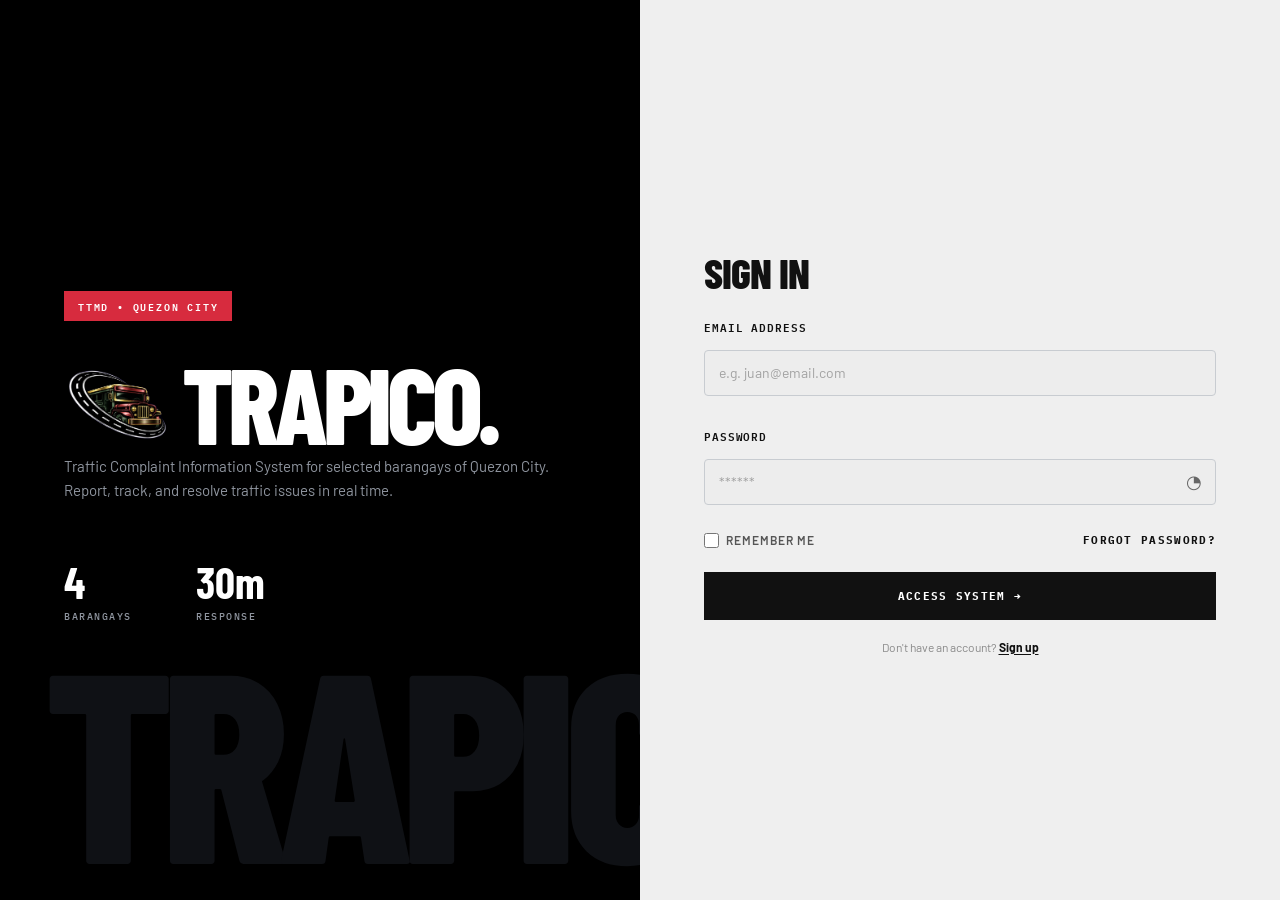
<file: index.html>
﻿<!DOCTYPE html>
<html lang="en">
<head>
  <meta charset="UTF-8" />
  <meta http-equiv="refresh" content="0; url=citizen-login.html" />
  <title>TRAPICO</title>
  <script>window.location.replace('citizen-login.html');</script>
</head>
<body></body>
</html>
</file>
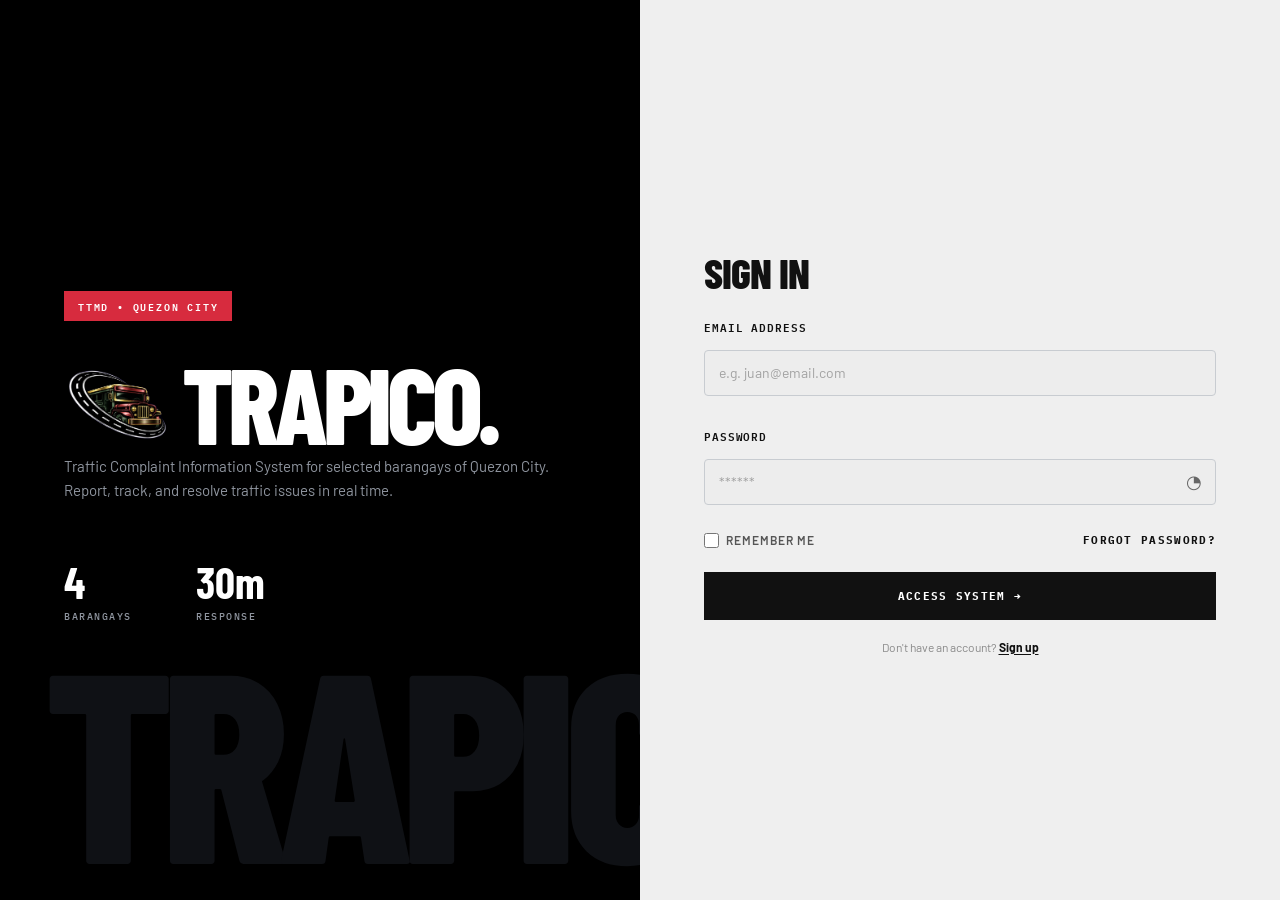
<file: citizen-login.html>
<!DOCTYPE html>
<html lang="en">
<head>
  <meta charset="UTF-8" />
  <meta name="viewport" content="width=device-width, initial-scale=1.0" />
  <title>TRAPICO — Login</title>
  <link rel="preconnect" href="https://fonts.googleapis.com" />
  <link rel="preconnect" href="https://fonts.gstatic.com" crossorigin />
  <link href="https://fonts.googleapis.com/css2?family=Barlow+Condensed:wght@300;400;500;600;700;800&family=IBM+Plex+Mono:wght@300;400;500;600&family=Barlow:wght@300;400;500;600&display=swap" rel="stylesheet" />
  <link rel="stylesheet" href="base.css?v=20260527k" />
  <link rel="stylesheet" href="login.css?v=20260527q" />
</head>
<body data-role="regular">


  

<div class="login-page">
  <section class="login-left">
    <div class="login-left-inner">
      <div class="login-badge">TTMD • QUEZON CITY</div>
      <div style="display:flex;align-items:center;gap:14px;margin-bottom:4px">
        <img src="/new-logo.png" alt="TRAPICO" style="height:78px;width:auto;flex-shrink:0;object-fit:contain" />
        <h1 class="login-title" style="margin:0">TRAPICO.</h1>
      </div>
      <p class="login-sub">Traffic Complaint Information System for selected barangays of Quezon City. Report, track, and resolve traffic issues in real time.</p>
      <div class="login-stats" aria-label="System highlights">
        <div class="login-stat-block">
          <span class="login-stat-val">4</span>
          <span class="login-stat-label">BARANGAYS</span>
        </div>
        <div class="login-stat-block">
          <span class="login-stat-val">30m</span>
          <span class="login-stat-label">RESPONSE</span>
        </div>
      </div>
      <div class="login-watermark" aria-hidden="true">TRAPICO.</div>
    </div>
  </section>

  <section class="login-right">
    <div class="login-panel">
      <h2 class="login-form-title">SIGN IN</h2>

      <div class="login-form">
        <div id="forgot-inline-notif" class="forgot-inline-notif hidden" aria-live="polite">
          <span>Password reset instructions will be sent to your registered account email.</span>
          <button type="button" class="forgot-inline-close" onclick="dismissForgotNotif()" aria-label="Dismiss notification">✕</button>
        </div>

        <div class="form-group login-field-group">
          <label class="login-label" for="login-user">EMAIL ADDRESS</label>
          <input id="login-user" class="login-input" type="email" placeholder="e.g. juan@email.com" autocomplete="email" />
        </div>

        <div class="form-group login-field-group">
          <label class="login-label" for="login-pass">PASSWORD</label>
          <div class="password-wrap">
            <input id="login-pass" class="login-input login-input-password" type="password" placeholder="******" autocomplete="current-password" />
            <button type="button" class="password-toggle" id="password-toggle" onclick="togglePasswordVisibility()" aria-label="Show password">◔</button>
          </div>
        </div>

        <div class="login-actions-row" style="display:flex;justify-content:space-between;align-items:center">
          <label style="display:flex;align-items:center;gap:7px;cursor:pointer;font-size:12px;font-weight:600;letter-spacing:0.08em;color:#555;user-select:none">
            <input type="checkbox" id="remember-me" style="width:15px;height:15px;cursor:pointer;accent-color:#111" />
            REMEMBER ME
          </label>
          <a href="#" class="forgot-link" onclick="openForgotModal(event)">FORGOT PASSWORD?</a>
        </div>

        <div id="login-error" class="login-error hidden">Email address and password are required.</div>
        <div id="lockout-notice" class="login-error hidden" style="background:#fff7e0;border-color:#e6a800;color:#7a5800"></div>

        <button class="login-submit" id="login-btn" onclick="doLogin()">ACCESS SYSTEM →</button>

        <div class="login-footer-copy">Don't have an account? <a href="/CITIZEN/citizen-signup.html" class="signup-link">Sign up</a></div>
      </div>
    </div>
  </section>

</div>

<div id="forgot-modal-overlay" class="login-modal-overlay hidden" onclick="closeForgotModal(event)" role="dialog" aria-modal="true" aria-labelledby="forgot-title">
  <div class="login-modal-card">
    <h3 id="forgot-title" class="login-modal-title">FORGOT PASSWORD</h3>
    <hr class="login-modal-divider" />
    <p class="login-modal-body">Enter your email address. We will send a working reset link to your registered email.</p>
    <div class="form-group login-field-group" style="margin-bottom:12px;">
      <label class="login-label" for="forgot-identifier">EMAIL ADDRESS</label>
      <input id="forgot-identifier" class="login-input" type="email" placeholder="e.g. juan@email.com" />
    </div>
    <div id="forgot-status" class="login-error hidden" style="margin-bottom:10px;"></div>
    <button type="button" class="login-modal-close" onclick="submitForgotPassword()">SEND RESET LINK</button>
    <button type="button" class="login-modal-close" style="margin-top:8px;background:#7d838c" onclick="closeForgotModal()">CLOSE</button>
  </div>
</div>

<script src="data.js?v=20260510d"></script>
<script src="api.js?v=20260510d"></script>
<script src="login.js?v=20260604d"></script>
</body>
</html>
</file>
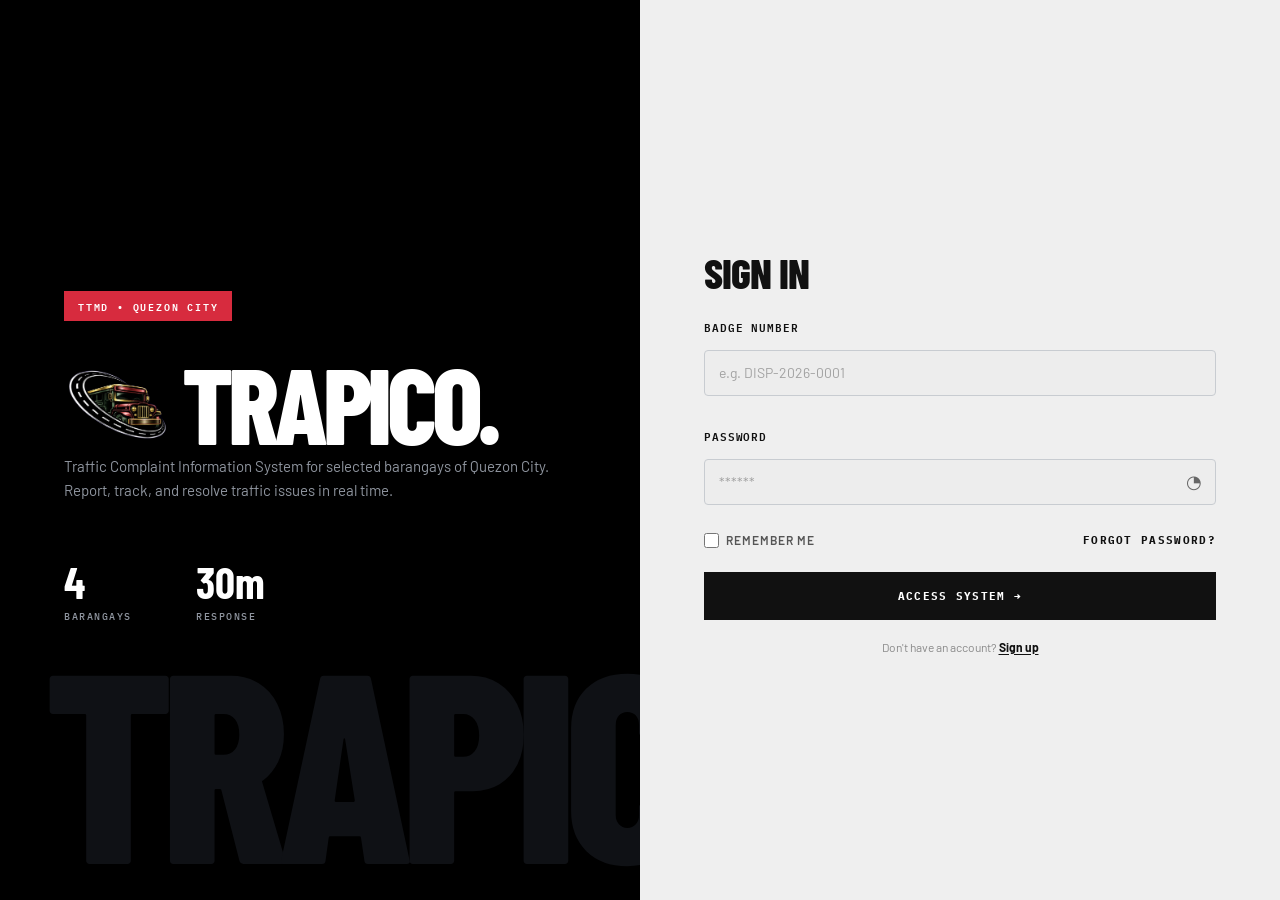
<file: dispatch-login.html>
<!DOCTYPE html>
<html lang="en">
<head>
  <meta charset="UTF-8" />
  <meta name="viewport" content="width=device-width, initial-scale=1.0" />
  <title>TRAPICO — Login</title>
  <link rel="preconnect" href="https://fonts.googleapis.com" />
  <link rel="preconnect" href="https://fonts.gstatic.com" crossorigin />
  <link href="https://fonts.googleapis.com/css2?family=Barlow+Condensed:wght@300;400;500;600;700;800&family=IBM+Plex+Mono:wght@300;400;500;600&family=Barlow:wght@300;400;500;600&display=swap" rel="stylesheet" />
  <link rel="stylesheet" href="base.css?v=20260527k" />
  <link rel="stylesheet" href="login.css?v=20260527q" />
</head>
<body data-role="dispatch">

<div class="login-page">
  <section class="login-left">
    <div class="login-left-inner">
      <div class="login-badge">TTMD • QUEZON CITY</div>
      <div style="display:flex;align-items:center;gap:14px;margin-bottom:4px">
        <img src="/new-logo.png" alt="TRAPICO" style="height:78px;width:auto;flex-shrink:0;object-fit:contain" />
        <h1 class="login-title" style="margin:0">TRAPICO.</h1>
      </div>
      <p class="login-sub">Traffic Complaint Information System for selected barangays of Quezon City. Report, track, and resolve traffic issues in real time.</p>
      <div class="login-stats" aria-label="System highlights">
        <div class="login-stat-block">
          <span class="login-stat-val">4</span>
          <span class="login-stat-label">BARANGAYS</span>
        </div>
        <div class="login-stat-block">
          <span class="login-stat-val">30m</span>
          <span class="login-stat-label">RESPONSE</span>
        </div>
      </div>
      <div class="login-watermark" aria-hidden="true">TRAPICO.</div>
    </div>
  </section>

  <section class="login-right">
    <div class="login-panel">
      <h2 class="login-form-title">SIGN IN</h2>

      <div class="login-form">
        <div id="forgot-inline-notif" class="forgot-inline-notif hidden" aria-live="polite">
          <span>Password reset instructions will be sent to your registered account email.</span>
          <button type="button" class="forgot-inline-close" onclick="dismissForgotNotif()" aria-label="Dismiss notification">✕</button>
        </div>


        <div class="form-group login-field-group">
          <label class="login-label" for="login-user">EMAIL OR BADGE NUMBER</label>
          <input id="login-user" class="login-input" type="text" placeholder="e.g. juan@email.com or DISP-2026-0001" autocomplete="username" />
        </div>


        <div class="form-group login-field-group">
          <label class="login-label" for="login-pass">PASSWORD</label>
          <div class="password-wrap">
            <input id="login-pass" class="login-input login-input-password" type="password" placeholder="******" autocomplete="current-password" />
            <button type="button" class="password-toggle" id="password-toggle" onclick="togglePasswordVisibility()" aria-label="Show password">◔</button>
          </div>
        </div>

        <div class="login-actions-row" style="display:flex;justify-content:space-between;align-items:center">
          <label style="display:flex;align-items:center;gap:7px;cursor:pointer;font-size:12px;font-weight:600;letter-spacing:0.08em;color:#555;user-select:none">
            <input type="checkbox" id="remember-me" style="width:15px;height:15px;cursor:pointer;accent-color:#111" />
            REMEMBER ME
          </label>
          <a href="#" class="forgot-link" onclick="openForgotModal(event)">FORGOT PASSWORD?</a>
        </div>

        <div id="login-error" class="login-error hidden">Email address or badge number and password are required.</div>

        <button class="login-submit" id="login-btn" onclick="doLogin()">ACCESS SYSTEM →</button>

        <div class="login-footer-copy">Don't have an account? <a href="DISPATCH/dispatch-signup.html" class="signup-link">Sign up</a></div>
      </div>
    </div>
  </section>

</div>

<div id="forgot-modal-overlay" class="login-modal-overlay hidden" onclick="closeForgotModal(event)" role="dialog" aria-modal="true" aria-labelledby="forgot-title">
  <div class="login-modal-card">
    <h3 id="forgot-title" class="login-modal-title">FORGOT PASSWORD</h3>
    <hr class="login-modal-divider" />
    <p class="login-modal-body">Enter your email address or badge number. We will send a working reset link to your registered email.</p>
    <div class="form-group login-field-group" style="margin-bottom:12px;">
      <label class="login-label" for="forgot-identifier">EMAIL OR BADGE NUMBER</label>
      <input id="forgot-identifier" class="login-input" type="text" placeholder="e.g. juan@email.com or DISP-2026-0001" />
    </div>
    <div id="forgot-status" class="login-error hidden" style="margin-bottom:10px;"></div>
    <button type="button" class="login-modal-close" onclick="submitForgotPassword()">SEND RESET LINK</button>
    <button type="button" class="login-modal-close" style="margin-top:8px;background:#7d838c" onclick="closeForgotModal()">CLOSE</button>
  </div>
</div>

<script src="data.js?v=20260510d"></script>
<script src="api.js?v=20260510d"></script>
<script src="login.js?v=20260604d"></script>
<script>
  (function removeDispatchHealthCheck() {
    function cleanup() {
      var wrap = document.getElementById('api-health-check-wrap');
      if (wrap) wrap.remove();

      var buttons = document.querySelectorAll('button');
      buttons.forEach(function (btn) {
        if ((btn.textContent || '').trim() === 'API HEALTH CHECK') {
          var parent = btn.parentElement;
          if (parent && (parent.style.position === 'fixed' || parent.style.zIndex === '9999')) {
            parent.remove();
          } else {
            btn.remove();
          }
        }
      });
    }

    if (document.readyState === 'loading') {
      document.addEventListener('DOMContentLoaded', cleanup);
    } else {
      cleanup();
    }

    setTimeout(cleanup, 50);
    setTimeout(cleanup, 250);
    setTimeout(cleanup, 800);
  })();
</script>
</body>
</html>
</file>
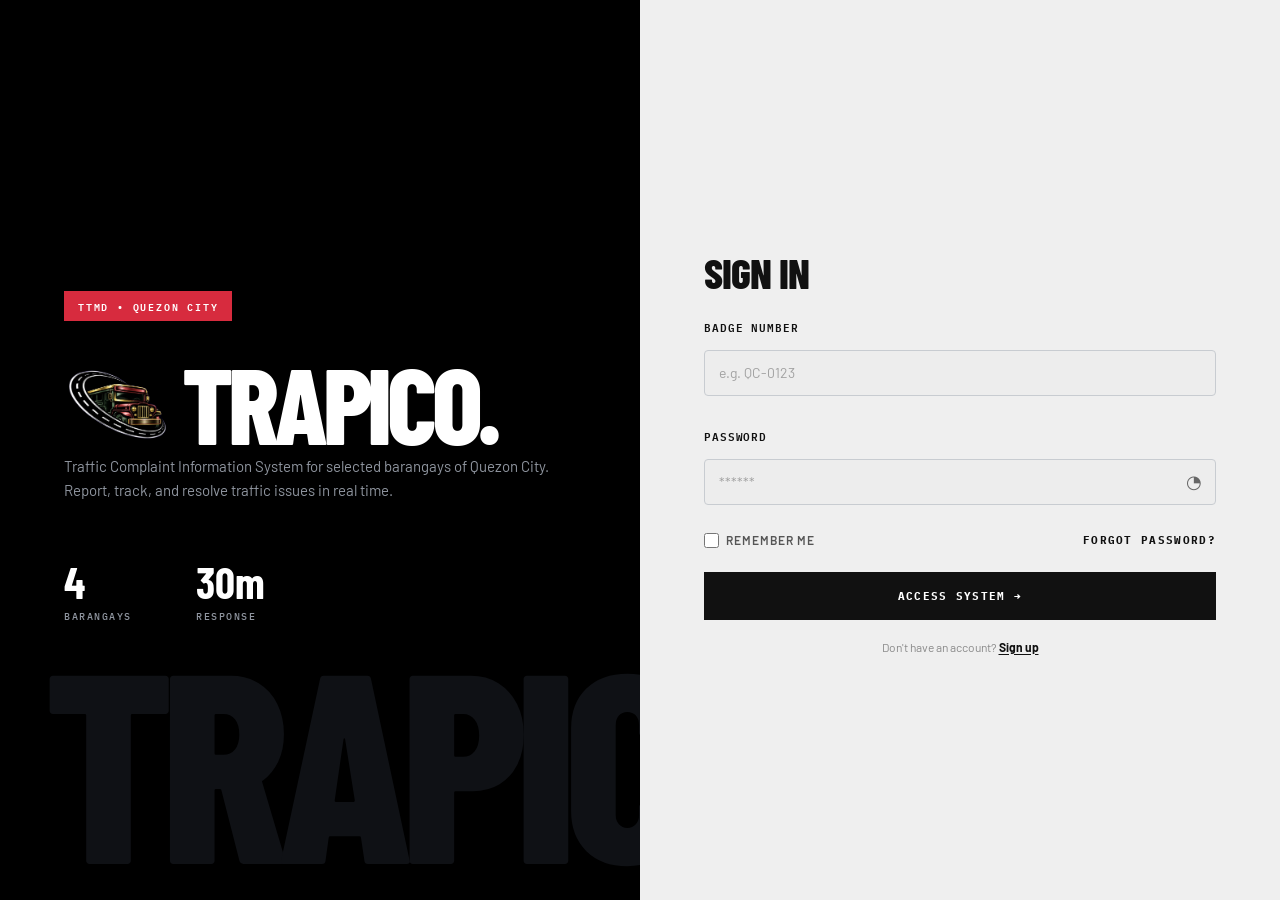
<file: field-login.html>
<!DOCTYPE html>
<html lang="en">
<head>
  <meta charset="UTF-8" />
  <meta name="viewport" content="width=device-width, initial-scale=1.0" />
  <title>TRAPICO — Login</title>
  <link rel="preconnect" href="https://fonts.googleapis.com" />
  <link rel="preconnect" href="https://fonts.gstatic.com" crossorigin />
  <link href="https://fonts.googleapis.com/css2?family=Barlow+Condensed:wght@300;400;500;600;700;800&family=IBM+Plex+Mono:wght@300;400;500;600&family=Barlow:wght@300;400;500;600&display=swap" rel="stylesheet" />
  <link rel="stylesheet" href="base.css?v=20260527k" />
  <link rel="stylesheet" href="login.css?v=20260527q" />
</head>
<body data-role="field">

<div class="login-page">
  <section class="login-left">
    <div class="login-left-inner">
      <div class="login-badge">TTMD • QUEZON CITY</div>
      <div style="display:flex;align-items:center;gap:14px;margin-bottom:4px">
        <img src="/new-logo.png" alt="TRAPICO" style="height:78px;width:auto;flex-shrink:0;object-fit:contain" />
        <h1 class="login-title" style="margin:0">TRAPICO.</h1>
      </div>
      <p class="login-sub">Traffic Complaint Information System for selected barangays of Quezon City. Report, track, and resolve traffic issues in real time.</p>
      <div class="login-stats" aria-label="System highlights">
        <div class="login-stat-block">
          <span class="login-stat-val">4</span>
          <span class="login-stat-label">BARANGAYS</span>
        </div>
        <div class="login-stat-block">
          <span class="login-stat-val">30m</span>
          <span class="login-stat-label">RESPONSE</span>
        </div>
      </div>
      <div class="login-watermark" aria-hidden="true">TRAPICO.</div>
    </div>
  </section>

  <section class="login-right">
    <div class="login-panel">
      <h2 class="login-form-title">SIGN IN</h2>

      <div class="login-form">
        <div id="forgot-inline-notif" class="forgot-inline-notif hidden" aria-live="polite">
          <span>Password reset instructions will be sent to your registered account email.</span>
          <button type="button" class="forgot-inline-close" onclick="dismissForgotNotif()" aria-label="Dismiss notification">✕</button>
        </div>

        <div class="form-group login-field-group">
          <label class="login-label" for="login-user">EMAIL OR BADGE NUMBER</label>
          <input id="login-user" class="login-input" type="text" placeholder="e.g. juan@email.com or QC-0123" autocomplete="username" />
        </div>

        <div class="form-group login-field-group">
          <label class="login-label" for="login-pass">PASSWORD</label>
          <div class="password-wrap">
            <input id="login-pass" class="login-input login-input-password" type="password" placeholder="******" autocomplete="current-password" />
            <button type="button" class="password-toggle" id="password-toggle" onclick="togglePasswordVisibility()" aria-label="Show password">◔</button>
          </div>
        </div>

        <div class="login-actions-row" style="display:flex;justify-content:space-between;align-items:center">
          <label style="display:flex;align-items:center;gap:7px;cursor:pointer;font-size:12px;font-weight:600;letter-spacing:0.08em;color:#555;user-select:none">
            <input type="checkbox" id="remember-me" style="width:15px;height:15px;cursor:pointer;accent-color:#111" />
            REMEMBER ME
          </label>
          <a href="#" class="forgot-link" onclick="openForgotModal(event)">FORGOT PASSWORD?</a>
        </div>

        <div id="login-error" class="login-error hidden">Email address or badge number and password are required.</div>

        <button class="login-submit" id="login-btn" onclick="doLogin()">ACCESS SYSTEM →</button>

        <div class="login-footer-copy">Don't have an account? <a href="field-signup.html" class="signup-link">Sign up</a></div>
      </div>
    </div>
  </section>

</div>

<div id="forgot-modal-overlay" class="login-modal-overlay hidden" onclick="closeForgotModal(event)" role="dialog" aria-modal="true" aria-labelledby="forgot-title">
  <div class="login-modal-card">
    <h3 id="forgot-title" class="login-modal-title">FORGOT PASSWORD</h3>
    <hr class="login-modal-divider" />
    <p class="login-modal-body">Enter your email address or badge number. We will send a working reset link to your registered email.</p>
    <div class="form-group login-field-group" style="margin-bottom:12px;">
      <label class="login-label" for="forgot-identifier">EMAIL OR BADGE NUMBER</label>
      <input id="forgot-identifier" class="login-input" type="text" placeholder="e.g. juan@email.com or QC-0123" />
    </div>
    <div id="forgot-status" class="login-error hidden" style="margin-bottom:10px;"></div>
    <button type="button" class="login-modal-close" onclick="submitForgotPassword()">SEND RESET LINK</button>
    <button type="button" class="login-modal-close" style="margin-top:8px;background:#7d838c" onclick="closeForgotModal()">CLOSE</button>
  </div>
</div>

<script src="data.js?v=20260510d"></script>
<script src="api.js?v=20260510d"></script>
<script src="login.js?v=20260604d"></script>
<script>
  (function removeFieldHealthCheck() {
    function cleanup() {
      var wrap = document.getElementById('api-health-check-wrap');
      if (wrap) wrap.remove();

      var buttons = document.querySelectorAll('button');
      buttons.forEach(function (btn) {
        if ((btn.textContent || '').trim() === 'API HEALTH CHECK') {
          var parent = btn.parentElement;
          if (parent && (parent.style.position === 'fixed' || parent.style.zIndex === '9999')) {
            parent.remove();
          } else {
            btn.remove();
          }
        }
      });
    }

    if (document.readyState === 'loading') {
      document.addEventListener('DOMContentLoaded', cleanup);
    } else {
      cleanup();
    }

    setTimeout(cleanup, 50);
    setTimeout(cleanup, 250);
    setTimeout(cleanup, 800);
  })();
</script>
</body>
</html>
</file>
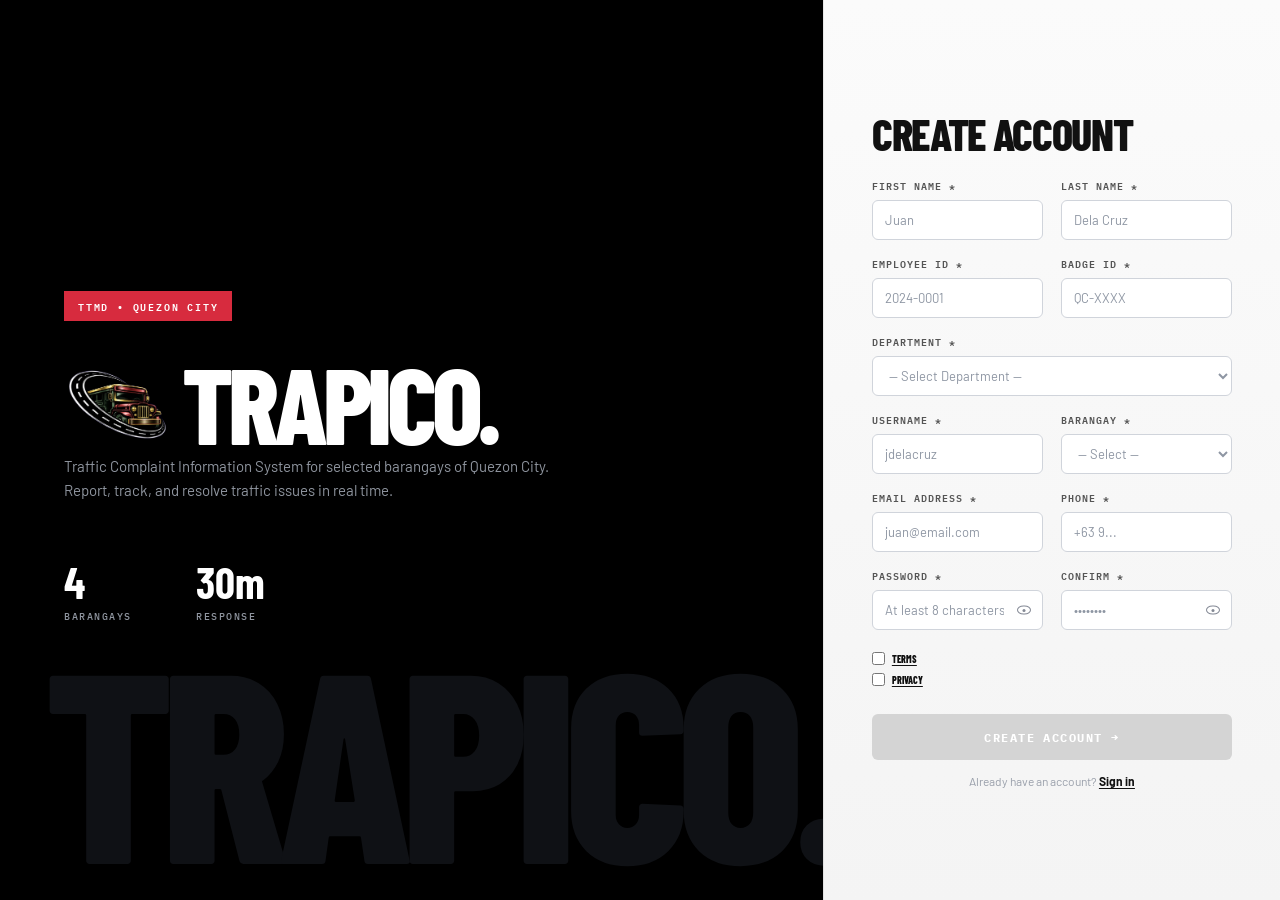
<file: field-signup.html>
<!DOCTYPE html>
<html lang="en">
<head>
  <meta charset="UTF-8" />
  <meta name="viewport" content="width=device-width, initial-scale=1.0" />
  <title>TRAPICO — Create Account</title>
  <link rel="preconnect" href="https://fonts.googleapis.com" />
  <link rel="preconnect" href="https://fonts.gstatic.com" crossorigin />
  <link href="https://fonts.googleapis.com/css2?family=Barlow+Condensed:wght@300;400;500;600;700;800&family=IBM+Plex+Mono:wght@300;400;500;600&family=Barlow:wght@300;400;500;600&display=swap" rel="stylesheet" />
  <link rel="stylesheet" href="base.css?v=20260510b" />
  <link rel="stylesheet" href="login.css?v=20260527q" />
  <link rel="stylesheet" href="signup.css?v=20260527q" />
</head>
<body data-role="field">

<div class="login-page su-page">

  <section class="login-left" aria-label="TRAPICO overview">
    <div class="login-left-inner">
      <div class="login-badge">TTMD • QUEZON CITY</div>
      <div style="display:flex;align-items:center;gap:14px;margin-bottom:4px">
        <img src="/new-logo.png" alt="TRAPICO" style="height:78px;width:auto;flex-shrink:0;object-fit:contain" />
        <h1 class="login-title" style="margin:0">TRAPICO.</h1>
      </div>
      <p class="login-sub">Traffic Complaint Information System for selected barangays of Quezon City. Report, track, and resolve traffic issues in real time.</p>
      <div class="login-stats" aria-label="System highlights">
        <div class="login-stat-block">
          <span class="login-stat-val">4</span>
          <span class="login-stat-label">BARANGAYS</span>
        </div>
        <div class="login-stat-block">
          <span class="login-stat-val">30m</span>
          <span class="login-stat-label">RESPONSE</span>
        </div>
      </div>
      <div class="login-watermark" aria-hidden="true">TRAPICO.</div>
    </div>
  </section>

  <section class="su-right" aria-label="Create account">
    <div class="su-wrap">
      <h2 class="su-title">CREATE ACCOUNT</h2>

      <form id="dispatch-signup" class="su-form" autocomplete="off" onsubmit="return false" novalidate>
        <div class="su-grid">
          <div class="su-field">
            <label class="su-label" for="dis-firstname">FIRST NAME *</label>
            <input id="dis-firstname" class="su-input" type="text" placeholder="Juan" autocomplete="given-name" />
          </div>

          <div class="su-field">
            <label class="su-label" for="dis-lastname">LAST NAME *</label>
            <input id="dis-lastname" class="su-input" type="text" placeholder="Dela Cruz" autocomplete="family-name" />
          </div>

          <div class="su-field">
            <label class="su-label" for="dis-employeeid">EMPLOYEE ID *</label>
            <input id="dis-employeeid" class="su-input" type="text" placeholder="2024-0001" autocomplete="off" />
          </div>

          <div class="su-field">
            <label class="su-label" for="dis-badgeid">BADGE ID *</label>
            <input id="dis-badgeid" class="su-input" type="text" placeholder="QC-XXXX" autocomplete="off" />
          </div>

          <div class="su-field su-col-full">
            <label class="su-label" for="dis-department">DEPARTMENT *</label>
            <select id="dis-department" class="su-input su-select-native" name="department" required>
              <option value="">-- Select Department --</option>
              <option value="department 1">Department 1</option>
              <option value="department 2">Department 2</option>
              <option value="department 3">Department 3</option>
            </select>
          </div>

          <div class="su-field">
            <label class="su-label" for="dis-username">USERNAME *</label>
            <input id="dis-username" class="su-input" type="text" placeholder="jdelacruz" autocomplete="username" />
          </div>

          <div class="su-field">
            <label class="su-label" for="dis-brgy">BARANGAY *</label>
            <select id="dis-brgy" class="su-input su-select-native" name="barangay" required>
              <option value="">-- Select --</option>
              <option value="Commonwealth">Commonwealth</option>
              <option value="Batasan Hills">Batasan Hills</option>
              <option value="Central">Central</option>
              <option value="Sto. Cristo">Sto. Cristo</option>
            </select>
          </div>

          <div class="su-field">
            <label class="su-label" for="dis-email">EMAIL ADDRESS *</label>
            <input id="dis-email" class="su-input" type="email" placeholder="juan@email.com" autocomplete="email" />
          </div>

          <div class="su-field">
            <label class="su-label" for="dis-phone">PHONE *</label>
            <input id="dis-phone" class="su-input" type="tel" placeholder="+63 9..." autocomplete="tel" />
          </div>

          <div class="su-field">
            <label class="su-label" for="dis-password">PASSWORD *</label>
            <div class="su-pw-wrap">
              <input id="dis-password" class="su-input su-pw-input" type="password" placeholder="At least 8 characters, 1 uppercase, 1 number" autocomplete="new-password" />
              <button class="su-pw-toggle" type="button" id="dis-pw-toggle" onclick="toggleSuPassword('dis-password','dis-pw-toggle')" aria-label="Show password">
                <span class="su-eye-icon" aria-hidden="true"></span>
              </button>
            </div>
          </div>

          <div class="su-field">
            <label class="su-label" for="dis-confirm">CONFIRM *</label>
            <div class="su-pw-wrap">
              <input id="dis-confirm" class="su-input su-pw-input" type="password" placeholder="••••••••" autocomplete="new-password" />
              <button class="su-pw-toggle" type="button" id="dis-confirm-toggle" onclick="toggleSuPassword('dis-confirm','dis-confirm-toggle')" aria-label="Show confirm password">
                <span class="su-eye-icon" aria-hidden="true"></span>
              </button>
            </div>
          </div>
        </div>

        <div class="su-legal su-legal-inline">
          <label class="su-check-row">
            <input type="checkbox" id="dis-terms" class="su-checkbox" onchange="updateSubmitState()" />
            <span class="su-check-label"><button type="button" class="su-legal-link" onclick="openLegalModal('terms')">TERMS</button></span>
          </label>

          <label class="su-check-row">
            <input type="checkbox" id="dis-privacy" class="su-checkbox" onchange="updateSubmitState()" />
            <span class="su-check-label"><button type="button" class="su-legal-link" onclick="openLegalModal('privacy')">PRIVACY</button></span>
          </label>
        </div>

        <div id="dis-error" class="su-error hidden" role="alert"></div>

        <button type="button" class="su-submit su-submit-disabled" id="dis-submit" disabled onclick="submitDispatchSignup()">CREATE ACCOUNT →</button>
      </form>

      <div class="su-footer-link">Already have an account? <a href="/field-login.html">Sign in</a></div>
    </div>
  </section>

</div>

<div class="legal-backdrop hidden" id="legal-backdrop" onclick="handleBackdropClick(event)" role="dialog" aria-modal="true" aria-labelledby="legal-modal-head">
  <div class="legal-modal" id="legal-modal">
    <div class="legal-modal-head" id="legal-modal-head">TERMS AND CONDITIONS</div>
    <hr class="legal-divider" />
    <div class="legal-modal-body" id="legal-modal-body"></div>
    <button class="legal-accept" type="button" onclick="acceptModal()">ACCEPT AND CLOSE</button>
  </div>
</div>

<script src="data.js?v=20260526b"></script>
<script src="api.js?v=20260526b"></script>
<script src="signup.js?v=20260526b"></script>
<script>
  (function removeFieldHealthCheck() {
    function cleanup() {
      var wrap = document.getElementById('api-health-check-wrap');
      if (wrap) wrap.remove();

      var buttons = document.querySelectorAll('button');
      buttons.forEach(function (btn) {
        if ((btn.textContent || '').trim() === 'API HEALTH CHECK') {
          var parent = btn.parentElement;
          if (parent && (parent.style.position === 'fixed' || parent.style.zIndex === '9999')) {
            parent.remove();
          } else {
            btn.remove();
          }
        }
      });
    }

    if (document.readyState === 'loading') {
      document.addEventListener('DOMContentLoaded', cleanup);
    } else {
      cleanup();
    }

    setTimeout(cleanup, 50);
    setTimeout(cleanup, 250);
    setTimeout(cleanup, 800);
  })();
</script>
</body>
</html>
</file>
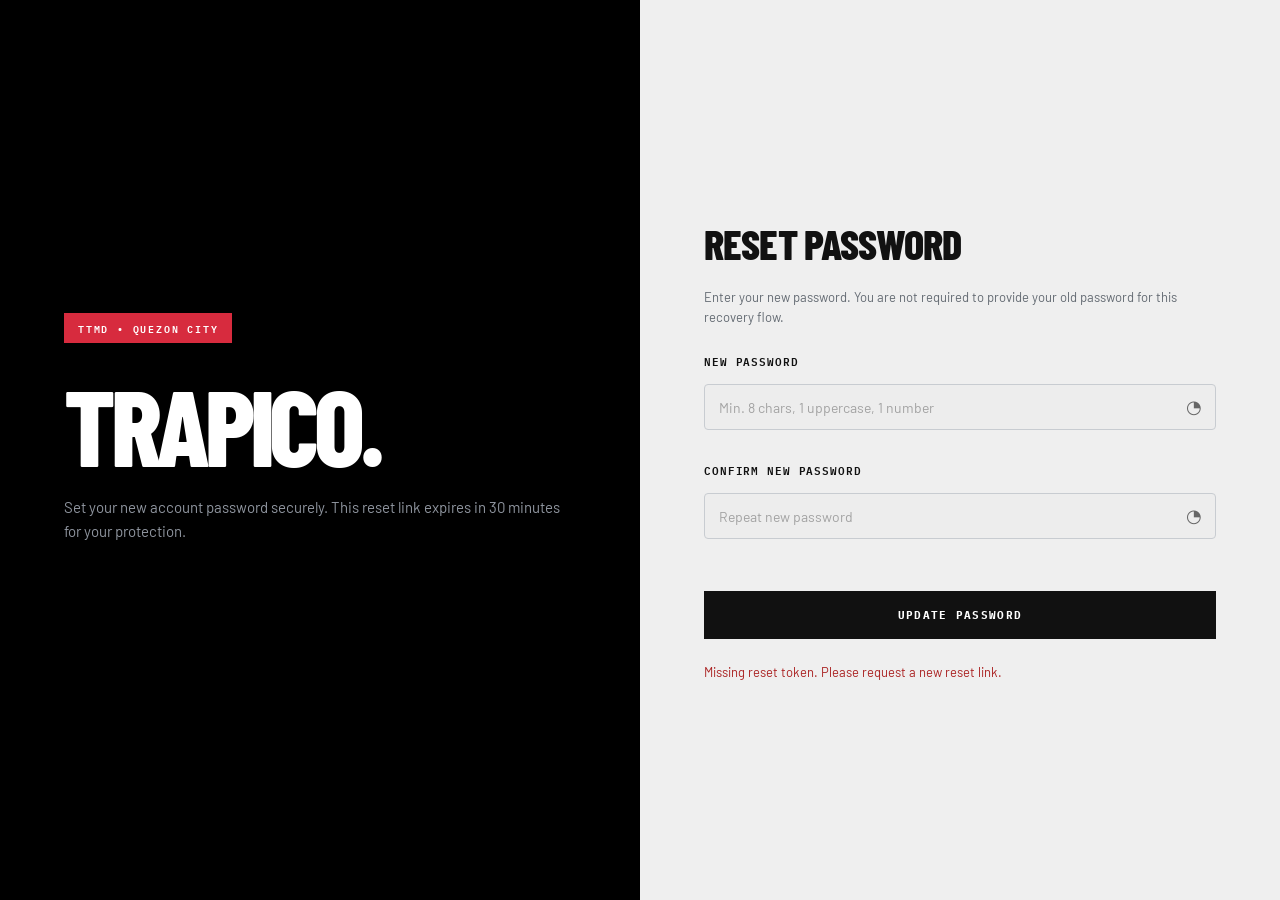
<file: reset-password.html>
<!DOCTYPE html>
<html lang="en">
<head>
  <meta charset="UTF-8" />
  <meta name="viewport" content="width=device-width, initial-scale=1.0" />
  <title>TRAPICO — Reset Password</title>
  <link rel="preconnect" href="https://fonts.googleapis.com" />
  <link rel="preconnect" href="https://fonts.gstatic.com" crossorigin />
  <link href="https://fonts.googleapis.com/css2?family=Barlow+Condensed:wght@300;400;500;600;700;800&family=IBM+Plex+Mono:wght@300;400;500;600&family=Barlow:wght@300;400;500;600&display=swap" rel="stylesheet" />
  <link rel="stylesheet" href="base.css?v=20260510c" />
  <link rel="stylesheet" href="login.css?v=20260510c" />
  <style>
    .reset-wrap { width: min(100%, 420px); }
    .reset-note { color: #636a72; font-size: 13px; line-height: 1.5; margin-bottom: 10px; }
    .reset-status { margin-top: 10px; font-size: 13px; line-height: 1.45; }
    .reset-status.error { color: #aa2222; }
    .reset-status.success { color: #0b6b3a; }
    .reset-actions { display: flex; gap: 10px; margin-top: 12px; }
    .reset-actions .login-submit { margin-top: 0; }
  </style>
</head>
<body data-role="regular">

<div class="login-page">
  <section class="login-left">
    <div class="login-left-inner">
      <div class="login-badge">TTMD • QUEZON CITY</div>
      <h1 class="login-title">TRAPICO.</h1>
      <p class="login-sub">Set your new account password securely. This reset link expires in 30 minutes for your protection.</p>
    </div>
  </section>

  <section class="login-right">
    <div class="login-panel reset-wrap">
      <h2 class="login-form-title">RESET PASSWORD</h2>
      <div class="login-form">
        <p class="reset-note">Enter your new password. You are not required to provide your old password for this recovery flow.</p>

        <div class="form-group login-field-group">
          <label class="login-label" for="reset-new">NEW PASSWORD</label>
          <div class="password-wrap">
            <input id="reset-new" class="login-input login-input-password" type="password" placeholder="Min. 8 chars, 1 uppercase, 1 number" autocomplete="new-password" />
            <button type="button" class="password-toggle" id="toggle-new" aria-label="Show password">◔</button>
          </div>
        </div>

        <div class="form-group login-field-group">
          <label class="login-label" for="reset-confirm">CONFIRM NEW PASSWORD</label>
          <div class="password-wrap">
            <input id="reset-confirm" class="login-input login-input-password" type="password" placeholder="Repeat new password" autocomplete="new-password" />
            <button type="button" class="password-toggle" id="toggle-confirm" aria-label="Show password">◔</button>
          </div>
        </div>

        <div class="reset-actions">
          <button class="login-submit" id="reset-btn" type="button">UPDATE PASSWORD</button>
        </div>
        <div class="reset-status" id="reset-status" aria-live="polite"></div>
      </div>
    </div>
  </section>
</div>

<script src="api.js?v=20260510c"></script>
<script>
  (function () {
    const params = new URLSearchParams(window.location.search);
    const token = (params.get('token') || '').trim();
    const role = (params.get('role') || '').trim();
    const statusEl = document.getElementById('reset-status');
    const btn = document.getElementById('reset-btn');
    const newInput = document.getElementById('reset-new');
    const confirmInput = document.getElementById('reset-confirm');

    function showStatus(msg, isError) {
      statusEl.textContent = msg;
      statusEl.className = 'reset-status ' + (isError ? 'error' : 'success');
    }

    function toggle(inputId, buttonId) {
      const input = document.getElementById(inputId);
      const btnEl = document.getElementById(buttonId);
      const showing = input.type === 'text';
      input.type = showing ? 'password' : 'text';
      btnEl.textContent = showing ? '◔' : '◕';
      btnEl.setAttribute('aria-label', showing ? 'Show password' : 'Hide password');
    }

    document.getElementById('toggle-new').addEventListener('click', function () { toggle('reset-new', 'toggle-new'); });
    document.getElementById('toggle-confirm').addEventListener('click', function () { toggle('reset-confirm', 'toggle-confirm'); });

    if (!token) {
      showStatus('Missing reset token. Please request a new reset link.', true);
      btn.disabled = true;
      return;
    }

    apiFetch('password_reset.php', { action: 'validateToken', token, role }, 'POST')
      .then(function () {
        showStatus('Reset link verified. You can now set a new password.', false);
      })
      .catch(function (error) {
        showStatus(error.message || 'This reset link is invalid or expired.', true);
        btn.disabled = true;
      });

    btn.addEventListener('click', async function () {
      const nw = (newInput.value || '').trim();
      const cf = (confirmInput.value || '').trim();

      if (!nw || !cf) {
        showStatus('Please complete both password fields.', true);
        return;
      }
      if (nw !== cf) {
        showStatus('Passwords do not match.', true);
        return;
      }
      if (nw.length < 8 || !/[A-Z]/.test(nw) || !/\d/.test(nw)) {
        showStatus('Password must be at least 8 characters with 1 uppercase letter and 1 number.', true);
        return;
      }

      btn.disabled = true;
      btn.textContent = 'UPDATING...';
      try {
        const resp = await apiFetch('password_reset.php', {
          action: 'resetPassword',
          token,
          role,
          newPassword: nw,
        }, 'POST');

        const roleTag = (resp && resp.updatedRole) ? (' Role: ' + resp.updatedRole + '.') : '';
        showStatus((resp.message || 'Password reset successful. Redirecting to sign in...') + roleTag, false);
        const loginMap = {
          regular: 'citizen-login.html',
          dispatch: 'dispatch-login.html',
          field: 'field-login.html',
        };
        setTimeout(function () {
          window.location.href = loginMap[role] || 'index.html';
        }, 1200);
      } catch (error) {
        showStatus(error.message || 'Unable to reset password right now.', true);
        btn.disabled = false;
        btn.textContent = 'UPDATE PASSWORD';
      }
    });
  })();
</script>
</body>
</html>
</file>
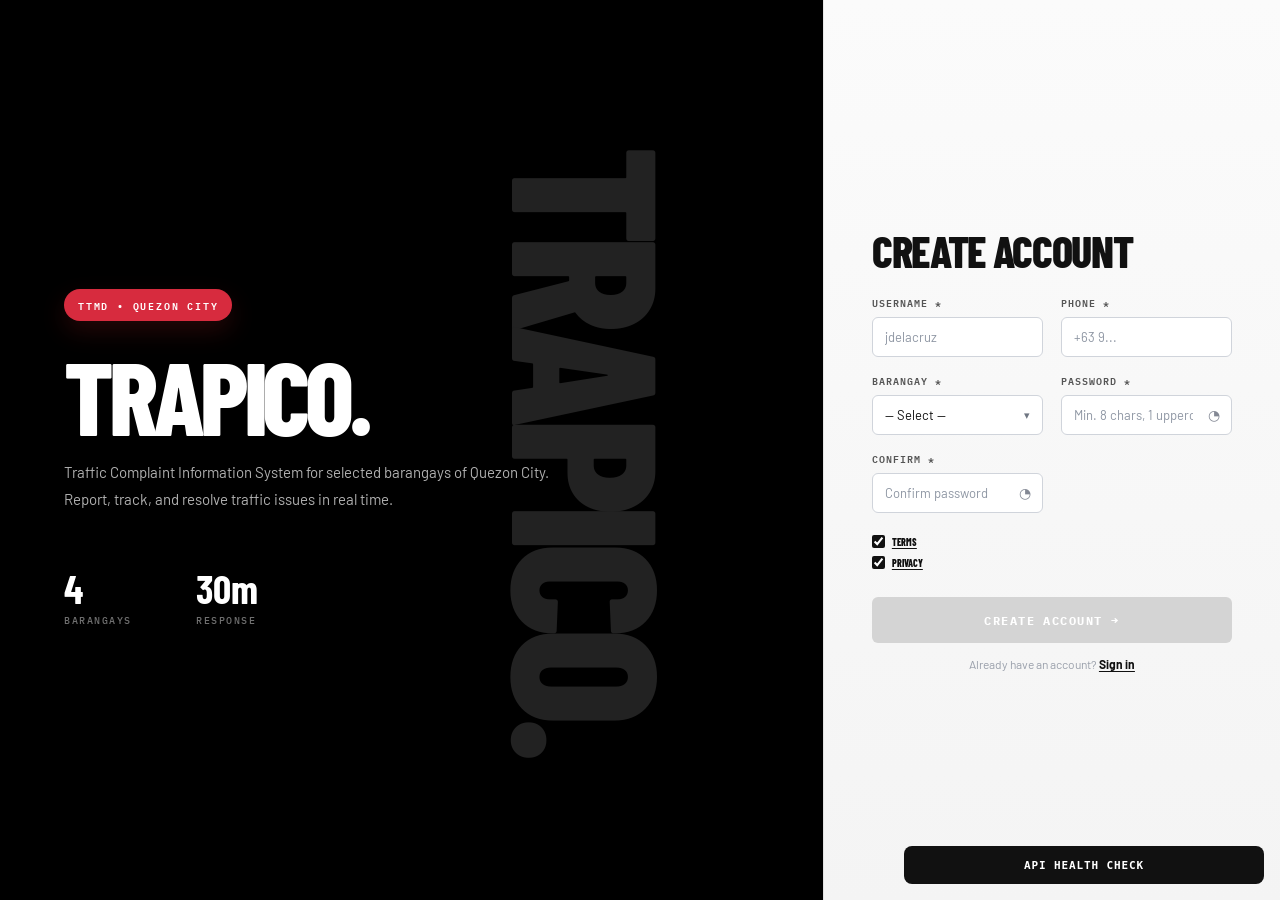
<file: signup.html>
<!DOCTYPE html>
<html lang="en">
<head>
  <meta charset="UTF-8" />
  <meta name="viewport" content="width=device-width, initial-scale=1.0" />
  <title>TRAPICO — Create Account</title>
  <link rel="preconnect" href="https://fonts.googleapis.com" />
  <link rel="preconnect" href="https://fonts.gstatic.com" crossorigin />
  <link href="https://fonts.googleapis.com/css2?family=Barlow+Condensed:wght@300;400;500;600;700;800&family=IBM+Plex+Mono:wght@300;400;500;600&family=Barlow:wght@300;400;500;600&display=swap" rel="stylesheet" />
  <link rel="stylesheet" href="base.css?v=20260526b" />
  <link rel="stylesheet" href="login.css?v=20260526b" />
  <link rel="stylesheet" href="signup.css?v=20260526b" />
</head>
<body>

<div class="login-page su-page">

  <!-- ── LEFT PANEL (identical to login) ── -->
  <section class="login-left" aria-label="TRAPICO overview">
    <div class="login-left-inner">
      <div class="login-badge">TTMD • QUEZON CITY</div>
      <h1 class="login-title">TRAPICO.</h1>
      <p class="login-sub">Traffic Complaint Information System for selected barangays of Quezon City. Report, track, and resolve traffic issues in real time.</p>
      <div class="login-stats" aria-label="System highlights">
        <div class="login-stat-block">
          <span class="login-stat-val">4</span>
          <span class="login-stat-label">BARANGAYS</span>
        </div>
        <div class="login-stat-block">
          <span class="login-stat-val">30m</span>
          <span class="login-stat-label">RESPONSE</span>
        </div>
      </div>
      <div class="login-watermark" aria-hidden="true">TRAPICO.</div>
    </div>
  </section>

  <section class="su-right" aria-label="Create account">
    <div class="su-wrap">
      <h2 class="su-title">CREATE ACCOUNT</h2>

      <form id="dispatch-signup" class="su-form" autocomplete="off" onsubmit="return false" novalidate>
        <div class="su-grid">
          <div class="su-field">
            <label class="su-label" for="dis-username">USERNAME *</label>
            <input id="dis-username" class="su-input" type="text" placeholder="jdelacruz" autocomplete="username" />
          </div>

          <div class="su-field">
            <label class="su-label" for="dis-phone">PHONE *</label>
            <input id="dis-phone" class="su-input" type="tel" placeholder="+63 9..." autocomplete="tel" />
          </div>

          <div class="su-field">
            <label class="su-label">BARANGAY *</label>
            <div class="su-select-wrap" id="dis-brgy-wrap">
              <button class="su-select-btn" id="dis-brgy-btn" type="button" onclick="toggleDropdown('dis-brgy')" aria-haspopup="listbox" aria-expanded="false">
                <span class="su-select-val" id="dis-brgy-val">-- Select --</span>
                <span class="su-select-arrow" aria-hidden="true">▾</span>
              </button>
              <ul class="su-select-list hidden" id="dis-brgy-list" role="listbox">
                <li class="su-option su-option-disabled" aria-disabled="true">-- Select --</li>
                <li class="su-option" role="option" onclick="selectOption('dis-brgy','Commonwealth')">Commonwealth</li>
                <li class="su-option" role="option" onclick="selectOption('dis-brgy','Batasan Hills')">Batasan Hills</li>
                <li class="su-option" role="option" onclick="selectOption('dis-brgy','Central')">Central</li>
                <li class="su-option" role="option" onclick="selectOption('dis-brgy','Sto. Cristo')">Sto. Cristo</li>
              </ul>
              <input type="hidden" id="dis-brgy-input" name="barangay" />
            </div>
          </div>

          <div class="su-field">
            <label class="su-label" for="dis-password">PASSWORD *</label>
            <div class="su-pw-wrap">
              <input id="dis-password" class="su-input su-pw-input" type="password" placeholder="Min. 8 chars, 1 uppercase," autocomplete="new-password" />
              <button class="su-pw-toggle" type="button" id="dis-pw-toggle" onclick="toggleSuPassword('dis-password','dis-pw-toggle')" aria-label="Show password">◔</button>
            </div>
          </div>

          <div class="su-field">
            <label class="su-label" for="dis-confirm">CONFIRM *</label>
            <div class="su-pw-wrap">
              <input id="dis-confirm" class="su-input su-pw-input" type="password" placeholder="Confirm password" autocomplete="new-password" />
              <button class="su-pw-toggle" type="button" id="dis-confirm-toggle" onclick="toggleSuPassword('dis-confirm','dis-confirm-toggle')" aria-label="Show confirm password">◔</button>
            </div>
          </div>
        </div>

        <div class="su-legal su-legal-inline">
          <label class="su-check-row">
            <input type="checkbox" id="dis-terms" class="su-checkbox" checked onchange="updateSubmitState()" />
            <span class="su-check-label"><button type="button" class="su-legal-link" onclick="openLegalModal('terms')">TERMS</button></span>
          </label>

          <label class="su-check-row">
            <input type="checkbox" id="dis-privacy" class="su-checkbox" checked onchange="updateSubmitState()" />
            <span class="su-check-label"><button type="button" class="su-legal-link" onclick="openLegalModal('privacy')">PRIVACY</button></span>
          </label>
        </div>

        <div id="dis-error" class="su-error hidden" role="alert"></div>

        <button type="submit" class="su-submit su-submit-disabled" id="dis-submit" disabled onclick="submitDispatchSignup()">CREATE ACCOUNT →</button>
      </form>

      <div class="su-footer-link">Already have an account? <a href="index.html">Sign in</a></div>
    </div>
  </section>

</div>

<!-- ══════════════════════════════════════════════
     LEGAL MODAL OVERLAY
     ══════════════════════════════════════════════ -->
<div class="legal-backdrop hidden" id="legal-backdrop" onclick="handleBackdropClick(event)" role="dialog" aria-modal="true" aria-labelledby="legal-modal-head">
  <div class="legal-modal" id="legal-modal">
    <div class="legal-modal-head" id="legal-modal-head">TERMS AND CONDITIONS</div>
    <hr class="legal-divider" />
    <div class="legal-modal-body" id="legal-modal-body"></div>
    <button class="legal-accept" type="button" onclick="acceptModal()">ACCEPT AND CLOSE</button>
  </div>
</div>

<script src="data.js?v=20260526b"></script>
<script src="api.js?v=20260526b"></script>
<script src="signup.js?v=20260526b"></script>
</body>
</html>
</file>
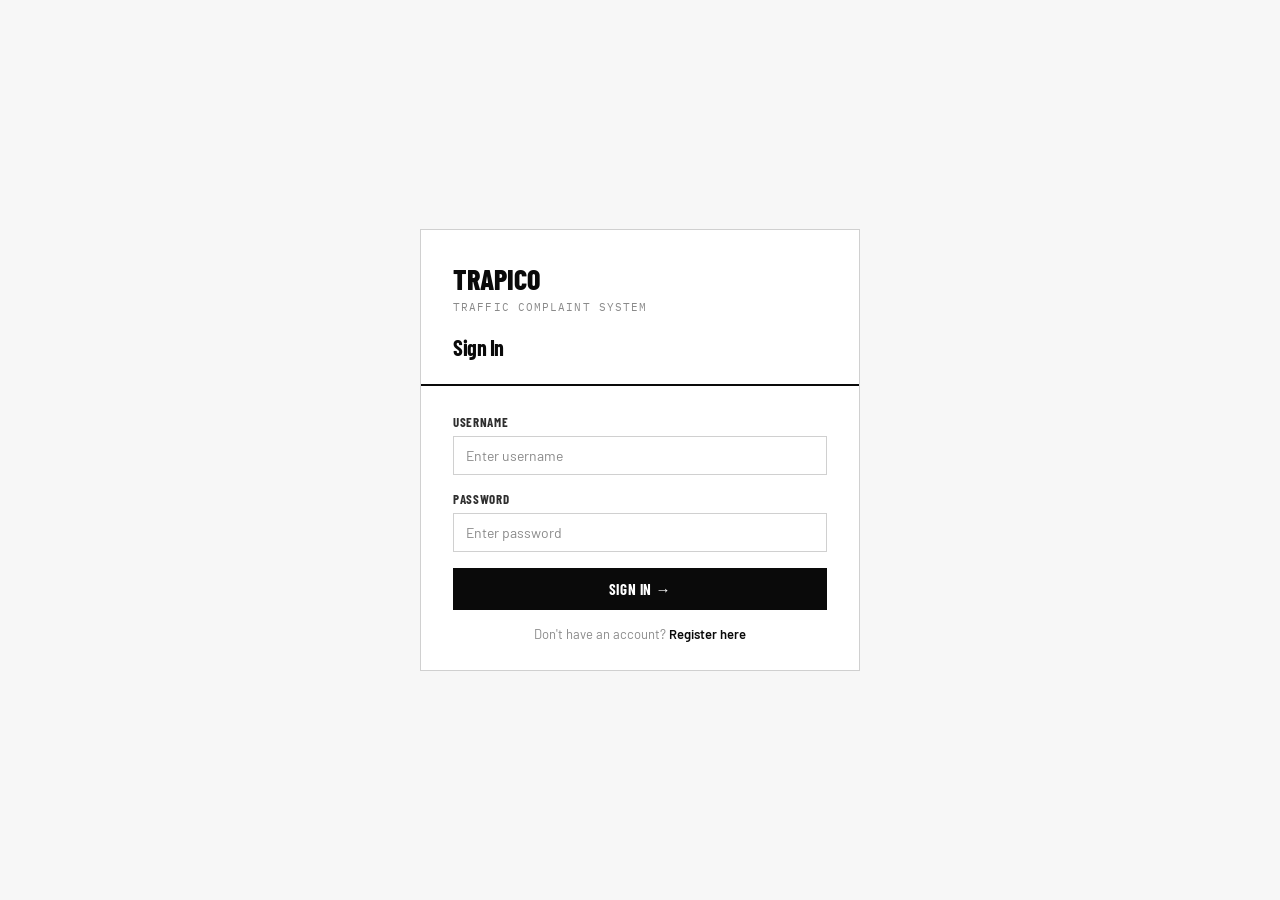
<file: trapico.html>
<!DOCTYPE html>
<html lang="en">
<head>
<meta charset="UTF-8"/>
<meta name="viewport" content="width=device-width, initial-scale=1.0"/>
<title>TRAPICO — Traffic Complaint System</title>
<link rel="preconnect" href="https://fonts.googleapis.com"/>
<link rel="preconnect" href="https://fonts.gstatic.com" crossorigin/>
<link href="https://fonts.googleapis.com/css2?family=Barlow+Condensed:wght@300;400;500;600;700;800&family=IBM+Plex+Mono:wght@300;400;500;600&family=Barlow:wght@300;400;500;600&display=swap" rel="stylesheet"/>
<!-- Leaflet loaded inline via CDN with fallback handled in JS -->
<style>
/* ============================================================
   TRAPICO — Complete Styles
   ============================================================ */
@import url('https://fonts.googleapis.com/css2?family=Barlow+Condensed:wght@300;400;500;600;700;800&family=IBM+Plex+Mono:wght@300;400;500;600&family=Barlow:wght@300;400;500;600&display=swap');

:root {
  --ink:       #0A0A0A;
  --ink-mid:   #1C1C1C;
  --ink-soft:  #2E2E2E;
  --steel:     #4A4A4A;
  --mist:      #8A8A8A;
  --border:    #D0D0D0;
  --surface:   #F7F7F7;
  --white:     #FFFFFF;
  --accent:    #E63946;
  --amber:     #F4A261;
  --green:     #2A9D5C;
  --blue:      #2563EB;
  --yellow:    #EAB308;
  --font-head: 'Barlow Condensed', sans-serif;
  --font-mono: 'IBM Plex Mono', monospace;
  --font-body: 'Barlow', sans-serif;
  --sidebar-w: 240px;
  --topbar-h:  60px;
}
*, *::before, *::after { box-sizing: border-box; margin:0; padding:0; }
html, body { height:100%; }
body {
  font-family: var(--font-body);
  background: var(--surface);
  color: var(--ink);
  min-height: 100vh;
  -webkit-font-smoothing: antialiased;
}
h1,h2,h3,h4 { font-family: var(--font-head); font-weight:700; letter-spacing:-0.02em; }
a { text-decoration:none; color:inherit; }
.mono { font-family: var(--font-mono); }
.hidden { display:none !important; }

/* ── APP SHELL ──────── */
.app-shell { display:flex; min-height:100vh; }

/* ── SIDEBAR ──────── */
.sidebar {
  width: var(--sidebar-w);
  background: var(--ink);
  display:flex; flex-direction:column;
  position:fixed; top:0; left:0; bottom:0;
  z-index:100; overflow-y:auto; scrollbar-width:none;
}
.sidebar::-webkit-scrollbar { display:none; }
.sidebar-logo { padding:24px 24px 20px; border-bottom:1px solid rgba(255,255,255,0.07); }
.sidebar-logo .mark { font-family:var(--font-head); font-weight:800; font-size:22px; color:#fff; letter-spacing:-0.03em; }
.sidebar-logo .sub { font-family:var(--font-mono); font-size:10px; color:var(--mist); letter-spacing:0.1em; text-transform:uppercase; }
.sidebar-role-badge { margin:16px 24px; background:rgba(255,255,255,0.06); border:1px solid rgba(255,255,255,0.08); padding:10px 14px; display:flex; align-items:center; gap:10px; }
.srb-icon { font-size:18px; }
.srb-name { font-family:var(--font-head); font-size:14px; color:#fff; font-weight:600; }
.srb-label { font-family:var(--font-mono); font-size:10px; color:var(--mist); text-transform:uppercase; letter-spacing:0.08em; }
.sidebar-nav { flex:1; padding:12px 0; }
.nav-section-label { font-family:var(--font-mono); font-size:10px; color:rgba(255,255,255,0.25); text-transform:uppercase; letter-spacing:0.12em; padding:16px 24px 6px; }
.nav-item { display:flex; align-items:center; gap:12px; padding:10px 24px; cursor:pointer; color:rgba(255,255,255,0.55); font-size:14px; font-weight:500; transition:all 0.12s; position:relative; user-select:none; }
.nav-item:hover { color:#fff; background:rgba(255,255,255,0.04); }
.nav-item.active { color:#fff; background:rgba(255,255,255,0.07); }
.nav-item.active::before { content:''; position:absolute; left:0; top:0; bottom:0; width:3px; background:var(--accent); }
.nav-icon { font-size:15px; width:20px; text-align:center; flex-shrink:0; }
.nav-badge { margin-left:auto; background:var(--accent); color:#fff; font-family:var(--font-mono); font-size:10px; font-weight:600; padding:2px 7px; border-radius:10px; }
.sidebar-footer { padding:16px 24px; border-top:1px solid rgba(255,255,255,0.07); }
.logout-btn { display:flex; align-items:center; gap:10px; color:rgba(255,255,255,0.4); font-size:13px; cursor:pointer; transition:color 0.12s; }
.logout-btn:hover { color:var(--accent); }

/* ── MAIN ──────── */
.main-content { flex:1; margin-left:var(--sidebar-w); display:flex; flex-direction:column; min-height:100vh; }

/* ── TOPBAR ──────── */
.topbar { height:var(--topbar-h); background:#fff; border-bottom:1px solid var(--border); display:flex; align-items:center; justify-content:space-between; padding:0 28px; position:sticky; top:0; z-index:50; }
#topbar-title { font-family:var(--font-head); font-size:20px; font-weight:700; }
.topbar-right { display:flex; align-items:center; gap:20px; }
.notif-btn { position:relative; cursor:pointer; font-size:18px; padding:6px; }
.notif-dot { width:8px; height:8px; background:var(--accent); border-radius:50%; position:absolute; top:4px; right:4px; border:2px solid #fff; }
.notif-panel { position:absolute; top:calc(100% + 12px); right:0; width:300px; background:#fff; border:1px solid var(--border); box-shadow:0 8px 32px rgba(0,0,0,0.12); z-index:200; }
.notif-head { font-family:var(--font-head); font-size:14px; font-weight:700; padding:14px 16px; border-bottom:1px solid var(--border); }
.notif-item { display:flex; align-items:flex-start; gap:10px; padding:12px 16px; border-bottom:1px solid var(--surface); font-size:13px; }
.notif-item:last-child { border-bottom:none; }
.notif-dot-inline { width:8px; height:8px; background:var(--blue); border-radius:50%; flex-shrink:0; margin-top:4px; }
.notif-msg { font-weight:500; line-height:1.4; }
.notif-time { font-family:var(--font-mono); font-size:11px; color:var(--mist); margin-top:2px; }
.notif-mark-read { padding:10px 16px; text-align:center; font-family:var(--font-mono); font-size:11px; color:var(--blue); cursor:pointer; border-top:1px solid var(--border); }
.notif-mark-read:hover { background:var(--surface); }
.user-chip { display:flex; align-items:center; gap:10px; cursor:pointer; }
.user-avatar { width:34px; height:34px; background:var(--ink); color:#fff; border-radius:50%; display:flex; align-items:center; justify-content:center; font-family:var(--font-head); font-size:13px; font-weight:700; overflow:hidden; }
.user-avatar img { width:100%; height:100%; object-fit:cover; border-radius:50%; }
.user-chip-name { font-size:14px; font-weight:600; }

/* ── PAGE BODY ──────── */
.page-body { padding:28px; flex:1; }
.page-section { animation:fadeIn 0.2s ease; }

/* ── CARDS ──────── */
.card { background:#fff; border:1px solid var(--border); margin-bottom:20px; }
.card-head { display:flex; align-items:center; justify-content:space-between; padding:16px 20px; border-bottom:1px solid var(--border); }
.card-title { font-family:var(--font-head); font-size:16px; font-weight:700; }
.card-body { padding:20px; }

/* ── STATS ──────── */
.stats-row { display:grid; grid-template-columns:repeat(4,1fr); gap:16px; margin-bottom:20px; }
.stat-card { background:#fff; border:1px solid var(--border); padding:20px; }
.stat-card.accent { border-top:3px solid var(--accent); }
.stat-card.green  { border-top:3px solid var(--green);  }
.stat-card-label { font-family:var(--font-mono); font-size:11px; color:var(--mist); text-transform:uppercase; letter-spacing:0.08em; }
.stat-card-val { font-family:var(--font-head); font-size:40px; font-weight:800; line-height:1; margin:6px 0 2px; }
.stat-card-val .unit { font-size:18px; color:var(--mist); }
.stat-card-sub { font-size:12px; color:var(--mist); }

/* ── TABLES ──────── */
.table-wrap { overflow-x:auto; }
table { width:100%; border-collapse:collapse; }
th { font-family:var(--font-head); font-size:12px; font-weight:700; text-transform:uppercase; letter-spacing:0.06em; padding:10px 16px; border-bottom:2px solid var(--ink); text-align:left; white-space:nowrap; }
td { padding:12px 16px; border-bottom:1px solid var(--surface); font-size:13px; vertical-align:middle; }
tr:last-child td { border-bottom:none; }
tr:hover td { background:rgba(0,0,0,0.01); }
.track-id { font-family:var(--font-mono); font-size:12px; font-weight:500; }

/* ── BADGES ──────── */
.badge { display:inline-flex; align-items:center; gap:4px; padding:3px 8px; font-family:var(--font-mono); font-size:11px; font-weight:600; letter-spacing:0.04em; text-transform:uppercase; }
.badge-submitted  { background:#EFF6FF; color:#1E40AF; border:1px solid #BFDBFE; }
.badge-verified   { background:#F0FDF4; color:#065F46; border:1px solid #BBF7D0; }
.badge-assigned   { background:#FFFBEB; color:#92400E; border:1px solid #FDE68A; }
.badge-progress   { background:#FFF7ED; color:#C2410C; border:1px solid #FED7AA; }
.badge-resolved   { background:#F0FDF4; color:#14532D; border:1px solid #86EFAC; }
.badge-closed     { background:#F3F4F6; color:#374151; border:1px solid #D1D5DB; }
.badge-rejected   { background:#FFF1F2; color:#9F1239; border:1px solid #FECDD3; }
.badge-cancelled  { background:#F5F5F5; color:#6B7280; border:1px solid #E5E7EB; }
.badge-urgent     { background:#FFF1F2; color:#BE123C; border:1px solid #FECDD3; }
.badge-high       { background:#FFF7ED; color:#C2410C; border:1px solid #FED7AA; }
.badge-medium     { background:#FFFBEB; color:#92400E; border:1px solid #FDE68A; }
.badge-low        { background:#F0FDF4; color:#065F46; border:1px solid #BBF7D0; }
.priority-dot { width:6px; height:6px; border-radius:50%; display:inline-block; }
.dot-urgent { background:#BE123C; } .dot-high { background:#C2410C; } .dot-medium { background:#92400E; } .dot-low { background:#065F46; }
.badge-row { display:flex; gap:8px; flex-wrap:wrap; margin-bottom:12px; }

/* ── BUTTONS ──────── */
.btn-primary { background:var(--ink); color:#fff; border:none; padding:10px 20px; font-family:var(--font-head); font-size:15px; font-weight:700; letter-spacing:0.04em; text-transform:uppercase; cursor:pointer; transition:background 0.12s; }
.btn-primary:hover { background:var(--ink-soft); }
.btn-secondary { background:#fff; color:var(--ink); border:1.5px solid var(--border); padding:8px 16px; font-family:var(--font-head); font-size:13px; font-weight:600; letter-spacing:0.04em; text-transform:uppercase; cursor:pointer; transition:all 0.12s; }
.btn-secondary:hover { border-color:var(--ink); }
.btn-danger { background:var(--accent); color:#fff; border:none; padding:8px 16px; font-family:var(--font-head); font-size:13px; font-weight:700; letter-spacing:0.04em; text-transform:uppercase; cursor:pointer; transition:background 0.12s; }
.btn-danger:hover { background:#c0303b; }
.btn-sm { padding:5px 12px; font-size:12px; }
.btn-row { display:flex; justify-content:space-between; align-items:center; padding-top:20px; border-top:1px solid var(--border); margin-top:20px; }

/* ── FORMS ──────── */
.form-group { margin-bottom:16px; }
.form-group label { display:block; font-family:var(--font-head); font-size:13px; font-weight:700; text-transform:uppercase; letter-spacing:0.05em; margin-bottom:6px; color:var(--ink-soft); }
.form-input, .form-select { width:100%; padding:10px 12px; border:1.5px solid var(--border); font-family:var(--font-body); font-size:14px; background:#fff; color:var(--ink); outline:none; transition:border-color 0.12s; }
.form-input:focus, .form-select:focus { border-color:var(--ink); }
.form-input::placeholder { color:var(--mist); }
textarea.form-input { resize:vertical; }
.form-row { display:grid; grid-template-columns:1fr 1fr; gap:16px; }
.form-row-3 { display:grid; grid-template-columns:1fr 1fr 1fr; gap:16px; }
.char-count { font-family:var(--font-mono); font-size:11px; color:var(--mist); text-align:right; margin-top:4px; }
.field-error { color:var(--accent); font-size:12px; margin-top:4px; font-family:var(--font-mono); }
.form-input.error, .form-select.error { border-color:var(--accent); }

/* ── TOGGLE ──────── */
.toggle-row { display:flex; align-items:center; gap:12px; }
.toggle-switch { position:relative; display:inline-block; width:44px; height:24px; flex-shrink:0; }
.toggle-switch input { opacity:0; width:0; height:0; }
.toggle-slider { position:absolute; cursor:pointer; inset:0; background:var(--border); transition:0.3s; border-radius:12px; }
.toggle-slider:before { content:''; position:absolute; height:18px; width:18px; left:3px; bottom:3px; background:#fff; transition:0.3s; border-radius:50%; }
input:checked + .toggle-slider { background:var(--green); }
input:checked + .toggle-slider:before { transform:translateX(20px); }

/* ── PRIORITY PILLS ──────── */
.priority-pills { display:flex; gap:8px; flex-wrap:wrap; }
.priority-pill { padding:8px 18px; border:1.5px solid var(--border); cursor:pointer; font-family:var(--font-head); font-size:14px; font-weight:600; letter-spacing:0.04em; text-transform:uppercase; transition:all 0.12s; user-select:none; }
.priority-pill:hover { border-color:var(--ink); }
.priority-pill.sel { background:var(--ink); color:#fff; border-color:var(--ink); }
.priority-pill[data-p="urgent"].sel { background:var(--accent); border-color:var(--accent); }
.priority-pill[data-p="high"].sel   { background:#C2410C; border-color:#C2410C; }
.priority-pill[data-p="medium"].sel { background:#92400E; border-color:#92400E; }
.priority-pill[data-p="low"].sel    { background:var(--green); border-color:var(--green); }

/* ── STEPPER ──────── */
.stepper { display:flex; align-items:center; margin-bottom:28px; padding:20px; background:#fff; border:1px solid var(--border); }
.step { display:flex; align-items:center; gap:8px; }
.step-num { width:28px; height:28px; border-radius:50%; border:2px solid var(--border); display:flex; align-items:center; justify-content:center; font-family:var(--font-mono); font-size:12px; font-weight:600; color:var(--mist); }
.step.active .step-num { background:var(--ink); border-color:var(--ink); color:#fff; }
.step.done .step-num   { background:var(--green); border-color:var(--green); color:#fff; }
.step-label { font-family:var(--font-head); font-size:13px; font-weight:600; color:var(--mist); text-transform:uppercase; letter-spacing:0.04em; }
.step.active .step-label { color:var(--ink); }
.step-line { flex:1; height:1px; background:var(--border); margin:0 10px; }

/* ── UPLOAD ──────── */
.upload-box { border:2px dashed var(--border); padding:28px; display:flex; align-items:center; justify-content:center; flex-direction:column; gap:8px; cursor:pointer; transition:border-color 0.12s; }
.upload-box:hover { border-color:var(--ink); }
.upload-icon { font-size:28px; }
.upload-text { font-size:13px; color:var(--mist); }
.upload-sub  { font-family:var(--font-mono); font-size:11px; color:var(--border); }
.file-preview { display:flex; flex-wrap:wrap; gap:10px; margin-top:12px; }
.file-chip { display:flex; align-items:center; gap:8px; background:var(--surface); border:1px solid var(--border); padding:6px 10px; font-family:var(--font-mono); font-size:12px; }
.file-chip-remove { cursor:pointer; color:var(--mist); transition:color 0.12s; font-size:14px; }
.file-chip-remove:hover { color:var(--accent); }

/* ── MAP ──────── */
#map-inner { user-select:none; }
#map-inner img { user-select:none; -webkit-user-drag:none; }

/* ── ALERT ──────── */
.alert { padding:12px 16px; display:flex; align-items:flex-start; gap:10px; font-size:13px; margin-bottom:16px; border-left:3px solid; line-height:1.5; }
.alert-warn    { background:#FFF7ED; border-color:var(--amber); color:#92400E; }
.alert-danger  { background:#FFF1F2; border-color:var(--accent); color:#9F1239; }
.alert-info    { background:#EFF6FF; border-color:var(--blue);   color:#1E40AF; }
.alert-success { background:#F0FDF4; border-color:var(--green);  color:#065F46; }

/* ── TIMELINE ──────── */
.timeline { display:flex; flex-direction:column; }
.timeline-item { display:flex; gap:16px; align-items:flex-start; position:relative; }
.timeline-item::before { content:''; position:absolute; left:11px; top:26px; bottom:-4px; width:1px; background:var(--border); }
.timeline-item:last-child::before { display:none; }
.tl-dot { width:24px; height:24px; border-radius:50%; background:var(--surface); border:2px solid var(--border); flex-shrink:0; display:flex; align-items:center; justify-content:center; font-size:11px; margin-top:2px; }
.tl-dot.done     { background:var(--green);  border-color:var(--green);  color:#fff; }
.tl-dot.rejected { background:var(--accent); border-color:var(--accent); color:#fff; }
.tl-dot.cancelled{ background:var(--steel);  border-color:var(--steel);  color:#fff; }
.tl-content { padding-bottom:20px; flex:1; }
.tl-label { font-family:var(--font-head); font-size:15px; font-weight:600; }
.tl-time  { font-family:var(--font-mono); font-size:11px; color:var(--mist); margin-top:2px; }
.tl-note  { font-size:13px; color:var(--steel); margin-top:6px; }

/* ── MODAL ──────── */
.modal-overlay { position:fixed; inset:0; background:rgba(0,0,0,0.6); z-index:500; display:flex; align-items:center; justify-content:center; padding:24px; backdrop-filter:blur(2px); animation:fadeIn 0.15s ease; }
.modal { background:#fff; width:100%; max-width:560px; max-height:90vh; overflow-y:auto; }
.modal.modal-lg { max-width:680px; }
.modal-head { display:flex; align-items:center; justify-content:space-between; padding:20px 24px; border-bottom:2px solid var(--ink); position:sticky; top:0; background:#fff; z-index:1; }
.modal-title { font-family:var(--font-head); font-size:20px; font-weight:700; }
.modal-subtitle { font-size:13px; color:var(--mist); margin-top:2px; }
.modal-close { cursor:pointer; font-size:20px; color:var(--steel); transition:color 0.12s; background:none; border:none; line-height:1; }
.modal-close:hover { color:var(--accent); }
.modal-body { padding:24px; }
.modal-footer { padding:16px 24px; border-top:1px solid var(--border); display:flex; gap:12px; justify-content:flex-end; position:sticky; bottom:0; background:#fff; }

/* ── RATING ──────── */
.rating-section { margin-top:20px; padding-top:20px; border-top:1px solid var(--border); }
.star-row { font-size:28px; letter-spacing:4px; cursor:pointer; margin-top:6px; }
.star { color:var(--border); transition:color 0.1s; }
.star.filled { color:var(--amber); }

/* ── TOAST ──────── */
.toast { position:fixed; bottom:32px; right:32px; background:var(--ink); color:#fff; padding:14px 20px; font-size:13px; z-index:999; max-width:380px; box-shadow:0 8px 32px rgba(0,0,0,0.3); opacity:0; transform:translateY(8px); transition:opacity 0.2s ease, transform 0.2s ease; }
.toast.toast-visible { opacity:1; transform:translateY(0); }

/* ── BRGY GRID ──────── */
.brgy-grid { display:grid; grid-template-columns:repeat(auto-fill, minmax(160px, 1fr)); gap:12px; padding:20px; }
.brgy-card { padding:16px 14px; border:1px solid var(--border); text-align:center; transition:border-color 0.12s; }
.brgy-card:hover { border-color:var(--steel); }
.brgy-card-icon { font-size:22px; margin-bottom:8px; }
.brgy-card-name { font-family:var(--font-head); font-size:14px; font-weight:700; }
.brgy-card-label { font-family:var(--font-mono); font-size:10px; color:var(--mist); margin-top:3px; text-transform:uppercase; letter-spacing:0.08em; }
.brgy-card-dot { width:6px; height:6px; border-radius:50%; background:var(--green); display:inline-block; margin-right:4px; vertical-align:middle; }

/* ── PROFILE ──────── */
.profile-grid { display:grid; grid-template-columns:1fr 1fr; gap:24px; }
.detail-grid { display:grid; grid-template-columns:1fr 1fr; gap:12px; }
.detail-item label { font-family:var(--font-mono); font-size:11px; color:var(--mist); text-transform:uppercase; letter-spacing:0.08em; display:block; margin-bottom:3px; }
.detail-item span { font-size:14px; font-weight:600; }
.profile-avatar-section { display:flex; flex-direction:column; align-items:center; padding:24px; border-bottom:1px solid var(--border); gap:12px; }
.profile-avatar-wrap { position:relative; width:90px; height:90px; }
.profile-avatar-img { width:90px; height:90px; border-radius:50%; background:var(--ink); color:#fff; display:flex; align-items:center; justify-content:center; font-family:var(--font-head); font-size:28px; font-weight:800; overflow:hidden; }
.profile-avatar-img img { width:100%; height:100%; object-fit:cover; border-radius:50%; }
.profile-avatar-edit { position:absolute; bottom:0; right:0; width:26px; height:26px; background:var(--ink); border-radius:50%; display:flex; align-items:center; justify-content:center; cursor:pointer; font-size:12px; border:2px solid #fff; }
.profile-name { font-family:var(--font-head); font-size:24px; font-weight:800; text-align:center; }
.profile-role { font-size:13px; color:var(--mist); text-align:center; }
.profile-status { display:inline-flex; align-items:center; gap:6px; background:#F0FDF4; color:var(--green); border:1px solid #BBF7D0; padding:4px 12px; font-family:var(--font-mono); font-size:11px; font-weight:600; }

/* ── REVIEW SUMMARY ──────── */
.review-summary { background:var(--surface); border:1px solid var(--border); padding:16px; margin-bottom:20px; }
.review-summary-title { font-family:var(--font-head); font-size:14px; font-weight:700; margin-bottom:12px; }
.review-row { display:flex; gap:12px; font-size:13px; padding-bottom:6px; }
.review-label { color:var(--mist); width:120px; flex-shrink:0; }
.review-value { font-weight:600; }

/* ── EMPTY STATE ──────── */
.empty-state { padding:60px 24px; text-align:center; color:var(--mist); }
.empty-icon  { font-size:48px; margin-bottom:16px; }
.empty-title { font-family:var(--font-head); font-size:20px; color:var(--steel); margin-bottom:8px; }
.empty-sub   { font-size:13px; }

/* ── SECTION TITLE ──────── */
.section-title { font-family:var(--font-head); font-size:15px; font-weight:700; margin-bottom:12px; }

/* ── COMPLAINT DESC ──────── */
.complaint-desc { padding:12px; background:var(--surface); border:1px solid var(--border); font-size:13px; line-height:1.6; margin-bottom:16px; }

/* ── KEYFRAMES ──────── */
@keyframes fadeIn { from{opacity:0;transform:translateY(6px)} to{opacity:1;transform:translateY(0)} }

/* ── AUTH PAGES ──────── */
.auth-shell { min-height:100vh; background:var(--surface); display:flex; align-items:center; justify-content:center; padding:40px; }
.auth-card { background:#fff; border:1px solid var(--border); width:100%; max-width:440px; }
.auth-header { padding:32px 32px 24px; border-bottom:2px solid var(--ink); }
.auth-header .mark { font-family:var(--font-head); font-size:28px; font-weight:800; }
.auth-header .sub { font-family:var(--font-mono); font-size:11px; color:var(--mist); letter-spacing:0.1em; text-transform:uppercase; margin-top:4px; }
.auth-header h2 { font-size:22px; margin-top:20px; }
.auth-body { padding:28px 32px; }
.auth-switch { text-align:center; padding:16px 32px; border-top:1px solid var(--border); font-size:13px; color:var(--mist); }
.auth-switch span { color:var(--ink); font-weight:600; cursor:pointer; }
.auth-switch span:hover { text-decoration:underline; }
.tabs-auth { display:flex; border-bottom:2px solid var(--border); margin-bottom:24px; }
.tab-auth { padding:10px 20px; font-family:var(--font-head); font-size:14px; font-weight:600; color:var(--mist); cursor:pointer; letter-spacing:0.04em; text-transform:uppercase; border-bottom:2px solid transparent; margin-bottom:-2px; transition:all 0.12s; }
.tab-auth.active { color:var(--ink); border-bottom-color:var(--ink); }

/* ── PW STRENGTH ──────── */
.pw-strength { margin-top:6px; height:4px; background:var(--border); }
.pw-strength-fill { height:100%; transition:width 0.3s, background 0.3s; }

/* ── QUICK STATS CARD ──────── */
.qs-row { display:flex; justify-content:space-between; align-items:center; padding:10px 0; border-bottom:1px solid var(--surface); font-size:14px; }
.qs-row:last-child { border-bottom:none; }
.qs-label { color:var(--steel); }
.qs-val { font-family:var(--font-mono); font-weight:600; }

/* Tab system */
.tabs { display:flex; border-bottom:2px solid var(--border); margin-bottom:24px; }
.tab { padding:12px 20px; font-family:var(--font-head); font-size:14px; font-weight:600; color:var(--mist); cursor:pointer; letter-spacing:0.04em; text-transform:uppercase; border-bottom:2px solid transparent; margin-bottom:-2px; transition:all 0.12s; user-select:none; }
.tab:hover { color:var(--ink); }
.tab.active { color:var(--ink); border-bottom-color:var(--ink); }

/* notification badge on profile */
.notif-count-badge { position:absolute; top:-4px; right:-4px; background:var(--accent); color:#fff; font-family:var(--font-mono); font-size:9px; font-weight:700; padding:1px 5px; border-radius:8px; border:2px solid #fff; }
</style>
</head>
<body>

<!-- ═══════════════════════ AUTH PAGES ═══════════════════════ -->
<div id="auth-shell" class="auth-shell">
  <div class="auth-card">
    <div class="auth-header">
      <div class="mark">TRAPICO</div>
      <div class="sub">Traffic Complaint System</div>
      <h2 id="auth-heading">Sign In</h2>
    </div>
    <div class="auth-body">
      <!-- LOGIN FORM -->
      <div id="login-form">
        <div class="form-group">
          <label>Username</label>
          <input id="login-user" class="form-input" type="text" placeholder="Enter username"/>
          <div class="field-error hidden" id="err-login-user"></div>
        </div>
        <div class="form-group">
          <label>Password</label>
          <input id="login-pass" class="form-input" type="password" placeholder="Enter password"/>
          <div class="field-error hidden" id="err-login-pass"></div>
        </div>
        <div class="field-error hidden" id="err-login-general" style="margin-bottom:12px"></div>
        <button class="btn-primary" style="width:100%;padding:12px" onclick="doLogin()">Sign In →</button>
        <div style="margin-top:16px;text-align:center;font-size:13px;color:var(--mist)">
          Don't have an account? <span style="color:var(--ink);font-weight:600;cursor:pointer" onclick="showRegister()">Register here</span>
        </div>
      </div>

      <!-- REGISTER FORM -->
      <div id="register-form" class="hidden">
        <div class="form-row">
          <div class="form-group">
            <label>First Name *</label>
            <input id="reg-fname" class="form-input" type="text" placeholder="Juan"/>
            <div class="field-error hidden" id="err-reg-fname"></div>
          </div>
          <div class="form-group">
            <label>Last Name *</label>
            <input id="reg-lname" class="form-input" type="text" placeholder="Dela Cruz"/>
            <div class="field-error hidden" id="err-reg-lname"></div>
          </div>
        </div>
        <div class="form-group">
          <label>Username *</label>
          <input id="reg-user" class="form-input" type="text" placeholder="e.g. jdelacruz"/>
          <div class="field-error hidden" id="err-reg-user"></div>
        </div>
        <div class="form-group">
          <label>Email Address *</label>
          <input id="reg-email" class="form-input" type="email" placeholder="juan@example.com"/>
          <div class="field-error hidden" id="err-reg-email"></div>
        </div>
        <div class="form-group">
          <label>Phone Number *</label>
          <input id="reg-phone" class="form-input" type="text" placeholder="+63 9XX XXX XXXX"/>
          <div class="field-error hidden" id="err-reg-phone"></div>
        </div>
        <div class="form-group">
          <label>Barangay *</label>
          <select id="reg-brgy" class="form-select">
            <option value="">— Select barangay —</option>
            <option>Commonwealth</option>
            <option>Batasan Hills</option>
            <option>Central</option>
            <option>Sto. Cristo</option>
          </select>
          <div class="field-error hidden" id="err-reg-brgy"></div>
        </div>
        <div class="form-group">
          <label>Password *</label>
          <input id="reg-pass" class="form-input" type="password" placeholder="Min. 8 chars, 1 uppercase, 1 number" oninput="checkPwStrength(this.value)"/>
          <div class="pw-strength"><div class="pw-strength-fill" id="pw-strength-bar" style="width:0%"></div></div>
          <div class="field-error hidden" id="err-reg-pass"></div>
        </div>
        <div class="form-group">
          <label>Confirm Password *</label>
          <input id="reg-pass2" class="form-input" type="password" placeholder="Repeat password"/>
          <div class="field-error hidden" id="err-reg-pass2"></div>
        </div>
        <button class="btn-primary" style="width:100%;padding:12px" onclick="doRegister()">Create Account →</button>
        <div style="margin-top:16px;text-align:center;font-size:13px;color:var(--mist)">
          Already have an account? <span style="color:var(--ink);font-weight:600;cursor:pointer" onclick="showLogin()">Sign in</span>
        </div>
      </div>
    </div>
  </div>
</div>

<!-- ═══════════════════════ MAIN APP ═══════════════════════ -->
<div id="main-app" class="app-shell hidden">

  <!-- SIDEBAR -->
  <aside class="sidebar">
    <div class="sidebar-logo">
      <div class="mark">TRAPICO</div>
      <div class="sub">Traffic Complaint System</div>
    </div>
    <div class="sidebar-role-badge">
      <span class="srb-icon">🧑‍💼</span>
      <div>
        <div class="srb-name" id="sb-name">—</div>
        <div class="srb-label">Civilian User</div>
      </div>
    </div>
    <nav class="sidebar-nav">
      <div class="nav-section-label">Navigation</div>
      <div class="nav-item active" id="nav-dash"       onclick="setActivePage('dash')">       <span class="nav-icon">🏠</span> Dashboard        </div>
      <div class="nav-item"        id="nav-report"     onclick="setActivePage('report')">     <span class="nav-icon">📝</span> File a Complaint  </div>
      <div class="nav-item"        id="nav-complaints" onclick="setActivePage('complaints')"> <span class="nav-icon">📋</span> My Complaints     <span class="nav-badge" id="badge-complaints">0</span></div>
      <div class="nav-item"        id="nav-profile"    onclick="setActivePage('profile')">    <span class="nav-icon">👤</span> My Profile        </div>
    </nav>
    <div class="sidebar-footer">
      <div class="logout-btn" onclick="doLogout()"><span>⬡</span><span>Sign Out</span></div>
    </div>
  </aside>

  <!-- MAIN CONTENT -->
  <div class="main-content">
    <header class="topbar">
      <span id="topbar-title">Dashboard</span>
      <div class="topbar-right">
        <div class="notif-btn" id="notif-btn" onclick="toggleNotif()" style="position:relative">
          🔔
          <div class="notif-dot" id="notif-dot"></div>
          <div class="notif-panel hidden" id="notif-panel" onclick="event.stopPropagation()">
            <div class="notif-head">Notifications</div>
            <div id="notif-list"></div>
            <div class="notif-mark-read" onclick="markAllRead()">Mark all as read</div>
          </div>
        </div>
        <div class="user-chip">
          <div class="user-avatar" id="topbar-avatar">—</div>
          <span class="user-chip-name" id="topbar-username">—</span>
        </div>
      </div>
    </header>

    <main class="page-body">

      <!-- ════════════ PAGE: DASHBOARD ════════════ -->
      <section id="page-dash" class="page-section">
        <div class="stats-row">
          <div class="stat-card"><div class="stat-card-label">Total Filed</div><div class="stat-card-val" id="stat-total">—</div><div class="stat-card-sub">All time complaints</div></div>
          <div class="stat-card accent"><div class="stat-card-label">Active</div><div class="stat-card-val" id="stat-active">—</div><div class="stat-card-sub">Pending resolution</div></div>
          <div class="stat-card green"><div class="stat-card-label">Resolved</div><div class="stat-card-val" id="stat-resolved">—</div><div class="stat-card-sub">Successfully closed</div></div>
          <div class="stat-card"><div class="stat-card-label">Avg. Response</div><div class="stat-card-val">24<span class="unit">min</span></div><div class="stat-card-sub">System average</div></div>
        </div>
        <div class="alert alert-info">📍 <div>You are registered under <strong id="user-brgy-info">Barangay Commonwealth, Quezon City</strong>. You may file complaints for any of the 4 covered barangays.</div></div>
        <div class="card">
          <div class="card-head">
            <span class="card-title">Recent Complaints</span>
            <button class="btn-secondary btn-sm" onclick="setActivePage('report')">+ File New</button>
          </div>
          <div class="table-wrap">
            <table><thead><tr><th>Tracking ID</th><th>Category</th><th>Priority</th><th>Status</th><th>Submitted</th><th>Action</th></tr></thead>
            <tbody id="dash-recent-tbody"></tbody></table>
          </div>
        </div>
        <div class="card">
          <div class="card-head"><span class="card-title">System Coverage — Active Barangays</span></div>
          <div class="brgy-grid" id="brgy-grid"></div>
        </div>
      </section>

      <!-- ════════════ PAGE: FILE COMPLAINT ════════════ -->
      <section id="page-report" class="page-section hidden">
        <div class="alert alert-info">🗺️ <div>You have <strong>30 minutes</strong> from submission to cancel your complaint. After Dispatch validation, changes are locked.</div></div>

        <div class="stepper" id="stepper">
          <div class="step active" id="step-1"><div class="step-num">1</div><span class="step-label">Location</span></div>
          <div class="step-line"></div>
          <div class="step" id="step-2"><div class="step-num">2</div><span class="step-label">Details</span></div>
          <div class="step-line"></div>
          <div class="step" id="step-3"><div class="step-num">3</div><span class="step-label">Evidence</span></div>
        </div>

        <!-- STEP 1 -->
        <div class="card" id="form-step-1">
          <div class="card-head"><span class="card-title">Category &amp; Location</span></div>
          <div style="padding:20px">
            <div class="form-row">
              <div class="form-group">
                <label>Complaint Category *</label>
                <select id="f-cat" class="form-select">
                  <option value="">— Select category —</option>
                  <option>Illegal Parking</option><option>Traffic Obstruction</option>
                  <option>Road Damage</option><option>Accident</option>
                  <option>Signal Malfunction</option><option>Traffic Violation</option>
                </select>
                <div class="field-error hidden" id="err-f-cat"></div>
              </div>
              <div class="form-group">
                <label>Barangay *</label>
                <select id="f-brgy" class="form-select">
                  <option>Commonwealth</option><option>Batasan Hills</option>
                  <option>Central</option><option>Sto. Cristo</option>
                </select>
              </div>
            </div>
            <div class="form-group">
              <label>Pin Incident Location on Map *</label>
              <!-- MAP CONTAINER -->
              <div id="map-container" style="position:relative;margin-top:6px;border:1.5px solid var(--border);overflow:hidden;">
                <!-- OSM iframe as base tile layer -->
                <div id="map-inner" style="width:100%;height:260px;background:#e8e8e8;position:relative;cursor:crosshair;overflow:hidden;" onclick="mapClicked(event)">
                  <iframe id="map-iframe"
                    style="width:100%;height:100%;border:none;pointer-events:none;display:block;"
                    src="about:blank"
                    title="Map">
                  </iframe>
                  <!-- Pin overlay -->
                  <div id="map-pin" style="display:none;position:absolute;transform:translate(-50%,-100%);z-index:10;pointer-events:none;font-size:28px;filter:drop-shadow(0 2px 4px rgba(0,0,0,0.4));">📍</div>
                  <!-- Grid overlay for visual appeal -->
                  <div style="position:absolute;inset:0;pointer-events:none;background:repeating-linear-gradient(0deg,transparent,transparent 39px,rgba(0,0,0,0.04) 40px),repeating-linear-gradient(90deg,transparent,transparent 39px,rgba(0,0,0,0.04) 40px);"></div>
                  <!-- Loading / instruction overlay -->
                  <div id="map-overlay" style="position:absolute;inset:0;display:flex;flex-direction:column;align-items:center;justify-content:center;gap:10px;background:rgba(232,232,232,0.92);pointer-events:none;">
                    <div style="font-size:36px;">🗺️</div>
                    <div style="font-family:var(--font-head);font-size:15px;font-weight:700;">Loading Map…</div>
                    <div style="font-family:var(--font-mono);font-size:11px;color:var(--mist);">Quezon City, Philippines</div>
                  </div>
                </div>
                <!-- Search bar on map -->
                <div style="position:absolute;top:10px;left:10px;right:10px;z-index:20;display:flex;gap:6px;">
                  <input id="map-search-input" class="form-input" type="text" placeholder="Search address or landmark…" style="flex:1;background:rgba(255,255,255,0.95);backdrop-filter:blur(4px);font-size:13px;padding:8px 12px;" onkeydown="if(event.key==='Enter')searchAddress()"/>
                  <button class="btn-secondary btn-sm" onclick="searchAddress()" style="background:rgba(255,255,255,0.95);white-space:nowrap;">🔍 Search</button>
                </div>
              </div>
              <div class="map-controls" style="margin-top:8px;display:flex;align-items:center;gap:8px;flex-wrap:wrap;">
                <span class="map-coords" id="map-coords-display" style="flex:1;font-family:var(--font-mono);font-size:12px;color:var(--mist);">📍 Click on map or search to pin location</span>
                <button class="btn-secondary btn-sm" onclick="detectGPS()">📡 Use My GPS</button>
                <button class="btn-secondary btn-sm" onclick="clearPin()">✕ Clear</button>
              </div>
              <div class="field-error hidden" id="err-f-map"></div>
            </div>
            <div class="form-group">
              <label>Specific Address / Landmark *</label>
              <input id="f-address" class="form-input" type="text" placeholder="e.g. Commonwealth Ave corner Don Fabian St, near Jollibee"/>
              <div class="field-error hidden" id="err-f-address"></div>
            </div>
            <div class="btn-row">
              <div></div>
              <button class="btn-primary" onclick="step1Next()">Next: Details →</button>
            </div>
          </div>
        </div>

        <!-- STEP 2 -->
        <div class="card hidden" id="form-step-2">
          <div class="card-head"><span class="card-title">Incident Details</span></div>
          <div style="padding:20px">
            <div class="form-row">
              <div class="form-group">
                <label>Date of Incident *</label>
                <input id="f-date" class="form-input" type="date"/>
                <div class="field-error hidden" id="err-f-date"></div>
              </div>
              <div class="form-group">
                <label>Time of Incident *</label>
                <input id="f-time" class="form-input" type="time"/>
                <div class="field-error hidden" id="err-f-time"></div>
              </div>
            </div>
            <div class="alert alert-warn hidden" id="future-time-warn">⏰ <div>The date/time you entered is <strong>in the future</strong>. Please enter the actual date and time of the incident.</div></div>
            <div class="form-group">
              <label>Priority Level</label>
              <div class="priority-pills" style="margin-top:6px">
                <div class="priority-pill" data-p="low"    onclick="selectPriority(this)">Low</div>
                <div class="priority-pill sel" data-p="medium" onclick="selectPriority(this)">Medium</div>
                <div class="priority-pill" data-p="high"   onclick="selectPriority(this)">High</div>
                <div class="priority-pill" data-p="urgent" onclick="selectPriority(this)">Urgent</div>
              </div>
            </div>
            <div class="form-group">
              <label>Incident Description * <span style="font-weight:400">(min. 50 characters)</span></label>
              <textarea id="f-desc" class="form-input" rows="5" placeholder="Describe the traffic incident in detail…" oninput="updateCharCount(this)"></textarea>
              <div class="char-count" id="char-count">0 / 50 min</div>
              <div class="field-error hidden" id="err-f-desc"></div>
            </div>
            <div class="btn-row">
              <button class="btn-secondary" onclick="goToStep(1)">← Back</button>
              <button class="btn-primary" onclick="step2Next()">Next: Evidence →</button>
            </div>
          </div>
        </div>

        <!-- STEP 3 -->
        <div class="card hidden" id="form-step-3">
          <div class="card-head"><span class="card-title">Evidence &amp; Submit</span></div>
          <div style="padding:20px">
            <div class="form-group">
              <label>Upload Evidence (Optional)</label>
              <div class="upload-box" id="upload-box" onclick="document.getElementById('file-input').click()" ondrop="handleDrop(event)" ondragover="event.preventDefault()">
                <div class="upload-icon">📎</div>
                <div class="upload-text">Drag &amp; drop or click to upload</div>
                <div class="upload-sub">JPG, PNG, MP4 · Max 50MB per file</div>
              </div>
              <input type="file" id="file-input" style="display:none" multiple accept=".jpg,.jpeg,.png,.mp4" onchange="handleFileSelect(this.files)"/>
              <div class="file-preview" id="file-preview"></div>
              <div class="field-error hidden" id="err-files"></div>
            </div>
            <div class="form-group" style="margin-bottom:20px">
              <label style="margin-bottom:10px">Reporting Options</label>
              <div class="toggle-row">
                <label class="toggle-switch">
                  <input type="checkbox" id="anon-toggle" onchange="toggleAnonWarning(this)"/>
                  <span class="toggle-slider"></span>
                </label>
                <span style="font-size:14px;font-weight:500">Submit anonymously — your name will appear as "Anonymous"</span>
              </div>
            </div>
            <div class="alert alert-warn hidden" id="anon-warning">🔒 <div>Your identity will be hidden from field officers. Dispatch can still verify your account for quality control.</div></div>
            <div class="review-summary" id="review-summary"></div>
            <div class="btn-row">
              <button class="btn-secondary" onclick="goToStep(2)">← Back</button>
              <button class="btn-primary" onclick="submitComplaint()">Submit Complaint →</button>
            </div>
          </div>
        </div>
      </section>

      <!-- ════════════ PAGE: MY COMPLAINTS ════════════ -->
      <section id="page-complaints" class="page-section hidden">
        <div style="display:flex;gap:12px;margin-bottom:20px;flex-wrap:wrap;align-items:center">
          <input class="form-input" style="max-width:280px" id="complaints-search" placeholder="Search by ID or category…" oninput="renderComplaintsTable()"/>
          <select class="form-select" style="width:auto" id="complaints-filter" onchange="renderComplaintsTable()">
            <option value="">All Statuses</option>
            <option value="submitted">Submitted</option>
            <option value="verified">Verified</option>
            <option value="assigned">Assigned</option>
            <option value="in_progress">In Progress</option>
            <option value="resolved">Resolved</option>
            <option value="closed">Closed</option>
            <option value="rejected">Rejected</option>
            <option value="cancelled">Cancelled</option>
          </select>
        </div>
        <div class="card" style="padding:0">
          <div class="table-wrap">
            <table><thead><tr><th>Tracking ID</th><th>Category</th><th>Barangay</th><th>Priority</th><th>Status</th><th>Date Filed</th><th>Actions</th></tr></thead>
            <tbody id="complaints-tbody"></tbody></table>
          </div>
        </div>
      </section>

      <!-- ════════════ PAGE: PROFILE ════════════ -->
      <section id="page-profile" class="page-section hidden">
        <div class="profile-grid">

          <!-- Left: Avatar + Info -->
          <div>
            <div class="card" style="margin-bottom:20px">
              <div class="profile-avatar-section">
                <div class="profile-avatar-wrap">
                  <div class="profile-avatar-img" id="profile-avatar-big">JD</div>
                  <div class="profile-avatar-edit" onclick="document.getElementById('avatar-upload').click()" title="Change photo">✎</div>
                  <input type="file" id="avatar-upload" style="display:none" accept=".jpg,.jpeg,.png" onchange="handleAvatarUpload(this)"/>
                </div>
                <div class="profile-name" id="profile-display-name">Juan Dela Cruz</div>
                <div class="profile-role">Regular User · <span style="color:var(--mist)">Verified</span></div>
                <div class="profile-status">✓ Account Active</div>
              </div>
              <div style="padding:16px 20px">
                <div class="section-title" style="margin-bottom:16px">Quick Stats</div>
                <div class="qs-row"><span class="qs-label">Total Complaints</span><span class="qs-val" id="qs-total">—</span></div>
                <div class="qs-row"><span class="qs-label">Resolved</span><span class="qs-val" id="qs-resolved">—</span></div>
                <div class="qs-row"><span class="qs-label">Pending</span><span class="qs-val" id="qs-pending">—</span></div>
                <div class="qs-row"><span class="qs-label">Cancelled</span><span class="qs-val" id="qs-cancelled">—</span></div>
              </div>
            </div>
          </div>

          <!-- Right: Edit Forms -->
          <div>
            <div class="card" style="margin-bottom:20px">
              <div class="card-head">
                <span class="card-title">Personal Information</span>
                <button class="btn-secondary btn-sm" id="edit-btn" onclick="toggleProfileEdit()">✎ Edit</button>
              </div>
              <div style="padding:20px">
                <!-- VIEW MODE -->
                <div id="profile-view">
                  <div class="detail-grid">
                    <div class="detail-item"><label>Full Name</label><span id="pv-name">—</span></div>
                    <div class="detail-item"><label>Username</label><span id="pv-user">—</span></div>
                    <div class="detail-item"><label>Email</label><span id="pv-email">—</span></div>
                    <div class="detail-item"><label>Phone</label><span id="pv-phone">—</span></div>
                    <div class="detail-item"><label>Barangay</label><span id="pv-brgy">—</span></div>
                    <div class="detail-item"><label>City</label><span>Quezon City</span></div>
                  </div>
                </div>
                <!-- EDIT MODE -->
                <div id="profile-edit" class="hidden">
                  <div class="form-row">
                    <div class="form-group"><label>First Name</label><input id="pe-fname" class="form-input" type="text"/><div class="field-error hidden" id="err-pe-fname"></div></div>
                    <div class="form-group"><label>Last Name</label><input id="pe-lname" class="form-input" type="text"/><div class="field-error hidden" id="err-pe-lname"></div></div>
                  </div>
                  <div class="form-group"><label>Email</label><input id="pe-email" class="form-input" type="email"/><div class="field-error hidden" id="err-pe-email"></div></div>
                  <div class="form-group"><label>Phone</label><input id="pe-phone" class="form-input" type="text"/><div class="field-error hidden" id="err-pe-phone"></div></div>
                  <div class="form-group">
                    <label>Barangay</label>
                    <select id="pe-brgy" class="form-select">
                      <option>Commonwealth</option><option>Batasan Hills</option><option>Central</option><option>Sto. Cristo</option>
                    </select>
                  </div>
                  <div class="btn-row">
                    <button class="btn-secondary" onclick="toggleProfileEdit()">Cancel</button>
                    <button class="btn-primary" onclick="saveProfile()">Save Changes</button>
                  </div>
                </div>
              </div>
            </div>

            <div class="card">
              <div class="card-head"><span class="card-title">Security — Change Password</span></div>
              <div style="padding:20px">
                <div class="form-group"><label>Current Password</label><input id="pw-current" class="form-input" type="password" placeholder="Enter current password"/><div class="field-error hidden" id="err-pw-current"></div></div>
                <div class="form-group"><label>New Password</label><input id="pw-new" class="form-input" type="password" placeholder="Min. 8 characters, 1 uppercase, 1 number" oninput="checkPwStrength(this.value)"/><div class="pw-strength"><div class="pw-strength-fill" id="pw-strength-bar2" style="width:0%"></div></div><div class="field-error hidden" id="err-pw-new"></div></div>
                <div class="form-group"><label>Confirm New Password</label><input id="pw-confirm" class="form-input" type="password" placeholder="Repeat new password"/><div class="field-error hidden" id="err-pw-confirm"></div></div>
                <div class="alert alert-warn">🔐 <div>Must be at least 8 characters, one uppercase letter, and one number.</div></div>
                <button class="btn-primary" style="width:100%;margin-top:8px" onclick="updatePassword()">Update Password</button>
              </div>
            </div>
          </div>

        </div>
      </section>

    </main>
  </div>
</div>

<!-- MODAL CONTAINER -->
<div id="modal-container"></div>

<!-- TOAST -->
<div class="toast" id="toast-el"></div>

<script>
'use strict';

/* ══════════════════════════════════════════════════════════
   DATA STORE
══════════════════════════════════════════════════════════ */

// Registered users (in-memory, survives session via sessionStorage-ish approach)
let USERS_DB = JSON.parse(localStorage.getItem('trapico_users') || '{}');

// Seed a default user if none exists
if (!USERS_DB['jdoe']) {
  USERS_DB['jdoe'] = {
    username:'jdoe', password:'Password1', fname:'Juan', lname:'Dela Cruz',
    email:'jdoe@gmail.com', phone:'+63 912 345 6789', brgy:'Commonwealth',
    avatar:null
  };
  localStorage.setItem('trapico_users', JSON.stringify(USERS_DB));
}

let CURRENT_USER = null;

// Complaints stored per-user
function getComplaintsKey(u){ return 'trapico_complaints_' + u; }
function loadComplaints(u){ return JSON.parse(localStorage.getItem(getComplaintsKey(u)) || '[]'); }
function saveComplaints(u, arr){ localStorage.setItem(getComplaintsKey(u), JSON.stringify(arr)); }

// Seed complaints for jdoe if empty
(function seedComplaints(){
  const key = getComplaintsKey('jdoe');
  if (!localStorage.getItem(key)) {
    const seed = [
      { id:'TRAPICO-2026-03-000016', cat:'Traffic Obstruction', brgy:'Commonwealth', priority:'urgent', status:'submitted',    date:'2026-03-24 10:42', anon:true,  desc:'Large truck blocking the intersection at Commonwealth Ave. corner Don Fabian.',                    address:'Commonwealth Ave corner Don Fabian St', lat:14.6760, lng:121.0437 },
      { id:'TRAPICO-2026-03-000015', cat:'Illegal Parking',     brgy:'Batasan Hills', priority:'high',   status:'verified',    date:'2026-03-24 10:15', anon:false, desc:'Multiple vehicles illegally parked along the service road near SM Fairview.',                     address:'Service road near SM Fairview', lat:14.6915, lng:121.0507 },
      { id:'TRAPICO-2026-03-000014', cat:'Road Damage',         brgy:'Central',       priority:'medium', status:'in_progress', date:'2026-03-24 09:30', anon:false, desc:'Large pothole near Timog Ave. causing traffic slowdown and vehicle damage risk.',                  address:'Timog Ave near Central', lat:14.6390, lng:121.0100 },
      { id:'TRAPICO-2026-03-000013', cat:'Signal Malfunction',  brgy:'Sto. Cristo',   priority:'high',   status:'assigned',    date:'2026-03-24 08:55', anon:false, desc:'Traffic light at the intersection has been flashing red since 7am.',                               address:'Main intersection Sto. Cristo', lat:14.6280, lng:120.9872 },
      { id:'TRAPICO-2026-03-000012', cat:'Accident',            brgy:'Commonwealth',  priority:'urgent', status:'closed',      date:'2026-03-24 07:20', anon:false, desc:'Minor collision between a jeepney and motorcycle. Road partially blocked.',                        address:'Commonwealth Ave', lat:14.6780, lng:121.0456 },
      { id:'TRAPICO-2026-03-000011', cat:'Traffic Violation',   brgy:'Batasan Hills', priority:'low',    status:'rejected',    date:'2026-03-23 16:40', anon:false, desc:'Motorcycles using the sidewalk as a shortcut near Batasan Hills National HS.',                     address:'Batasan Hills National HS', lat:14.6888, lng:121.0497, rejectionReason:'Duplicate submission detected within 100m radius of complaint #000010.' },
      { id:'TRAPICO-2026-03-000010', cat:'Road Damage',         brgy:'Commonwealth',  priority:'medium', status:'cancelled',   date:'2026-03-22 14:10', anon:false, desc:'Cracked road surface near Philcoa causing vehicles to swerve.',                                    address:'Near Philcoa', lat:14.6700, lng:121.0350 },
    ];
    localStorage.setItem(key, JSON.stringify(seed));
  }
})();

// Notifications per-user
function getNotifsKey(u){ return 'trapico_notifs_' + u; }
function loadNotifs(u){ return JSON.parse(localStorage.getItem(getNotifsKey(u)) || '[]'); }
function saveNotifs(u, arr){ localStorage.setItem(getNotifsKey(u), JSON.stringify(arr)); }

function seedNotifs(u){
  const key = getNotifsKey(u);
  if (!localStorage.getItem(key)) {
    const seed = [
      { id:1, msg:'Complaint #000016 received. Under review.', time:'18 min ago', read:false },
      { id:2, msg:'Complaint #000015 has been verified by Dispatch.', time:'25 min ago', read:false },
      { id:3, msg:'Complaint #000012 is now closed.', time:'1 hr ago', read:true },
    ];
    localStorage.setItem(key, JSON.stringify(seed));
  }
}

/* ══════════════════════════════════════════════════════════
   AUTH
══════════════════════════════════════════════════════════ */

function showLogin(){
  document.getElementById('login-form').classList.remove('hidden');
  document.getElementById('register-form').classList.add('hidden');
  document.getElementById('auth-heading').textContent = 'Sign In';
}
function showRegister(){
  document.getElementById('login-form').classList.add('hidden');
  document.getElementById('register-form').classList.remove('hidden');
  document.getElementById('auth-heading').textContent = 'Create Account';
}

function showFieldError(id, msg){
  const el = document.getElementById(id);
  if(!el) return;
  el.textContent = msg;
  el.classList.toggle('hidden', !msg);
  const input = el.previousElementSibling;
  if(input && (input.tagName==='INPUT'||input.tagName==='SELECT'||input.tagName==='TEXTAREA')){
    input.classList.toggle('error', !!msg);
  }
}

function doLogin(){
  const u = document.getElementById('login-user').value.trim();
  const p = document.getElementById('login-pass').value;
  let ok = true;
  if(!u){ showFieldError('err-login-user','Username is required.'); ok=false; } else showFieldError('err-login-user','');
  if(!p){ showFieldError('err-login-pass','Password is required.'); ok=false; } else showFieldError('err-login-pass','');
  if(!ok) return;
  const dbUser = USERS_DB[u];
  if(!dbUser || dbUser.password !== p){ showFieldError('err-login-general','Invalid username or password.'); return; }
  showFieldError('err-login-general','');
  loginSuccess(u);
}

function doRegister(){
  const fname = document.getElementById('reg-fname').value.trim();
  const lname  = document.getElementById('reg-lname').value.trim();
  const user   = document.getElementById('reg-user').value.trim();
  const email  = document.getElementById('reg-email').value.trim();
  const phone  = document.getElementById('reg-phone').value.trim();
  const brgy   = document.getElementById('reg-brgy').value;
  const pass   = document.getElementById('reg-pass').value;
  const pass2  = document.getElementById('reg-pass2').value;
  let ok = true;

  if(!fname){ showFieldError('err-reg-fname','First name is required.'); ok=false; } else showFieldError('err-reg-fname','');
  if(!lname){ showFieldError('err-reg-lname','Last name is required.'); ok=false; } else showFieldError('err-reg-lname','');
  if(!user){ showFieldError('err-reg-user','Username is required.'); ok=false; }
  else if(USERS_DB[user]){ showFieldError('err-reg-user','Username already taken.'); ok=false; }
  else showFieldError('err-reg-user','');
  if(!email || !/^[^@]+@[^@]+\.[^@]+$/.test(email)){ showFieldError('err-reg-email','Valid email required.'); ok=false; } else showFieldError('err-reg-email','');
  if(!phone){ showFieldError('err-reg-phone','Phone number is required.'); ok=false; } else showFieldError('err-reg-phone','');
  if(!brgy){ showFieldError('err-reg-brgy','Please select a barangay.'); ok=false; } else showFieldError('err-reg-brgy','');
  if(!pass){ showFieldError('err-reg-pass','Password is required.'); ok=false; }
  else if(pass.length < 8 || !/[A-Z]/.test(pass) || !/[0-9]/.test(pass)){ showFieldError('err-reg-pass','Min 8 chars, 1 uppercase, 1 number.'); ok=false; }
  else showFieldError('err-reg-pass','');
  if(pass !== pass2){ showFieldError('err-reg-pass2','Passwords do not match.'); ok=false; } else showFieldError('err-reg-pass2','');
  if(!ok) return;

  USERS_DB[user] = { username:user, password:pass, fname, lname, email, phone, brgy, avatar:null };
  localStorage.setItem('trapico_users', JSON.stringify(USERS_DB));
  saveComplaints(user, []);
  showToast('Account created! Signing you in…');
  setTimeout(() => loginSuccess(user), 800);
}

function loginSuccess(username){
  CURRENT_USER = USERS_DB[username];
  seedNotifs(username);
  document.getElementById('auth-shell').classList.add('hidden');
  document.getElementById('main-app').classList.remove('hidden');
  initApp();
}

function doLogout(){
  if(!confirm('Are you sure you want to sign out?')) return;
  CURRENT_USER = null;
  document.getElementById('main-app').classList.add('hidden');
  document.getElementById('auth-shell').classList.remove('hidden');
  document.getElementById('login-user').value = '';
  document.getElementById('login-pass').value = '';
  showFieldError('err-login-general','');
  showLogin();
  // Reset app state
  uploadedFiles = [];
  pinnedLat = null; pinnedLng = null;
  mapInited = false;
  const tl = document.getElementById('map-tile-layer');
  if(tl) tl.innerHTML = '';
  const ov = document.getElementById('map-overlay');
  if(ov) ov.style.display = 'flex';
}

/* ══════════════════════════════════════════════════════════
   INIT APP
══════════════════════════════════════════════════════════ */

function initApp(){
  const u = CURRENT_USER;
  const initials = (u.fname[0] + u.lname[0]).toUpperCase();
  document.getElementById('sb-name').textContent = u.fname + ' ' + u.lname;
  document.getElementById('topbar-username').textContent = u.fname + ' ' + u.lname;

  // Avatar
  if(u.avatar){
    document.getElementById('topbar-avatar').innerHTML = `<img src="${u.avatar}"/>`;
  } else {
    document.getElementById('topbar-avatar').textContent = initials;
  }

  document.getElementById('user-brgy-info').textContent = 'Barangay ' + u.brgy + ', Quezon City';

  // Set today's date in form
  const today = new Date();
  const yyyy = today.getFullYear(), mm = String(today.getMonth()+1).padStart(2,'0'), dd = String(today.getDate()).padStart(2,'0');
  document.getElementById('f-date').value = `${yyyy}-${mm}-${dd}`;
  const hh = String(today.getHours()).padStart(2,'0'), mi = String(today.getMinutes()).padStart(2,'0');
  document.getElementById('f-time').value = `${hh}:${mi}`;

  renderDashboard();
  renderComplaintsTable();
  renderBrgyGrid();
  renderNotifs();
  updateProfileView();
  setActivePage('dash');
}

/* ══════════════════════════════════════════════════════════
   NOTIFICATIONS
══════════════════════════════════════════════════════════ */

let notifOpen = false;

function renderNotifs(){
  const notifs = loadNotifs(CURRENT_USER.username);
  const unread = notifs.filter(n => !n.read).length;
  document.getElementById('notif-dot').style.display = unread > 0 ? 'block' : 'none';
  const list = document.getElementById('notif-list');
  if(!notifs.length){
    list.innerHTML = `<div style="padding:20px;text-align:center;color:var(--mist);font-size:13px">No notifications</div>`;
    return;
  }
  list.innerHTML = notifs.map(n => `
    <div class="notif-item" style="${!n.read ? 'background:#EFF6FF' : ''}">
      <div class="notif-dot-inline" style="${n.read ? 'background:var(--border)' : ''}"></div>
      <div>
        <div class="notif-msg">${n.msg}</div>
        <div class="notif-time">${n.time}</div>
      </div>
    </div>`).join('');
}

function addNotif(msg){
  if(!CURRENT_USER) return;
  const notifs = loadNotifs(CURRENT_USER.username);
  notifs.unshift({ id: Date.now(), msg, time:'Just now', read:false });
  saveNotifs(CURRENT_USER.username, notifs);
  renderNotifs();
}

function markAllRead(){
  const notifs = loadNotifs(CURRENT_USER.username);
  notifs.forEach(n => n.read = true);
  saveNotifs(CURRENT_USER.username, notifs);
  renderNotifs();
}

function toggleNotif(){
  notifOpen = !notifOpen;
  document.getElementById('notif-panel').classList.toggle('hidden', !notifOpen);
}
document.addEventListener('click', e => {
  if(!e.target.closest('#notif-btn') && notifOpen){
    document.getElementById('notif-panel').classList.add('hidden');
    notifOpen = false;
  }
});

/* ══════════════════════════════════════════════════════════
   DASHBOARD
══════════════════════════════════════════════════════════ */

function renderDashboard(){
  const all = loadComplaints(CURRENT_USER.username);
  const active   = all.filter(c => !['closed','cancelled','rejected'].includes(c.status)).length;
  const resolved = all.filter(c => ['resolved','closed'].includes(c.status)).length;
  document.getElementById('stat-total').textContent    = all.length;
  document.getElementById('stat-active').textContent   = active;
  document.getElementById('stat-resolved').textContent = resolved;
  document.getElementById('badge-complaints').textContent = active;

  const tbody = document.getElementById('dash-recent-tbody');
  if(!all.length){
    tbody.innerHTML = `<tr><td colspan="6"><div class="empty-state"><div class="empty-icon">📭</div><div class="empty-title">No complaints yet</div><div class="empty-sub">File your first complaint using the sidebar.</div></div></td></tr>`;
    return;
  }
  tbody.innerHTML = all.slice(0,5).map(c => `
    <tr>
      <td class="track-id">${c.id}</td>
      <td>${c.cat}</td>
      <td>${priorityBadge(c.priority)}</td>
      <td>${statusBadge(c.status)}</td>
      <td class="mono" style="font-size:12px">${c.date}</td>
      <td><button class="btn-secondary btn-sm" onclick="showTimeline('${c.id}')">Track</button></td>
    </tr>`).join('');
}

function renderBrgyGrid(){
  const barangays = ['Commonwealth','Batasan Hills','Central','Sto. Cristo'];
  document.getElementById('brgy-grid').innerHTML = barangays.map(b => `
    <div class="brgy-card">
      <div class="brgy-card-icon">📍</div>
      <div class="brgy-card-name">${b}</div>
      <div class="brgy-card-label"><span class="brgy-card-dot"></span>Active</div>
    </div>`).join('');
}

/* ══════════════════════════════════════════════════════════
   MY COMPLAINTS TABLE
══════════════════════════════════════════════════════════ */

function renderComplaintsTable(){
  const search    = (document.getElementById('complaints-search')?.value || '').toLowerCase();
  const statusFil = document.getElementById('complaints-filter')?.value || '';
  const all = loadComplaints(CURRENT_USER.username);
  const list = all.filter(c => {
    const ms = !search || c.id.toLowerCase().includes(search) || c.cat.toLowerCase().includes(search);
    const mf = !statusFil || c.status === statusFil;
    return ms && mf;
  });
  const tbody = document.getElementById('complaints-tbody');
  if(!tbody) return;
  if(!list.length){
    tbody.innerHTML = `<tr><td colspan="7"><div class="empty-state"><div class="empty-icon">📭</div><div class="empty-title">No complaints found</div><div class="empty-sub">Try adjusting your search or filter.</div></div></td></tr>`;
    return;
  }
  tbody.innerHTML = list.map(c => `
    <tr>
      <td class="track-id">${c.id}</td>
      <td>${c.cat}</td>
      <td style="font-size:12px">${c.brgy}</td>
      <td>${priorityBadge(c.priority)}</td>
      <td>${statusBadge(c.status)}</td>
      <td class="mono" style="font-size:12px">${c.date}</td>
      <td style="display:flex;gap:6px;flex-wrap:wrap">
        <button class="btn-secondary btn-sm" onclick="showTimeline('${c.id}')">Track</button>
        ${c.status==='submitted' ? `<button class="btn-danger btn-sm" onclick="cancelComplaint('${c.id}')">Cancel</button>` : ''}
      </td>
    </tr>`).join('');
}

function cancelComplaint(id){
  if(!confirm('Are you sure you want to cancel this complaint?')) return;
  const all = loadComplaints(CURRENT_USER.username);
  const c = all.find(x => x.id === id);
  if(c){ c.status = 'cancelled'; saveComplaints(CURRENT_USER.username, all); }
  addNotif(`Complaint ${id.split('-').pop()} has been cancelled.`);
  showToast('Complaint cancelled successfully.');
  renderComplaintsTable();
  renderDashboard();
}

/* ══════════════════════════════════════════════════════════
   MAP — OpenStreetMap via iframe tiles + click-to-pin
══════════════════════════════════════════════════════════ */

// Map state
let pinnedLat = null, pinnedLng = null;
let mapCenterLat = 14.676, mapCenterLng = 121.043, mapZoom = 14;
let mapInited = false;

// Map pixel size (updated on init)
let mapW = 600, mapH = 260;

function initMap() {
  if (mapInited) return;
  mapInited = true;
  const inner = document.getElementById('map-inner');
  mapW = inner.offsetWidth || 600;
  mapH = inner.offsetHeight || 260;
  renderMapTiles(mapCenterLat, mapCenterLng, mapZoom);
}

function latLngToTile(lat, lng, zoom) {
  const n = Math.pow(2, zoom);
  const x = Math.floor((lng + 180) / 360 * n);
  const latRad = lat * Math.PI / 180;
  const y = Math.floor((1 - Math.log(Math.tan(latRad) + 1 / Math.cos(latRad)) / Math.PI) / 2 * n);
  return { x, y };
}

function tileToLatLng(tx, ty, zoom) {
  const n = Math.pow(2, zoom);
  const lng = tx / n * 360 - 180;
  const latRad = Math.atan(Math.sinh(Math.PI * (1 - 2 * ty / n)));
  const lat = latRad * 180 / Math.PI;
  return { lat, lng };
}

function renderMapTiles(centerLat, centerLng, zoom) {
  const inner = document.getElementById('map-inner');
  mapW = inner.offsetWidth || 600;
  mapH = inner.offsetHeight || 260;

  const TILE = 256;
  const center = latLngToTile(centerLat, centerLng, zoom);

  // Fractional tile offset of center
  const n = Math.pow(2, zoom);
  const fracX = (centerLng + 180) / 360 * n;
  const latRad = centerLat * Math.PI / 180;
  const fracY = (1 - Math.log(Math.tan(latRad) + 1 / Math.cos(latRad)) / Math.PI) / 2 * n;

  // Pixel offset within center tile
  const offsetX = (fracX - center.x) * TILE;
  const offsetY = (fracY - center.y) * TILE;

  // How many tiles we need
  const tilesX = Math.ceil(mapW / TILE) + 2;
  const tilesY = Math.ceil(mapH / TILE) + 2;

  const startTX = center.x - Math.floor(tilesX / 2);
  const startTY = center.y - Math.floor(tilesY / 2);

  const startPixX = mapW / 2 - offsetX - Math.floor(tilesX / 2) * TILE;
  const startPixY = mapH / 2 - offsetY - Math.floor(tilesY / 2) * TILE;

  // Build tile HTML
  const subdomains = ['a', 'b', 'c'];
  let tilesHtml = '';
  for (let ty = 0; ty < tilesY; ty++) {
    for (let tx = 0; tx < tilesX; tx++) {
      const tileX = startTX + tx;
      const tileY = startTY + ty;
      const sub = subdomains[(Math.abs(tileX + tileY)) % 3];
      const px = Math.round(startPixX + tx * TILE);
      const py = Math.round(startPixY + ty * TILE);
      const url = `https://${sub}.tile.openstreetmap.org/${zoom}/${tileX}/${tileY}.png`;
      tilesHtml += `<img src="${url}" style="position:absolute;left:${px}px;top:${py}px;width:${TILE}px;height:${TILE}px;image-rendering:auto;" draggable="false" crossorigin="anonymous"/>`;
    }
  }

  // Remove old tile layer if exists
  let tileLayer = document.getElementById('map-tile-layer');
  if (!tileLayer) {
    tileLayer = document.createElement('div');
    tileLayer.id = 'map-tile-layer';
    tileLayer.style.cssText = 'position:absolute;inset:0;z-index:1;';
    inner.insertBefore(tileLayer, inner.firstChild);
  }
  tileLayer.innerHTML = tilesHtml;

  // Attribution
  let attr = document.getElementById('map-attr');
  if (!attr) {
    attr = document.createElement('div');
    attr.id = 'map-attr';
    attr.style.cssText = 'position:absolute;bottom:4px;right:4px;z-index:15;background:rgba(255,255,255,0.8);font-size:10px;padding:2px 5px;pointer-events:none;';
    attr.textContent = '© OpenStreetMap contributors';
    inner.appendChild(attr);
  }

  // Hide loading overlay
  const overlay = document.getElementById('map-overlay');
  if (overlay) setTimeout(() => overlay.style.display = 'none', 300);

  // Move search bar and pin above tiles
  const searchBar = inner.querySelector('[style*="position:absolute;top:10px"]');
  const pin = document.getElementById('map-pin');

  // Store state
  mapCenterLat = centerLat;
  mapCenterLng = centerLng;
  mapZoom = zoom;

  // Reposition pin if exists
  if (pinnedLat !== null) repositionPin();
}

function mapClicked(e) {
  const inner = document.getElementById('map-inner');
  const rect = inner.getBoundingClientRect();
  const clickX = e.clientX - rect.left;
  const clickY = e.clientY - rect.top;

  // Convert pixel to lat/lng
  const TILE = 256;
  const n = Math.pow(2, mapZoom);
  const fracX = (mapCenterLng + 180) / 360 * n;
  const latRad0 = mapCenterLat * Math.PI / 180;
  const fracY = (1 - Math.log(Math.tan(latRad0) + 1 / Math.cos(latRad0)) / Math.PI) / 2 * n;

  const dFracX = (clickX - mapW / 2) / TILE;
  const dFracY = (clickY - mapH / 2) / TILE;

  const newFracX = fracX + dFracX;
  const newFracY = fracY + dFracY;

  const lng = newFracX / n * 360 - 180;
  const latRad = Math.atan(Math.sinh(Math.PI * (1 - 2 * newFracY / n)));
  const lat = latRad * 180 / Math.PI;

  placePin(lat, lng);
  reverseGeocode(lat, lng);
}

function repositionPin() {
  if (pinnedLat === null) return;
  const inner = document.getElementById('map-inner');
  const TILE = 256;
  const n = Math.pow(2, mapZoom);
  const fracX_center = (mapCenterLng + 180) / 360 * n;
  const latRad0 = mapCenterLat * Math.PI / 180;
  const fracY_center = (1 - Math.log(Math.tan(latRad0) + 1 / Math.cos(latRad0)) / Math.PI) / 2 * n;

  const fracX_pin = (pinnedLng + 180) / 360 * n;
  const latRadPin = pinnedLat * Math.PI / 180;
  const fracY_pin = (1 - Math.log(Math.tan(latRadPin) + 1 / Math.cos(latRadPin)) / Math.PI) / 2 * n;

  const px = mapW / 2 + (fracX_pin - fracX_center) * TILE;
  const py = mapH / 2 + (fracY_pin - fracY_center) * TILE;

  const pin = document.getElementById('map-pin');
  pin.style.left = px + 'px';
  pin.style.top = py + 'px';
  pin.style.display = 'block';
}

function placePin(lat, lng) {
  pinnedLat = lat;
  pinnedLng = lng;
  document.getElementById('map-coords-display').textContent = `📍 Pinned: ${lat.toFixed(5)}, ${lng.toFixed(5)}`;
  document.getElementById('map-coords-display').style.color = 'var(--green)';
  showFieldError('err-f-map', '');
  repositionPin();
}

function clearPin() {
  pinnedLat = null;
  pinnedLng = null;
  document.getElementById('map-pin').style.display = 'none';
  document.getElementById('map-coords-display').textContent = '📍 Click on map or search to pin location';
  document.getElementById('map-coords-display').style.color = 'var(--mist)';
}

function detectGPS() {
  if (!navigator.geolocation) { showToast('Geolocation not supported by your browser.'); return; }
  showToast('📡 Detecting your GPS location…');
  navigator.geolocation.getCurrentPosition(pos => {
    const lat = pos.coords.latitude;
    const lng = pos.coords.longitude;
    mapCenterLat = lat;
    mapCenterLng = lng;
    renderMapTiles(lat, lng, 16);
    placePin(lat, lng);
    reverseGeocode(lat, lng);
  }, err => {
    showToast('Could not detect GPS. Please click on the map to pin.');
  }, { timeout: 8000 });
}

function searchAddress() {
  const q = document.getElementById('map-search-input').value.trim();
  if (!q) return;
  showToast('🔍 Searching "' + q + '"…');
  fetch(`https://nominatim.openstreetmap.org/search?q=${encodeURIComponent(q + ' Quezon City Philippines')}&format=json&limit=1`)
    .then(r => r.json())
    .then(results => {
      if (!results || !results.length) { showToast('Location not found. Try a more specific address.'); return; }
      const r = results[0];
      const lat = parseFloat(r.lat);
      const lng = parseFloat(r.lon);
      mapCenterLat = lat;
      mapCenterLng = lng;
      renderMapTiles(lat, lng, 16);
      placePin(lat, lng);
      document.getElementById('f-address').value = r.display_name.split(',').slice(0, 3).join(', ');
      showToast('📍 Location found and pinned!');
    })
    .catch(() => showToast('Search failed. Please check your internet connection.'));
}

function reverseGeocode(lat, lng) {
  fetch(`https://nominatim.openstreetmap.org/reverse?lat=${lat}&lon=${lng}&format=json`)
    .then(r => r.json())
    .then(d => {
      if (d && d.display_name) {
        document.getElementById('f-address').value = d.display_name.split(',').slice(0, 3).join(', ');
      }
    }).catch(() => {});
}

/* ══════════════════════════════════════════════════════════
   FILE UPLOAD
══════════════════════════════════════════════════════════ */

let uploadedFiles = [];
const MAX_FILE_SIZE = 50 * 1024 * 1024;

function handleFileSelect(files){
  Array.from(files).forEach(f => addFile(f));
}

function handleDrop(e){
  e.preventDefault();
  handleFileSelect(e.dataTransfer.files);
}

function addFile(f){
  if(!['image/jpeg','image/png','video/mp4'].includes(f.type)){
    showFieldError('err-files','Only JPG, PNG, and MP4 files are allowed.'); return;
  }
  if(f.size > MAX_FILE_SIZE){
    showFieldError('err-files',`"${f.name}" exceeds 50MB limit.`); return;
  }
  uploadedFiles.push(f);
  showFieldError('err-files','');
  renderFilePreview();
}

function removeFile(idx){
  uploadedFiles.splice(idx,1);
  renderFilePreview();
}

function renderFilePreview(){
  const preview = document.getElementById('file-preview');
  preview.innerHTML = uploadedFiles.map((f,i) => `
    <div class="file-chip">
      <span>${f.type.startsWith('video') ? '🎥' : '🖼️'}</span>
      <span>${f.name}</span>
      <span style="color:var(--mist);font-size:11px">(${(f.size/1024/1024).toFixed(1)}MB)</span>
      <span class="file-chip-remove" onclick="removeFile(${i})">✕</span>
    </div>`).join('');
}

/* ══════════════════════════════════════════════════════════
   MULTI-STEP FORM
══════════════════════════════════════════════════════════ */

let currentStep = 1;

function goToStep(step){
  [1,2,3].forEach(n => {
    document.getElementById('form-step-'+n).classList.add('hidden');
    const el = document.getElementById('step-'+n);
    el.classList.remove('active','done');
    if(n < step) el.classList.add('done');
    if(n === step) el.classList.add('active');
    el.querySelector('.step-num').textContent = n < step ? '✓' : n;
  });
  document.getElementById('form-step-'+step).classList.remove('hidden');
  currentStep = step;
  if(step === 3) buildReviewSummary();
  if(step === 1){ setTimeout(()=>{ if(mapInited) renderMapTiles(mapCenterLat, mapCenterLng, mapZoom); },200); }
  window.scrollTo(0,0);
}

function step1Next(){
  let ok = true;
  if(!document.getElementById('f-cat').value){ showFieldError('err-f-cat','Please select a category.'); ok=false; } else showFieldError('err-f-cat','');
  if(pinnedLat === null){ showFieldError('err-f-map','Please pin the incident location on the map.'); ok=false; } else showFieldError('err-f-map','');
  const addr = document.getElementById('f-address').value.trim();
  if(!addr){ showFieldError('err-f-address','Please enter a specific address or landmark.'); ok=false; } else showFieldError('err-f-address','');
  if(!ok) return;
  goToStep(2);
}

function step2Next(){
  let ok = true;
  const dateVal = document.getElementById('f-date').value;
  const timeVal = document.getElementById('f-time').value;
  if(!dateVal){ showFieldError('err-f-date','Date is required.'); ok=false; } else showFieldError('err-f-date','');
  if(!timeVal){ showFieldError('err-f-time','Time is required.'); ok=false; } else showFieldError('err-f-time','');

  // Future time validation
  if(dateVal && timeVal){
    const inputDT = new Date(`${dateVal}T${timeVal}`);
    if(inputDT > new Date()){
      document.getElementById('future-time-warn').classList.remove('hidden');
      ok = false;
    } else {
      document.getElementById('future-time-warn').classList.add('hidden');
    }
  }

  const desc = document.getElementById('f-desc').value.trim();
  if(!desc || desc.length < 50){ showFieldError('err-f-desc','Description must be at least 50 characters.'); ok=false; } else showFieldError('err-f-desc','');
  if(!ok) return;
  goToStep(3);
}

function updateCharCount(el){
  const len = el.value.length;
  const counter = document.getElementById('char-count');
  counter.textContent = `${len} / 50 min`;
  counter.style.color = len >= 50 ? 'var(--green)' : 'var(--mist)';
}

function selectPriority(el){
  document.querySelectorAll('.priority-pill').forEach(p => p.classList.remove('sel'));
  el.classList.add('sel');
}

function toggleAnonWarning(cb){
  document.getElementById('anon-warning').classList.toggle('hidden', !cb.checked);
}

function buildReviewSummary(){
  const cat      = document.getElementById('f-cat').value || '—';
  const brgy     = document.getElementById('f-brgy').value || '—';
  const addr     = document.getElementById('f-address').value || '—';
  const date     = document.getElementById('f-date').value || '—';
  const time     = document.getElementById('f-time').value || '—';
  const priority = document.querySelector('.priority-pill.sel')?.dataset.p || 'medium';
  const anon     = document.getElementById('anon-toggle')?.checked ? 'Yes' : 'No';
  const coords   = pinnedLat ? `${pinnedLat.toFixed(5)}, ${pinnedLng.toFixed(5)}` : '—';
  const files    = uploadedFiles.length > 0 ? `${uploadedFiles.length} file(s)` : 'None';

  const rows = [
    ['Category',  cat], ['Barangay', brgy], ['Address', addr],
    ['Coordinates', coords], ['Date', date], ['Time', time],
    ['Priority',  priority.charAt(0).toUpperCase()+priority.slice(1)],
    ['Anonymous', anon], ['Evidence', files],
  ];
  document.getElementById('review-summary').innerHTML = `
    <div class="review-summary-title">📋 Review Your Submission</div>
    ${rows.map(([l,v]) => `<div class="review-row"><span class="review-label">${l}:</span><span class="review-value">${v}</span></div>`).join('')}`;
}

function submitComplaint(){
  const all = loadComplaints(CURRENT_USER.username);
  const now = new Date();
  const pad = n => String(n).padStart(2,'0');
  const dateStr = `${now.getFullYear()}-${pad(now.getMonth()+1)}-${pad(now.getDate())} ${pad(now.getHours())}:${pad(now.getMinutes())}`;
  const seq = String(all.length + 1).padStart(6,'0');
  const newId = `TRAPICO-${now.getFullYear()}-${pad(now.getMonth()+1)}-${seq}`;

  const complaint = {
    id: newId,
    cat: document.getElementById('f-cat').value,
    brgy: document.getElementById('f-brgy').value,
    priority: document.querySelector('.priority-pill.sel')?.dataset.p || 'medium',
    status: 'submitted',
    date: dateStr,
    anon: document.getElementById('anon-toggle').checked,
    desc: document.getElementById('f-desc').value.trim(),
    address: document.getElementById('f-address').value.trim(),
    lat: pinnedLat, lng: pinnedLng,
  };

  all.unshift(complaint);
  saveComplaints(CURRENT_USER.username, all);
  addNotif(`Complaint ${seq} submitted. Tracking ID: ${newId}`);

  showToast(`✓ Complaint submitted! Tracking ID: ${newId}`);

  // Reset form
  document.getElementById('f-cat').value = '';
  document.getElementById('f-desc').value = '';
  document.getElementById('f-address').value = '';
  document.getElementById('char-count').textContent = '0 / 50 min';
  document.getElementById('anon-toggle').checked = false;
  uploadedFiles = [];
  document.getElementById('file-preview').innerHTML = '';
  clearPin();
  selectPriority(document.querySelector('.priority-pill[data-p="medium"]'));
  const today = new Date();
  document.getElementById('f-date').value = `${today.getFullYear()}-${pad(today.getMonth()+1)}-${pad(today.getDate())}`;
  document.getElementById('f-time').value = `${pad(today.getHours())}:${pad(today.getMinutes())}`;

  goToStep(1);
  renderDashboard();
  renderComplaintsTable();
  setTimeout(() => setActivePage('complaints'), 1200);
}

/* ══════════════════════════════════════════════════════════
   TIMELINE MODAL
══════════════════════════════════════════════════════════ */

function buildTimeline(c){
  const done = (statuses) => statuses.includes(c.status);
  let stages = [
    { label:'Submitted',   time: c.date,          done: true,                                                              note:'Complaint received. Tracking ID generated.' },
    { label:'Verified',    time:'—',               done: done(['verified','assigned','in_progress','resolved','closed']),   note:'Dispatch Officer validated complaint details.' },
    { label:'Assigned',    time:'—',               done: done(['assigned','in_progress','resolved','closed']),              note:'Assigned to a field officer.' },
    { label:'En Route',    time:'—',               done: done(['in_progress','resolved','closed']),                        note:'Officer departed to incident site.' },
    { label:'In Progress', time:'—',               done: done(['in_progress','resolved','closed']),                        note:'Officer checked in at incident site.' },
    { label:'Resolved',    time:'—',               done: done(['resolved','closed']),                                      note:'Resolution report submitted by officer.' },
    { label:'Validated',   time:'—',               done: c.status==='closed',                                              note:'Dispatch Officer confirmed resolution.' },
    { label:'Closed',      time:'—',               done: c.status==='closed',                                              note:'Case officially closed.' },
  ];
  if(c.status === 'rejected'){
    stages = [
      { label:'Submitted',  time: c.date, done:true, note:'Complaint received. Tracking ID generated.' },
      { label:'Rejected',   time:'—',     done:true, rejected:true, note: c.rejectionReason || 'Complaint was rejected by dispatch.' },
    ];
  }
  if(c.status === 'cancelled'){
    stages = [
      { label:'Submitted',  time: c.date, done:true, note:'Complaint received. Tracking ID generated.' },
      { label:'Cancelled',  time:'—',     done:true, cancelled:true, note:'Complaint cancelled by user.' },
    ];
  }
  return stages;
}

function showTimeline(id){
  const all = loadComplaints(CURRENT_USER.username);
  const c = all.find(x => x.id === id);
  if(!c) return;
  const stages = buildTimeline(c);

  const stagesHtml = stages.map(s => `
    <div class="timeline-item">
      <div class="tl-dot ${s.done ? (s.rejected ? 'rejected' : s.cancelled ? 'cancelled' : 'done') : ''}">
        ${s.done ? (s.rejected || s.cancelled ? '✕' : '✓') : '○'}
      </div>
      <div class="tl-content">
        <div class="tl-label">${s.label}</div>
        <div class="tl-time">${s.time}</div>
        ${s.done ? `<div class="tl-note">${s.note}</div>` : ''}
      </div>
    </div>`).join('');

  const rejectionHtml = c.status === 'rejected' ? `
    <div class="alert alert-danger" style="margin-top:16px">⚠️ <div><strong>Rejection Reason:</strong><br>${c.rejectionReason || 'Complaint was rejected by dispatch.'}</div></div>` : '';

  const ratingHtml = c.status === 'closed' ? `
    <div class="rating-section">
      <div class="section-title">Rate this Service</div>
      <div class="star-row" id="star-row">
        ${[1,2,3,4,5].map(n => `<span class="star${n <= (c.rating||0) ? ' filled' : ''}" onclick="setRating('${c.id}',${n})">★</span>`).join('')}
      </div>
      <textarea class="form-input" id="rating-comment" rows="2" placeholder="Optional comment…" style="margin-top:10px">${c.ratingComment||''}</textarea>
      <div style="text-align:right;margin-top:10px">
        <button class="btn-primary btn-sm" onclick="submitRating('${c.id}')">Submit Rating</button>
      </div>
    </div>` : '';

  const mapHtml = c.lat && c.lng ? `
    <div style="margin-bottom:16px">
      <div class="section-title">Incident Location</div>
      <div id="timeline-map" style="position:relative;height:180px;border:1px solid var(--border);overflow:hidden;background:#e8e8e8;" >
        <div id="tl-tile-layer" style="position:absolute;inset:0;z-index:1;"></div>
        <div style="position:absolute;inset:0;z-index:2;pointer-events:none;display:flex;align-items:center;justify-content:center;font-size:28px;filter:drop-shadow(0 2px 4px rgba(0,0,0,0.4));" id="tl-pin">📍</div>
        <div style="position:absolute;bottom:4px;right:4px;z-index:3;background:rgba(255,255,255,0.8);font-size:10px;padding:2px 5px;">© OpenStreetMap</div>
      </div>
      <div style="font-family:var(--font-mono);font-size:11px;color:var(--mist);margin-top:4px">${c.lat.toFixed(5)}, ${c.lng.toFixed(5)} · ${c.address||''}</div>
    </div>` : '';

  openModal(`
    <div class="modal-overlay" onclick="if(event.target===this)closeModal()">
      <div class="modal modal-lg">
        <div class="modal-head">
          <div>
            <div class="modal-title">${c.id}</div>
            <div class="modal-subtitle">${c.cat} · Brgy. ${c.brgy}</div>
          </div>
          <button class="modal-close" onclick="closeModal()">✕</button>
        </div>
        <div class="modal-body">
          <div class="badge-row">${statusBadge(c.status)} ${priorityBadge(c.priority)}</div>
          <div class="complaint-desc">${c.desc}</div>
          ${mapHtml}
          ${rejectionHtml}
          <div class="section-title" style="margin-bottom:16px">Transparency Timeline</div>
          <div class="timeline">${stagesHtml}</div>
          ${ratingHtml}
        </div>
        <div class="modal-footer">
          <button class="btn-secondary" onclick="closeModal()">Close</button>
        </div>
      </div>
    </div>`);

  // Init timeline map
  if(c.lat && c.lng){
    setTimeout(() => {
      const tlMap = document.getElementById('tl-tile-layer');
      const tlContainer = document.getElementById('timeline-map');
      if(!tlMap || !tlContainer) return;
      const w = tlContainer.offsetWidth || 520;
      const h = 180;
      const zoom = 15;
      const lat = c.lat, lng = c.lng;
      const TILE = 256;
      const n = Math.pow(2, zoom);
      const fracX = (lng + 180) / 360 * n;
      const latRad = lat * Math.PI / 180;
      const fracY = (1 - Math.log(Math.tan(latRad) + 1/Math.cos(latRad))/Math.PI)/2*n;
      const cTX = Math.floor(fracX), cTY = Math.floor(fracY);
      const offX = (fracX - cTX) * TILE, offY = (fracY - cTY) * TILE;
      const tilesX = Math.ceil(w/TILE)+2, tilesY = Math.ceil(h/TILE)+2;
      const subs = ['a','b','c'];
      let html = '';
      for(let ty=0; ty<tilesY; ty++){
        for(let tx=0; tx<tilesX; tx++){
          const TX = cTX - Math.floor(tilesX/2) + tx;
          const TY = cTY - Math.floor(tilesY/2) + ty;
          const px = Math.round(w/2 - offX + (tx - Math.floor(tilesX/2))*TILE);
          const py = Math.round(h/2 - offY + (ty - Math.floor(tilesY/2))*TILE);
          const sub = subs[Math.abs(TX+TY)%3];
          html += `<img src="https://${sub}.tile.openstreetmap.org/${zoom}/${TX}/${TY}.png" style="position:absolute;left:${px}px;top:${py}px;width:${TILE}px;height:${TILE}px;" crossorigin="anonymous"/>`;
        }
      }
      tlMap.innerHTML = html;
    }, 150);
  }
}

function setRating(id, n){
  document.querySelectorAll('#star-row .star').forEach((s,i) => s.classList.toggle('filled', i < n));
  // Store temporarily
  window._pendingRating = n;
}

function submitRating(id){
  const all = loadComplaints(CURRENT_USER.username);
  const c = all.find(x => x.id === id);
  if(c){
    c.rating = window._pendingRating || 0;
    c.ratingComment = document.getElementById('rating-comment')?.value || '';
    saveComplaints(CURRENT_USER.username, all);
  }
  showToast('Rating submitted. Thank you!');
  closeModal();
}

/* ══════════════════════════════════════════════════════════
   PROFILE
══════════════════════════════════════════════════════════ */

let isEditing = false;

function updateProfileView(){
  const u = CURRENT_USER;
  const fullName = u.fname + ' ' + u.lname;
  const initials = (u.fname[0] + u.lname[0]).toUpperCase();

  document.getElementById('profile-display-name').textContent = fullName;
  document.getElementById('pv-name').textContent  = fullName;
  document.getElementById('pv-user').textContent  = u.username;
  document.getElementById('pv-email').textContent = u.email;
  document.getElementById('pv-phone').textContent = u.phone;
  document.getElementById('pv-brgy').textContent  = u.brgy;

  // Avatar
  const bigAvatar = document.getElementById('profile-avatar-big');
  if(u.avatar){ bigAvatar.innerHTML = `<img src="${u.avatar}"/>`; } else { bigAvatar.textContent = initials; }
  const topAvatar = document.getElementById('topbar-avatar');
  if(u.avatar){ topAvatar.innerHTML = `<img src="${u.avatar}"/>`; } else { topAvatar.textContent = initials; }
  document.getElementById('sb-name').textContent = fullName;
  document.getElementById('topbar-username').textContent = fullName;

  // Quick stats
  const all = loadComplaints(u.username);
  document.getElementById('qs-total').textContent    = all.length;
  document.getElementById('qs-resolved').textContent = all.filter(c => ['resolved','closed'].includes(c.status)).length;
  document.getElementById('qs-pending').textContent  = all.filter(c => !['closed','cancelled','rejected'].includes(c.status)).length;
  document.getElementById('qs-cancelled').textContent= all.filter(c => c.status==='cancelled').length;
}

function toggleProfileEdit(){
  isEditing = !isEditing;
  document.getElementById('profile-view').classList.toggle('hidden', isEditing);
  document.getElementById('profile-edit').classList.toggle('hidden', !isEditing);
  document.getElementById('edit-btn').textContent = isEditing ? '✕ Cancel' : '✎ Edit';
  if(isEditing){
    const u = CURRENT_USER;
    document.getElementById('pe-fname').value = u.fname;
    document.getElementById('pe-lname').value = u.lname;
    document.getElementById('pe-email').value = u.email;
    document.getElementById('pe-phone').value = u.phone;
    document.getElementById('pe-brgy').value  = u.brgy;
  }
}

function saveProfile(){
  const fname = document.getElementById('pe-fname').value.trim();
  const lname  = document.getElementById('pe-lname').value.trim();
  const email  = document.getElementById('pe-email').value.trim();
  const phone  = document.getElementById('pe-phone').value.trim();
  const brgy   = document.getElementById('pe-brgy').value;
  let ok = true;

  if(!fname){ showFieldError('err-pe-fname','First name required.'); ok=false; } else showFieldError('err-pe-fname','');
  if(!lname){ showFieldError('err-pe-lname','Last name required.'); ok=false; } else showFieldError('err-pe-lname','');
  if(!email || !/^[^@]+@[^@]+\.[^@]+$/.test(email)){ showFieldError('err-pe-email','Valid email required.'); ok=false; } else showFieldError('err-pe-email','');
  if(!phone){ showFieldError('err-pe-phone','Phone required.'); ok=false; } else showFieldError('err-pe-phone','');
  if(!ok) return;

  CURRENT_USER.fname = fname;
  CURRENT_USER.lname = lname;
  CURRENT_USER.email = email;
  CURRENT_USER.phone = phone;
  CURRENT_USER.brgy  = brgy;
  USERS_DB[CURRENT_USER.username] = CURRENT_USER;
  localStorage.setItem('trapico_users', JSON.stringify(USERS_DB));

  isEditing = false;
  document.getElementById('profile-view').classList.remove('hidden');
  document.getElementById('profile-edit').classList.add('hidden');
  document.getElementById('edit-btn').textContent = '✎ Edit';
  updateProfileView();
  showToast('Profile updated successfully.');
}

function handleAvatarUpload(input){
  const f = input.files[0];
  if(!f) return;
  if(!['image/jpeg','image/png'].includes(f.type)){ showToast('Only JPG or PNG images allowed.'); return; }
  if(f.size > 200*1024*1024){ showToast('Avatar image must be under 200MB.'); return; }
  const reader = new FileReader();
  reader.onload = e => {
    CURRENT_USER.avatar = e.target.result;
    USERS_DB[CURRENT_USER.username] = CURRENT_USER;
    localStorage.setItem('trapico_users', JSON.stringify(USERS_DB));
    updateProfileView();
    showToast('Profile photo updated.');
  };
  reader.readAsDataURL(f);
}

function updatePassword(){
  const cur = document.getElementById('pw-current').value;
  const nw  = document.getElementById('pw-new').value;
  const con = document.getElementById('pw-confirm').value;
  let ok = true;

  if(!cur){ showFieldError('err-pw-current','Current password required.'); ok=false; } else showFieldError('err-pw-current','');
  if(cur && cur !== CURRENT_USER.password){ showFieldError('err-pw-current','Incorrect current password.'); ok=false; }
  if(!nw){ showFieldError('err-pw-new','New password required.'); ok=false; }
  else if(nw.length < 8 || !/[A-Z]/.test(nw) || !/[0-9]/.test(nw)){ showFieldError('err-pw-new','Min 8 chars, 1 uppercase, 1 number.'); ok=false; }
  else showFieldError('err-pw-new','');
  if(nw !== con){ showFieldError('err-pw-confirm','Passwords do not match.'); ok=false; } else showFieldError('err-pw-confirm','');
  if(!ok) return;

  CURRENT_USER.password = nw;
  USERS_DB[CURRENT_USER.username] = CURRENT_USER;
  localStorage.setItem('trapico_users', JSON.stringify(USERS_DB));
  document.getElementById('pw-current').value = '';
  document.getElementById('pw-new').value     = '';
  document.getElementById('pw-confirm').value = '';
  document.getElementById('pw-strength-bar2').style.width = '0%';
  showToast('Password updated successfully.');
}

function checkPwStrength(val){
  let score = 0;
  if(val.length >= 8) score++;
  if(/[A-Z]/.test(val)) score++;
  if(/[0-9]/.test(val)) score++;
  if(/[^A-Za-z0-9]/.test(val)) score++;
  const colors = ['','var(--accent)','var(--amber)','var(--yellow)','var(--green)'];
  const widths = ['0%','25%','50%','75%','100%'];
  ['pw-strength-bar','pw-strength-bar2'].forEach(id => {
    const el = document.getElementById(id);
    if(el){ el.style.width=widths[score]; el.style.background=colors[score]; }
  });
}

/* ══════════════════════════════════════════════════════════
   PAGE NAVIGATION
══════════════════════════════════════════════════════════ */

function setActivePage(pageId){
  if(typeof pageId !== 'string' || !pageId){
    console.warn('setActivePage called with invalid pageId:', pageId);
    return;
  }

  document.querySelectorAll('.nav-item').forEach(el => el.classList.remove('active'));
  const nav = document.getElementById('nav-'+pageId);
  if(nav) nav.classList.add('active');
  document.querySelectorAll('.page-section').forEach(el => el.classList.add('hidden'));
  const sec = document.getElementById('page-'+pageId);
  if(sec) sec.classList.remove('hidden');
  const titles = { dash:'Dashboard', report:'File a Complaint', complaints:'My Complaints', profile:'My Profile' };
  const titleEl = document.getElementById('topbar-title');
  if(titleEl) titleEl.textContent = titles[pageId] || 'Dashboard';
  window.scrollTo(0,0);

  // Init map when navigating to report
  if(pageId === 'report'){
    setTimeout(() => {
      initMap();
    }, 150);
  }
  // Update profile stats
  if(pageId === 'profile') updateProfileView();
}

function logout(){
  const base = window.location.pathname.replace(/\/[^\/]*$/, '/');
  window.location.href = new URL('index.html', window.location.origin + base).href;
}

function navigateToPage(pageId){
  const routeMap = { regular:'civilian.html', dispatch:'dispatch.html', field:'field.html' };
  if(document.getElementById('nav-'+pageId)){
    setActivePage(pageId);
    return;
  }
  const fallback = routeMap[pageId];
  if(fallback){
    const base = window.location.pathname.replace(/\/[^\/]*$/, '/');
    window.location.href = new URL(fallback, window.location.origin + base).href;
  } else {
    console.warn('navigateToPage could not resolve:', pageId);
  }
}

/* ══════════════════════════════════════════════════════════
   HTML HELPERS
══════════════════════════════════════════════════════════ */

function statusBadge(status){
  const map = { submitted:'submitted', verified:'verified', assigned:'assigned', in_progress:'progress', resolved:'resolved', closed:'closed', rejected:'rejected', cancelled:'cancelled' };
  const lbl = { submitted:'Submitted', verified:'Verified', assigned:'Assigned', in_progress:'In Progress', resolved:'Resolved', closed:'Closed', rejected:'Rejected', cancelled:'Cancelled' };
  return `<span class="badge badge-${map[status]||'submitted'}">${lbl[status]||status}</span>`;
}

function priorityBadge(priority){
  const cap = priority.charAt(0).toUpperCase()+priority.slice(1);
  return `<span class="badge badge-${priority}"><span class="priority-dot dot-${priority}"></span>${cap}</span>`;
}

/* ══════════════════════════════════════════════════════════
   MODAL / TOAST
══════════════════════════════════════════════════════════ */

function openModal(html){ document.getElementById('modal-container').innerHTML = html; }
function closeModal(){ document.getElementById('modal-container').innerHTML = ''; }

function showToast(msg){
  const t = document.getElementById('toast-el');
  t.textContent = msg;
  t.classList.add('toast-visible');
  clearTimeout(t._timeout);
  t._timeout = setTimeout(() => t.classList.remove('toast-visible'), 3500);
}

/* ══════════════════════════════════════════════════════════
   KEYBOARD ESC to close modal
══════════════════════════════════════════════════════════ */
document.addEventListener('keydown', e => { if(e.key === 'Escape') closeModal(); });

</script>
</body>
</html>
</file>
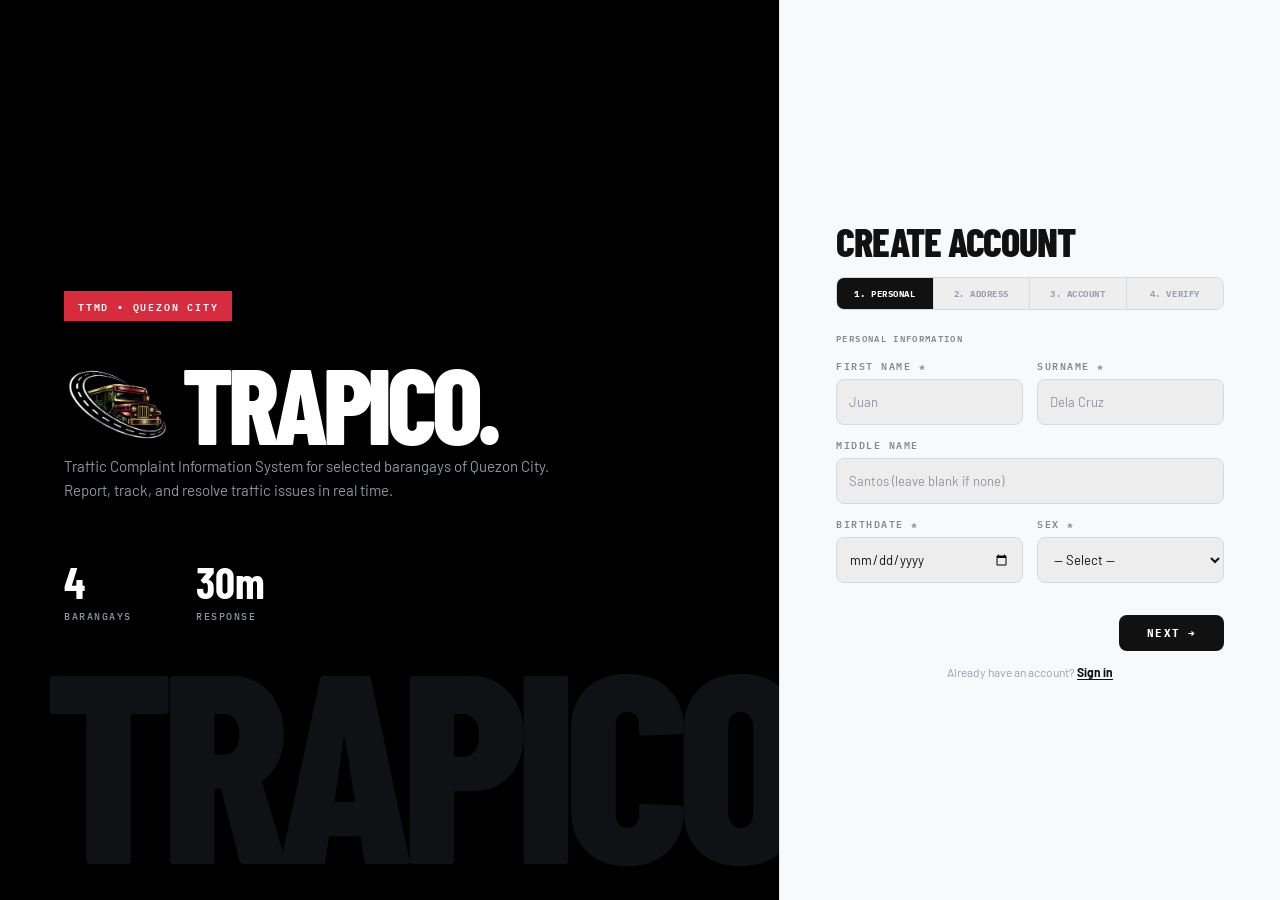
<file: CITIZEN/citizen-signup.html>
<!DOCTYPE html>
<html lang="en">
<head>
  <meta charset="UTF-8" />
  <meta name="viewport" content="width=device-width, initial-scale=1.0" />
  <title>TRAPICO — Create Account</title>
  <link rel="preconnect" href="https://fonts.googleapis.com" />
  <link rel="preconnect" href="https://fonts.gstatic.com" crossorigin />
  <link href="https://fonts.googleapis.com/css2?family=Barlow+Condensed:wght@300;400;500;600;700;800&family=IBM+Plex+Mono:wght@300;400;500;600&family=Barlow:wght@300;400;500;600&display=swap" rel="stylesheet" />
  <link rel="stylesheet" href="/base.css?v=20260604a" />
  <link rel="stylesheet" href="/login.css?v=20260604a" />
  <link rel="stylesheet" href="/signup.css?v=20260604a" />
  <style>
    /* ── Signup — match login aesthetics ─────────────────── */
    .su-page { grid-template-columns: minmax(0, 1.4fr) minmax(440px, 0.9fr); }
    .su-right { padding: 48px 56px; align-items: center; background: #f8f9fa; }
    .su-wrap  { width: min(100%, 440px); }
    .su-title { font-size: 40px; font-weight: 800; letter-spacing: -0.03em; margin-bottom: 16px; }

    /* Step tabs */
    .su-step-tabs {
      display: grid;
      grid-template-columns: repeat(4, 1fr);
      gap: 0;
      margin-bottom: 20px;
      border-radius: 8px;
      overflow: hidden;
      border: 1px solid #d6d9de;
    }
    .su-step-tab {
      padding: 10px 4px;
      text-align: center;
      font-size: 9px;
      font-weight: 700;
      letter-spacing: 0.06em;
      text-transform: uppercase;
      color: #9aa0ab;
      background: #eeeeee;
      cursor: pointer;
      border-right: 1px solid #d6d9de;
      font-family: var(--font-mono);
      transition: all 0.12s;
      user-select: none;
    }
    .su-step-tab:last-child { border-right: none; }
    .su-step-tab.active { background: #111111; color: #fff; }
    .su-step-tab.done   { background: #1a7f37; color: #fff; }

    /* Section label */
    .su-section-label {
      font-family: var(--font-mono);
      font-size: 9px;
      letter-spacing: 0.15em;
      text-transform: uppercase;
      color: #8a8a8a;
      font-weight: 600;
      grid-column: 1 / -1;
      padding-top: 6px;
      border-top: 1px solid #e4e6ea;
      margin-top: 4px;
    }
    .su-section-label:first-child { border-top: none; margin-top: 0; padding-top: 0; }

    /* Page sections (steps) */
    .su-page-section { display: none; }
    .su-page-section.visible { display: contents; }

    /* Inputs — match login style */
    .su-input {
      height: 46px !important;
      font-size: 13px !important;
      border-radius: 8px !important;
      background: #ededed !important;
      border: 1px solid #d6d9de !important;
    }
    .su-input:focus {
      border-color: #111111 !important;
      background: #ffffff !important;
      box-shadow: 0 0 0 3px rgba(17,17,17,0.07) !important;
      outline: none !important;
    }
    .su-input[readonly] { background: #e4e4e4 !important; color: #888 !important; cursor: default; }
    .su-grid { gap: 10px 14px; margin-bottom: 10px; }
    .su-label { font-size: 10px; margin-bottom: 5px; letter-spacing: 0.15em; color: #8a8a8a; }

    /* Age display */
    .age-pill {
      display: inline-flex; align-items: center; gap: 5px;
      font-size: 11px; color: #555; margin-top: 3px;
    }
    .age-pill strong { font-family: var(--font-mono); color: #111; }

    /* Valid ID upload box */
    .id-upload-zone {
      border: 2px dashed #d6d9de;
      border-radius: 8px;
      padding: 22px 16px;
      text-align: center;
      cursor: pointer;
      background: #f5f5f5;
      transition: border-color 0.15s, background 0.15s;
    }
    .id-upload-zone:hover { border-color: #111; background: #efefef; }
    .id-upload-zone.uploaded { border-color: #1a7f37; background: #f0fdf4; }
    .id-upload-icon { font-size: 28px; color: #bbb; margin-bottom: 6px; }
    .id-upload-title { font-size: 12px; font-weight: 600; color: #555; }
    .id-upload-sub { font-size: 10px; color: #999; margin-top: 3px; }
    .id-upload-filename { font-size: 11px; font-weight: 600; color: #1a7f37; margin-top: 6px; word-break: break-all; }

    /* Navigation row */
    .su-nav-row {
      display: flex; gap: 10px; justify-content: space-between;
      align-items: center; margin-top: 16px;
    }
    .btn-su-back {
      background: transparent;
      color: #666;
      border: 1.5px solid #d6d9de;
      border-radius: 8px;
      font-family: var(--font-mono);
      font-size: 11px; font-weight: 700; letter-spacing: 0.08em;
      text-transform: uppercase; padding: 11px 22px;
      cursor: pointer; transition: border-color 0.12s, color 0.12s;
    }
    .btn-su-back:hover { border-color: #111; color: #111; }
    .btn-su-next, .btn-su-submit {
      background: #111111;
      color: #fff; border: none; border-radius: 8px;
      font-family: var(--font-mono);
      font-size: 11px; font-weight: 700; letter-spacing: 0.1em;
      text-transform: uppercase; padding: 11px 28px;
      cursor: pointer; transition: background 0.12s, transform 0.12s, box-shadow 0.12s;
    }
    .btn-su-next:hover, .btn-su-submit:hover {
      background: #000;
      transform: translateY(-1px);
      box-shadow: 0 6px 18px rgba(0,0,0,0.22);
    }
    .btn-su-submit { padding: 12px 32px; font-size: 12px; }
    .btn-su-submit:disabled { background: #d4d4d4; color: #fff; cursor: not-allowed; transform: none; box-shadow: none; }

    /* Error box */
    .su-error-box {
      background: #fff1f1; border-left: 3px solid #c00; color: #8e1d1d;
      padding: 10px 14px; font-size: 12px;
      border-radius: 0 6px 6px 0; margin-top: 8px; line-height: 1.45;
    }
    .hidden { display: none !important; }

    /* ── Mobile: inline overrides must include media queries
       because they win over external signup.css @media rules ── */
    @media (max-width: 920px) {
      .su-page  { grid-template-columns: 1fr !important; grid-template-rows: auto 1fr; height: auto !important; min-height: 100vh; overflow: visible !important; }
      .su-right { padding: 28px 24px 44px !important; align-items: flex-start !important; min-height: auto !important; }
      .su-wrap  { width: min(100%, 480px) !important; margin: 0 auto !important; }
      .su-title { font-size: 28px !important; }
    }
    @media (max-width: 560px) {
      .su-right { padding: 20px 16px 36px !important; }
      .su-wrap  { width: 100% !important; }
      .su-title { font-size: 22px !important; }
      .su-step-tabs { font-size: 8px !important; }
      .su-step-tab  { padding: 8px 2px !important; }
      .btn-su-next, .btn-su-back, .btn-su-submit { padding: 12px 18px !important; width: 100%; text-align: center; }
    }
    @media (max-width: 400px) {
      .su-title { font-size: 20px !important; }
    }
  </style>
</head>
<body data-role="regular">
<div class="login-page su-page">

  <!-- Left panel — same as sign-in -->
  <section class="login-left" aria-label="TRAPICO overview">
    <div class="login-left-inner">
      <div class="login-badge">TTMD &bull; QUEZON CITY</div>
      <div style="display:flex;align-items:center;gap:14px;margin-bottom:4px">
        <img src="/new-logo.png" alt="TRAPICO" style="height:78px;width:auto;flex-shrink:0;object-fit:contain" />
        <h1 class="login-title" style="margin:0">TRAPICO.</h1>
      </div>
      <p class="login-sub">Traffic Complaint Information System for selected barangays of Quezon City. Report, track, and resolve traffic issues in real time.</p>
      <div class="login-stats" aria-label="System highlights">
        <div class="login-stat-block">
          <span class="login-stat-val">4</span>
          <span class="login-stat-label">BARANGAYS</span>
        </div>
        <div class="login-stat-block">
          <span class="login-stat-val">30m</span>
          <span class="login-stat-label">RESPONSE</span>
        </div>
      </div>
      <div class="login-watermark" aria-hidden="true">TRAPICO.</div>
    </div>
  </section>

  <!-- Right panel — signup form -->
  <section class="su-right" aria-label="Create account">
    <div class="su-wrap">
      <h2 class="su-title">CREATE ACCOUNT</h2>

      <!-- Step tabs -->
      <div class="su-step-tabs" role="tablist">
        <div class="su-step-tab active" id="step-tab-1">1. Personal</div>
        <div class="su-step-tab" id="step-tab-2">2. Address</div>
        <div class="su-step-tab" id="step-tab-3">3. Account</div>
        <div class="su-step-tab" id="step-tab-4">4. Verify</div>
      </div>

      <form id="citizen-signup" class="su-form" autocomplete="off" onsubmit="return false" novalidate>

        <!-- ── STEP 1: Personal Information ── -->
        <div class="su-page-section visible" id="signup-step-1">
          <div class="su-grid">
            <div class="su-section-label">Personal Information</div>
            <div class="su-field">
              <label class="su-label" for="cit-firstname">FIRST NAME *</label>
              <input id="cit-firstname" class="su-input" type="text" placeholder="Juan" autocomplete="given-name" />
            </div>
            <div class="su-field">
              <label class="su-label" for="cit-lastname">SURNAME *</label>
              <input id="cit-lastname" class="su-input" type="text" placeholder="Dela Cruz" autocomplete="family-name" />
            </div>
            <div class="su-field su-col-full">
              <label class="su-label" for="cit-midname">MIDDLE NAME</label>
              <input id="cit-midname" class="su-input" type="text" placeholder="Santos (leave blank if none)" autocomplete="additional-name" />
            </div>
            <div class="su-field">
              <label class="su-label" for="cit-birthdate">BIRTHDATE *</label>
              <input id="cit-birthdate" class="su-input" type="date" onchange="calcAge()" />
              <div class="age-pill hidden" id="age-display">Age: <strong id="computed-age">—</strong></div>
            </div>
            <div class="su-field">
              <label class="su-label" for="cit-sex">SEX *</label>
              <select id="cit-sex" class="su-input">
                <option value="">— Select —</option>
                <option>Male</option>
                <option>Female</option>
                <option>Prefer not to say</option>
              </select>
            </div>
          </div>
          <div id="err-step-1" class="su-error-box hidden"></div>
          <div class="su-nav-row" style="justify-content:flex-end">
            <button type="button" class="btn-su-next" onclick="nextSignupStep(1)">Next &rarr;</button>
          </div>
        </div>

        <!-- ── STEP 2: Address ── -->
        <div class="su-page-section" id="signup-step-2">
          <div class="su-grid">
            <div class="su-section-label">Home Address</div>
            <div class="su-field su-col-full">
              <label class="su-label" for="cit-street">STREET / HOUSE NUMBER *</label>
              <input id="cit-street" class="su-input" type="text" placeholder="e.g. 123 Sampaguita Street" />
            </div>
            <div class="su-field su-col-full">
              <label class="su-label" for="cit-brgy-select">BARANGAY *</label>
              <select id="cit-brgy-select" class="su-input">
                <option value="">— Select Barangay —</option>
                <option>Commonwealth</option>
                <option>Batasan Hills</option>
                <option>Central</option>
                <option>Sto. Cristo</option>
              </select>
            </div>
            <div class="su-field">
              <label class="su-label" for="cit-city">CITY</label>
              <input id="cit-city" class="su-input" type="text" value="Quezon City" readonly style="background:#f2f3f5;color:#888" />
            </div>
            <div class="su-field">
              <label class="su-label" for="cit-province">PROVINCE</label>
              <input id="cit-province" class="su-input" type="text" value="Metro Manila" readonly style="background:#f2f3f5;color:#888" />
            </div>
            <div class="su-field su-col-full">
              <label class="su-label" for="cit-zip">ZIP CODE *</label>
              <input id="cit-zip" class="su-input" type="text" placeholder="e.g. 1126" maxlength="4" pattern="[0-9]{4}" />
            </div>
          </div>
          <div id="err-step-2" class="su-error-box hidden"></div>
          <div class="su-nav-row">
            <button type="button" class="btn-su-back" onclick="goSignupStep(1)">&larr; Back</button>
            <button type="button" class="btn-su-next" onclick="nextSignupStep(2)">Next &rarr;</button>
          </div>
        </div>

        <!-- ── STEP 3: Account Information ── -->
        <div class="su-page-section" id="signup-step-3">
          <div class="su-grid">
            <div class="su-section-label">Account Information</div>
            <div class="su-field su-col-full">
              <label class="su-label" for="cit-email">EMAIL ADDRESS * <span style="font-weight:400;font-family:var(--font-body);text-transform:none">&mdash; used to sign in</span></label>
              <input id="cit-email" class="su-input" type="email" placeholder="juan@email.com" autocomplete="email" />
            </div>
            <div class="su-field su-col-full">
              <label class="su-label" for="cit-phone">CONTACT NUMBER *</label>
              <input id="cit-phone" class="su-input" type="tel" placeholder="+63 9xx xxx xxxx" autocomplete="tel" />
            </div>
            <div class="su-field su-col-full">
              <label class="su-label" for="cit-password">PASSWORD *</label>
              <div class="su-pw-wrap">
                <input id="cit-password" class="su-input su-pw-input" type="password" placeholder="Min. 8 chars, 1 uppercase, 1 number" autocomplete="new-password" />
                <button class="su-pw-toggle" type="button" onclick="toggleSuPassword('cit-password','cit-pw-toggle')" id="cit-pw-toggle" aria-label="Show password"><span class="su-eye-icon"></span></button>
              </div>
            </div>
            <div class="su-field su-col-full">
              <label class="su-label" for="cit-confirm">CONFIRM PASSWORD *</label>
              <div class="su-pw-wrap">
                <input id="cit-confirm" class="su-input su-pw-input" type="password" placeholder="Repeat your password" autocomplete="new-password" />
                <button class="su-pw-toggle" type="button" onclick="toggleSuPassword('cit-confirm','cit-confirm-toggle')" id="cit-confirm-toggle" aria-label="Show confirm"><span class="su-eye-icon"></span></button>
              </div>
            </div>
          </div>
          <div id="err-step-3" class="su-error-box hidden"></div>
          <div class="su-nav-row">
            <button type="button" class="btn-su-back" onclick="goSignupStep(2)">&larr; Back</button>
            <button type="button" class="btn-su-next" onclick="nextSignupStep(3)">Next &rarr;</button>
          </div>
        </div>

        <!-- ── STEP 4: Verify & Submit ── -->
        <div class="su-page-section" id="signup-step-4">
          <div class="su-grid">
            <div class="su-section-label">Valid ID Verification</div>
            <div class="su-field su-col-full">
              <label class="su-label" for="cit-id-file">UPLOAD VALID ID * <span style="font-weight:400;font-family:var(--font-body);text-transform:none">(max 50MB)</span></label>
              <p style="font-size:11px;color:#777;margin:0 0 8px;line-height:1.5">
                The barangay on your ID must match your selected barangay.<br>
                Accepted: PhilSys, UMID, Passport, Driver&rsquo;s License, Voter&rsquo;s ID, <strong>QC ID</strong>, Barangay ID.
              </p>
              <div class="id-upload-zone" id="id-upload-zone" onclick="document.getElementById('cit-id-file').click()" role="button" tabindex="0">
                <input type="file" id="cit-id-file" accept="image/jpeg,image/png,image/webp,application/pdf" style="display:none" onchange="handleIdUpload(event)" />
                <div class="id-upload-icon">&#128100;</div>
                <div class="id-upload-title" id="id-upload-title">Click to upload your Valid ID</div>
                <div class="id-upload-sub">JPG, PNG, WebP, or PDF &bull; Max 50MB</div>
                <div class="id-upload-filename hidden" id="id-file-name"></div>
              </div>
              <div id="id-upload-status" style="font-size:11px;margin-top:5px;color:#555"></div>
            </div>
          </div>

          <div class="su-legal su-legal-inline" style="margin-top:12px">
            <label class="su-check-row">
              <input type="checkbox" id="cit-terms" class="su-checkbox" onchange="updateSubmitState()" />
              <span class="su-check-label"><button type="button" class="su-legal-link" onclick="openLegalModal('terms')">TERMS AND CONDITIONS</button></span>
            </label>
            <label class="su-check-row">
              <input type="checkbox" id="cit-privacy" class="su-checkbox" onchange="updateSubmitState()" />
              <span class="su-check-label"><button type="button" class="su-legal-link" onclick="openLegalModal('privacy')">PRIVACY POLICY</button></span>
            </label>
          </div>

          <div id="err-step-4" class="su-error-box hidden"></div>
          <div class="su-nav-row">
            <button type="button" class="btn-su-back" onclick="goSignupStep(3)">&larr; Back</button>
            <button type="button" class="btn-su-submit" id="cit-submit" onclick="submitCitizenSignup()">CREATE ACCOUNT &rarr;</button>
          </div>
        </div>

      </form>
      <div class="su-footer-link" style="margin-top:14px">Already have an account? <a href="/citizen-login.html">Sign in</a></div>
    </div>
  </section>
</div>

<!-- Legal modal (same structure as login) -->
<div class="legal-backdrop hidden" id="legal-backdrop" onclick="handleBackdropClick(event)" role="dialog" aria-modal="true" aria-labelledby="legal-modal-head">
  <div class="legal-modal" id="legal-modal">
    <div class="legal-modal-head" id="legal-modal-head">TERMS AND CONDITIONS</div>
    <hr class="legal-divider" />
    <div class="legal-modal-body" id="legal-modal-body"></div>
    <button class="legal-accept" type="button" onclick="acceptModal()">ACCEPT AND CLOSE</button>
  </div>
</div>

<script src="/data.js?v=20260604a"></script>
<script src="/api.js?v=20260604a"></script>
<script src="/signup.js?v=20260604a"></script>
<script>
'use strict';

/* ── State ── */
let currentSignupStep = 1;
let signupIdFileData  = null;

/* ── Step navigation ── */
function goSignupStep(n) {
  for (let i = 1; i <= 4; i++) {
    const sec = document.getElementById('signup-step-' + i);
    const tab = document.getElementById('step-tab-' + i);
    if (sec) {
      sec.classList.remove('visible');
      if (i === n) sec.classList.add('visible');
    }
    if (tab) {
      tab.classList.remove('active', 'done');
      if (i < n) tab.classList.add('done');
      else if (i === n) tab.classList.add('active');
    }
  }
  currentSignupStep = n;
  /* Clear error on step change */
  document.querySelectorAll('.su-error-box').forEach(e => e.classList.add('hidden'));
}

function showStepError(step, msg) {
  const el = document.getElementById('err-step-' + step);
  if (el) { el.textContent = msg; el.classList.remove('hidden'); }
}

function nextSignupStep(current) {
  const g = id => (document.getElementById(id)?.value || '').trim();
  if (current === 1) {
    if (!g('cit-firstname')) return showStepError(1, 'Please enter your first name.');
    if (!g('cit-lastname'))  return showStepError(1, 'Please enter your surname.');
    if (!g('cit-birthdate')) return showStepError(1, 'Please enter your birthdate.');
    const age = calcAge();
    if (age < 13)  return showStepError(1, 'You must be at least 13 years old to register.');
    if (age > 120) return showStepError(1, 'Please enter a valid birthdate.');
    if (!g('cit-sex')) return showStepError(1, 'Please select your sex.');
  } else if (current === 2) {
    if (!g('cit-street'))      return showStepError(2, 'Please enter your street / house number.');
    if (!g('cit-brgy-select')) return showStepError(2, 'Please select your barangay.');
    if (!g('cit-zip') || !/^\d{4}$/.test(g('cit-zip'))) return showStepError(2, 'Please enter a valid 4-digit ZIP code.');
  } else if (current === 3) {
    const email = g('cit-email');
    const phone = g('cit-phone');
    const pw    = document.getElementById('cit-password').value;
    const cf    = document.getElementById('cit-confirm').value;
    if (!email || !isValidEmail(email)) return showStepError(3, 'Please enter a valid email address.');
    if (!phone || !isValidPhone(phone)) return showStepError(3, 'Please enter a valid Philippine contact number (e.g. 09xx xxx xxxx).');
    if (!isStrongPassword(pw))          return showStepError(3, 'Password must be at least 8 characters with 1 uppercase letter and 1 number.');
    if (pw !== cf)                       return showStepError(3, 'Passwords do not match.');
  }
  goSignupStep(current + 1);
}

/* ── Birthdate → age ── */
function calcAge() {
  const bd = document.getElementById('cit-birthdate').value;
  const input = document.getElementById('cit-birthdate');
  if (input && !input.max) input.max = new Date().toISOString().slice(0, 10);
  if (!bd) return 0;
  const birth = new Date(bd);
  const today = new Date();
  let age = today.getFullYear() - birth.getFullYear();
  const m = today.getMonth() - birth.getMonth();
  if (m < 0 || (m === 0 && today.getDate() < birth.getDate())) age--;
  const displayEl = document.getElementById('age-display');
  const ageEl     = document.getElementById('computed-age');
  if (displayEl) displayEl.classList.toggle('hidden', age < 0);
  if (ageEl && age >= 0) ageEl.textContent = age;
  return age >= 0 ? age : 0;
}

window.addEventListener('DOMContentLoaded', function() {
  const bd = document.getElementById('cit-birthdate');
  if (bd) bd.max = new Date().toISOString().slice(0, 10);
});

/* ── Valid ID upload ── */
function handleIdUpload(event) {
  const file = event.target.files && event.target.files[0];
  const zone   = document.getElementById('id-upload-zone');
  const title  = document.getElementById('id-upload-title');
  const name   = document.getElementById('id-file-name');
  const status = document.getElementById('id-upload-status');
  signupIdFileData = null;

  if (!file) return;
  if (file.size > 50 * 1024 * 1024) {
    if (status) { status.textContent = 'File exceeds 50MB limit. Please upload a smaller file.'; status.style.color = '#c00'; }
    event.target.value = '';
    return;
  }
  const allowed = ['image/jpeg','image/png','image/webp','application/pdf'];
  if (!allowed.includes(file.type)) {
    if (status) { status.textContent = 'Invalid file type. Please upload JPG, PNG, WebP, or PDF.'; status.style.color = '#c00'; }
    event.target.value = '';
    return;
  }

  const reader = new FileReader();
  reader.onload = function(e) {
    signupIdFileData = { name: file.name, size: file.size, type: file.type, base64: e.target.result };
    if (zone)   zone.classList.add('uploaded');
    if (title)  title.textContent = 'ID ready to upload';
    if (name)   { name.textContent = file.name; name.classList.remove('hidden'); }
    if (status) { status.textContent = 'ID uploaded. Ready to submit.'; status.style.color = '#1a7f37'; }
  };
  reader.readAsDataURL(file);
}

/* ── Main submit ── */
async function submitCitizenSignup() {
  const errEl = document.getElementById('err-step-4');
  const show  = msg => { if (errEl) { errEl.textContent = msg; errEl.classList.remove('hidden'); } };

  const terms   = document.getElementById('cit-terms')?.checked;
  const privacy = document.getElementById('cit-privacy')?.checked;
  if (!terms || !privacy) return show('Please accept the Terms and Privacy Policy to proceed.');
  if (!signupIdFileData)  return show('Please upload a valid ID document before creating your account.');

  const g = id => (document.getElementById(id)?.value || '').trim();
  const firstName = g('cit-firstname');
  const lastName  = g('cit-lastname');
  const midName   = g('cit-midname');
  const birthdate = g('cit-birthdate');
  const sex       = g('cit-sex');
  const street    = g('cit-street');
  const barangay  = g('cit-brgy-select');
  const city      = g('cit-city');
  const province  = g('cit-province');
  const zip       = g('cit-zip');
  const email     = g('cit-email');
  const phone     = g('cit-phone');
  const password  = document.getElementById('cit-password').value;
  const confirm   = document.getElementById('cit-confirm').value;

  if (password !== confirm) return show('Passwords do not match. Please go back and fix them.');
  const age = calcAge();
  if (age < 13) return show('You must be at least 13 years old to create an account.');

  const btn = document.getElementById('cit-submit');
  if (btn) { btn.disabled = true; btn.textContent = 'Creating account…'; }

  try {
    /* Upload ID image */
    let idUrl = '';
    if (signupIdFileData?.base64) {
      try {
        const byteStr = atob(signupIdFileData.base64.split(',')[1]);
        const ab = new ArrayBuffer(byteStr.length);
        const ia = new Uint8Array(ab);
        for (let i = 0; i < byteStr.length; i++) ia[i] = byteStr.charCodeAt(i);
        const blob = new Blob([ab], {type: signupIdFileData.type});
        const fd = new FormData();
        fd.append('action', 'upload_evidence');
        fd.append('file', blob, signupIdFileData.name);
        const up = await apiFetch('media.php', fd, 'POST');
        idUrl = up?.url || up?.file_url || '';
      } catch (upErr) {
        console.warn('ID upload warning:', upErr.message);
      }
    }

    await apiFetch('register.php', {
      role: 'regular',
      email, phone, password,
      first_name:  firstName,
      last_name:   lastName,
      middle_name: midName,
      birthdate, sex, age: String(age),
      street, barangay, city, province,
      zip_code:     zip,
      valid_id_url: idUrl,
    }, 'POST');

    sessionStorage.setItem('citizen_signup_notice', '1');
    window.location.href = '/citizen-login.html?registered=1';
  } catch (error) {
    show(error?.message || 'Unable to create account. Please try again.');
    if (btn) { btn.disabled = false; btn.textContent = 'CREATE ACCOUNT →'; }
  }
}
</script>
</body>
</html>
</file>
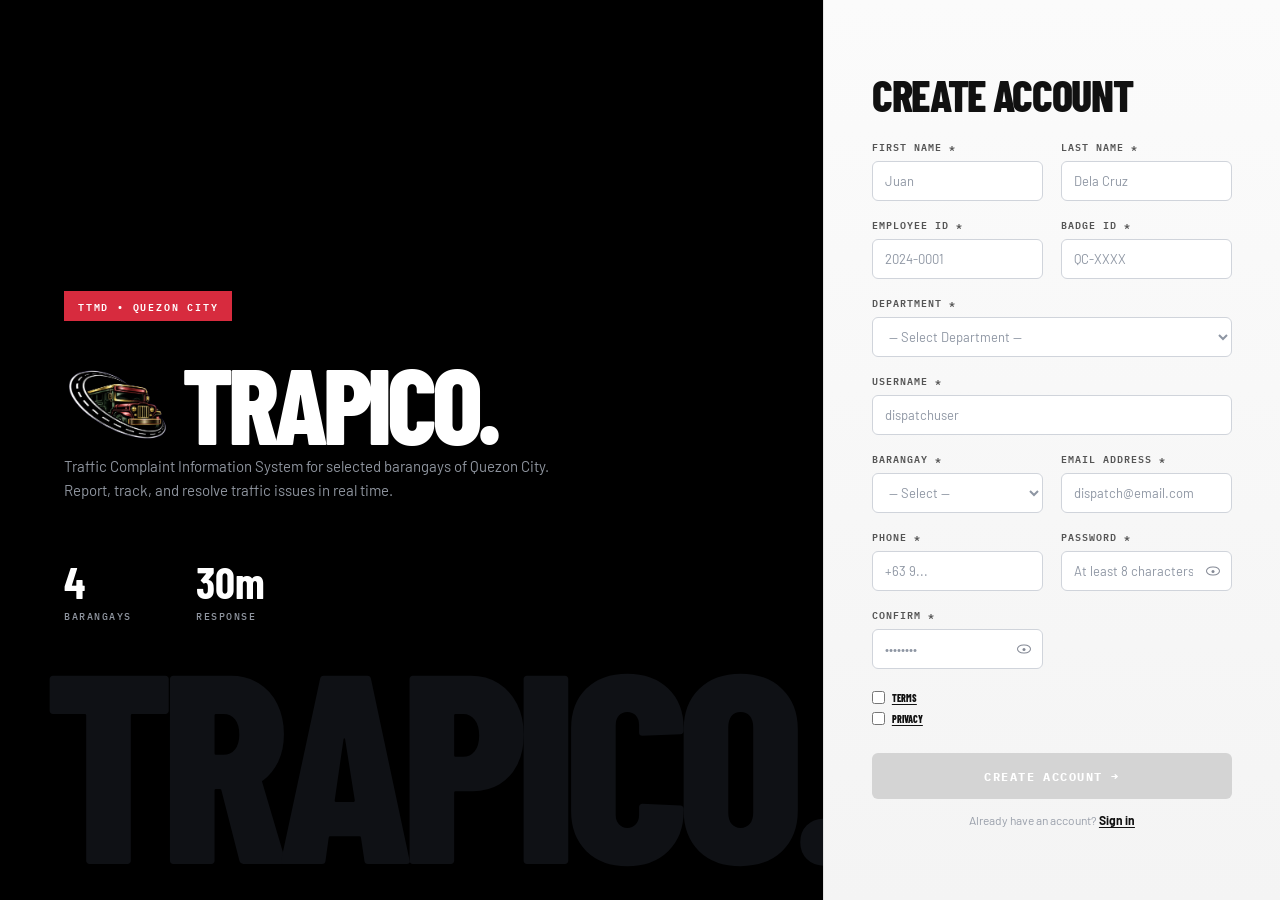
<file: DISPATCH/dispatch-signup.html>
<!DOCTYPE html>
<html lang="en">
<head>
  <meta charset="UTF-8" />
  <meta name="viewport" content="width=device-width, initial-scale=1.0" />
  <title>TRAPICO — Create Account</title>
  <link rel="preconnect" href="https://fonts.googleapis.com" />
  <link rel="preconnect" href="https://fonts.gstatic.com" crossorigin />
  <link href="https://fonts.googleapis.com/css2?family=Barlow+Condensed:wght@300;400;500;600;700;800&family=IBM+Plex+Mono:wght@300;400;500;600&family=Barlow:wght@300;400;500;600&display=swap" rel="stylesheet" />
  <link rel="stylesheet" href="/base.css?v=20260510b" />
  <link rel="stylesheet" href="/login.css?v=20260510b" />
  <link rel="stylesheet" href="/signup.css?v=20260510n" />
</head>
<body data-role="dispatch">

<div class="login-page su-page">
  <section class="login-left" aria-label="TRAPICO overview">
    <div class="login-left-inner">
      <div class="login-badge">TTMD • QUEZON CITY</div>
      <div style="display:flex;align-items:center;gap:14px;margin-bottom:4px">
        <img src="/new-logo.png" alt="TRAPICO" style="height:78px;width:auto;flex-shrink:0;object-fit:contain" />
        <h1 class="login-title" style="margin:0">TRAPICO.</h1>
      </div>
      <p class="login-sub">Traffic Complaint Information System for selected barangays of Quezon City. Report, track, and resolve traffic issues in real time.</p>
      <div class="login-stats" aria-label="System highlights">
        <div class="login-stat-block">
          <span class="login-stat-val">4</span>
          <span class="login-stat-label">BARANGAYS</span>
        </div>
        <div class="login-stat-block">
          <span class="login-stat-val">30m</span>
          <span class="login-stat-label">RESPONSE</span>
        </div>
      </div>
      <div class="login-watermark" aria-hidden="true">TRAPICO.</div>
    </div>
  </section>

  <section class="su-right" aria-label="Create account">
    <div class="su-wrap">
      <h2 class="su-title">CREATE ACCOUNT</h2>
      <form id="dispatch-signup" class="su-form" autocomplete="off" onsubmit="return false" novalidate>
        <div class="su-grid">
          <div class="su-field">
            <label class="su-label" for="dis-firstname">FIRST NAME *</label>
            <input id="dis-firstname" class="su-input" type="text" placeholder="Juan" autocomplete="given-name" />
          </div>
          <div class="su-field">
            <label class="su-label" for="dis-lastname">LAST NAME *</label>
            <input id="dis-lastname" class="su-input" type="text" placeholder="Dela Cruz" autocomplete="family-name" />
          </div>
          <div class="su-field">
            <label class="su-label" for="dis-employeeid">EMPLOYEE ID *</label>
            <input id="dis-employeeid" class="su-input" type="text" placeholder="2024-0001" autocomplete="off" />
          </div>
          <div class="su-field">
            <label class="su-label" for="dis-badgeid">BADGE ID *</label>
            <input id="dis-badgeid" class="su-input" type="text" placeholder="QC-XXXX" autocomplete="off" />
          </div>
          <div class="su-field su-col-full">
            <label class="su-label" for="dis-department">DEPARTMENT *</label>
            <select id="dis-department" class="su-input su-select-native" name="department" required>
              <option value="">-- Select Department --</option>
              <option value="department 1">Department 1</option>
              <option value="department 2">Department 2</option>
              <option value="department 3">Department 3</option>
            </select>
          </div>
          <div class="su-field su-col-full">
            <label class="su-label" for="dis-username">USERNAME *</label>
            <input id="dis-username" class="su-input" type="text" placeholder="dispatchuser" autocomplete="username" />
          </div>
          <div class="su-field">
            <label class="su-label" for="dis-brgy">BARANGAY *</label>
            <select id="dis-brgy" class="su-input su-select-native" name="barangay" required>
              <option value="">-- Select --</option>
              <option value="Commonwealth">Commonwealth</option>
              <option value="Batasan Hills">Batasan Hills</option>
              <option value="Central">Central</option>
              <option value="Sto. Cristo">Sto. Cristo</option>
            </select>
          </div>
          <div class="su-field">
            <label class="su-label" for="dis-email">EMAIL ADDRESS *</label>
            <input id="dis-email" class="su-input" type="email" placeholder="dispatch@email.com" autocomplete="email" />
          </div>
          <div class="su-field">
            <label class="su-label" for="dis-phone">PHONE *</label>
            <input id="dis-phone" class="su-input" type="tel" placeholder="+63 9..." autocomplete="tel" />
          </div>
          <div class="su-field">
            <label class="su-label" for="dis-password">PASSWORD *</label>
            <div class="su-pw-wrap">
              <input id="dis-password" class="su-input su-pw-input" type="password" placeholder="At least 8 characters, 1 uppercase, 1 number" autocomplete="new-password" />
              <button class="su-pw-toggle" type="button" id="dis-pw-toggle" onclick="toggleSuPassword('dis-password','dis-pw-toggle')" aria-label="Show password">
                <span class="su-eye-icon" aria-hidden="true"></span>
              </button>
            </div>
          </div>
          <div class="su-field">
            <label class="su-label" for="dis-confirm">CONFIRM *</label>
            <div class="su-pw-wrap">
              <input id="dis-confirm" class="su-input su-pw-input" type="password" placeholder="••••••••" autocomplete="new-password" />
              <button class="su-pw-toggle" type="button" id="dis-confirm-toggle" onclick="toggleSuPassword('dis-confirm','dis-confirm-toggle')" aria-label="Show confirm password">
                <span class="su-eye-icon" aria-hidden="true"></span>
              </button>
            </div>
          </div>
        </div>
        <div class="su-legal su-legal-inline">
          <label class="su-check-row">
            <input type="checkbox" id="dis-terms" class="su-checkbox" onchange="updateSubmitState()" />
            <span class="su-check-label"><button type="button" class="su-legal-link" onclick="openLegalModal('terms')">TERMS</button></span>
          </label>
          <label class="su-check-row">
            <input type="checkbox" id="dis-privacy" class="su-checkbox" onchange="updateSubmitState()" />
            <span class="su-check-label"><button type="button" class="su-legal-link" onclick="openLegalModal('privacy')">PRIVACY</button></span>
          </label>
        </div>
        <div id="dis-error" class="su-error hidden" role="alert"></div>
        <button type="button" class="su-submit su-submit-disabled" id="dis-submit" disabled onclick="submitDispatchSignup()">CREATE ACCOUNT →</button>
      </form>
      <div class="su-footer-link">Already have an account? <a href="../dispatch-login.html">Sign in</a></div>
    </div>
  </section>
</div>
<div class="legal-backdrop hidden" id="legal-backdrop" onclick="handleBackdropClick(event)" role="dialog" aria-modal="true" aria-labelledby="legal-modal-head">
  <div class="legal-modal" id="legal-modal">
    <div class="legal-modal-head" id="legal-modal-head">TERMS AND CONDITIONS</div>
    <hr class="legal-divider" />
    <div class="legal-modal-body" id="legal-modal-body"></div>
    <button class="legal-accept" type="button" onclick="acceptModal()">ACCEPT AND CLOSE</button>
  </div>
</div>
<script src="/data.js?v=20260510b"></script>
<script src="/api.js?v=20260510b"></script>
<script src="/signup.js?v=20260510b"></script>
</body>
</html>
</file>
<file: base.css>
/* ── RESPONSIVE ALIGNMENT FIX ── */
@media (max-width: 900px) {
  .main-content, .page-body {
    margin: 0;
    max-width: 100%;
    box-sizing: border-box;
  }
  .card, .assigned-card, .active-job-card, .task-card, .stat-card, .dashboard-card {
    margin: 0 0 12px 0;
    width: 100%;
    float: none;
    display: block;
    box-sizing: border-box;
  }
  .dash-grid, .analytics-grid {
    margin: 0;
    width: 100%;
    box-sizing: border-box;
  }
  .table-wrap {
    margin: 0;
    width: 100%;
    box-sizing: border-box;
  }
}
/* ── MOBILE MENU BUTTON ──────────────────────────────────── */
.menu-btn {
  display: none;
  background: none;
  border: none;
  font-size: 26px;
  margin-right: 12px;
  cursor: pointer;
  color: var(--ink);
  z-index: 300;
}
@media (max-width: 900px) {
  .menu-btn { display: inline-block; }
  .sidebar { box-shadow: 2px 0 16px rgba(0,0,0,0.12); }
  .sidebar.open { transform: translateX(0) !important; }
  .sidebar { transform: translateX(-100%); transition: transform 0.3s; }
  .main-content { margin-left: 0 !important; }
  body { overflow-x: hidden; }
}
/* ── UNIVERSAL RESPONSIVE ENHANCEMENTS ───────────────────── */
@media (max-width: 900px) {
  .sidebar {
    width: min(280px, 85vw);
    position: fixed;
    left: 0; top: 0; bottom: 0;
    z-index: 200;
    transform: translateX(-100%);
    transition: transform 0.3s;
    overflow-y: auto;
    pointer-events: none;
  }
  .sidebar.open { transform: translateX(0); pointer-events: auto; z-index: 301; }
  .main-content { margin-left: 0 !important; }
  .app-shell { flex-direction: column; }
  .topbar { padding: 0 12px; }

  /* Topbar sits above main content but below open sidebar */
  .topbar { position: sticky; top: 0; z-index: 250; }

  /* Backdrop: clicking outside closes sidebar */
  .sidebar-backdrop {
    display: none;
    position: fixed;
    inset: 0;
    background: rgba(0,0,0,0.35);
    z-index: 199;
  }
  .sidebar.open ~ .sidebar-backdrop,
  body.sidebar-open .sidebar-backdrop { display: block; }
}

@media (max-width: 700px) {
  .stats-row { grid-template-columns: 1fr 1fr; }
  .card, .assigned-card, .active-job-card, .task-card { padding: 12px !important; }
  .page-body { padding: 8px; }
  .card-head { flex-direction: column; align-items: flex-start; gap: 8px; }
  .form-row, .form-row-3 { grid-template-columns: 1fr; }
  .detail-grid { grid-template-columns: 1fr; }
  .officer-grid { grid-template-columns: 1fr; }
  .perf-grid { grid-template-columns: 1fr; }
}

@media (max-width: 540px) {
  .sidebar,
  .sidebar.open {
    width: 100vw !important;
    left: 0;
    right: 0;
    min-width: 0;
    max-width: 100vw;
  }
  .main-content { margin-left: 0 !important; }
  .topbar { flex-direction: row !important; height: 50px !important; min-height: 50px !important; padding: 0 6px !important; gap: 0 !important; }
  .notif-panel { top: 55px; right: 8px; left: 8px; width: auto; min-width: 0; max-height: calc(100dvh - 72px); }
  .user-chip { padding: 4px 6px; }
  .stats-row { gap: 8px; }
  .stat-card-val { font-size: 24px; }
  .card, .assigned-card, .active-job-card, .task-card { padding: 12px !important; }
  .empty-state { padding: 24px 4px; }
  .modal { max-width: 98vw; }
  .modal-head, .modal-body, .modal-footer { padding: 12px 10px; }
  .countdown-box { flex-direction: column; gap: 8px; padding: 8px; }
  .checkin-panel { padding: 10px; }
  .btn-primary, .btn-secondary, .btn-danger, .btn-success { width: 100%; min-width: 0; box-sizing: border-box; }
  .btn-row { flex-direction: column; gap: 8px; }
  .table-wrap { overflow-x: auto; -webkit-overflow-scrolling: touch; }
  table { font-size: 13px; }
}
/* ============================================================
   TRAPICO — Base CSS
   CSS custom properties, resets, and shared component styles.
   Imported by: civilian.css, dispatch.css, field.css
   ============================================================ */

@import url('https://fonts.googleapis.com/css2?family=Barlow+Condensed:wght@300;400;500;600;700;800&family=IBM+Plex+Mono:wght@300;400;500;600&family=Barlow:wght@300;400;500;600&display=swap');

/* ── DESIGN TOKENS ─────────────────────────────────────────── */
:root {
  --ink:        #0A0A0A;
  --ink-mid:    #1C1C1C;
  --ink-soft:   #2E2E2E;
  --steel:      #4A4A4A;
  --mist:       #8A8A8A;
  --border:     #D0D0D0;
  --surface:    #F7F7F7;
  --white:      #FFFFFF;
  --accent:     #E63946;
  --amber:      #F4A261;
  --green:      #2A9D5C;
  --blue:       #2563EB;
  --yellow:     #EAB308;

  --font-head:  'Barlow Condensed', sans-serif;
  --font-mono:  'IBM Plex Mono', monospace;
  --font-body:  'Barlow', sans-serif;

  --sidebar-w:  240px;
  --topbar-h:   60px;
}

/* ── RESETS ────────────────────────────────────────────────── */
*, *::before, *::after { box-sizing: border-box; margin: 0; padding: 0; }
html, body { height: 100%; }

body {
  font-family: var(--font-body);
  background: var(--surface);
  color: var(--ink);
  min-height: 100vh;
  overflow-x: hidden;
  -webkit-font-smoothing: antialiased;
}

h1, h2, h3, h4 {
  font-family: var(--font-head);
  font-weight: 700;
  letter-spacing: -0.02em;
}

a { text-decoration: none; color: inherit; }

.mono { font-family: var(--font-mono); }
.hidden { display: none !important; }

/* ── APP SHELL ─────────────────────────────────────────────── */
.app-shell {
  display: flex;
  min-height: 100vh;
}

/* ── SIDEBAR ───────────────────────────────────────────────── */
.sidebar {
  width: var(--sidebar-w);
  background: var(--ink);
  display: flex;
  flex-direction: column;
  position: fixed;
  top: 0; left: 0; bottom: 0;
  z-index: 100;
  overflow-y: auto;
  scrollbar-width: none;
}
.sidebar::-webkit-scrollbar { display: none; }

.sidebar-logo {
  padding: 24px 24px 20px;
  border-bottom: 1px solid rgba(255,255,255,0.07);
  flex-shrink: 0;
}
.sidebar-logo .mark {
  font-family: var(--font-head);
  font-weight: 800;
  font-size: 22px;
  color: var(--white);
  letter-spacing: -0.03em;
}
.sidebar-logo .sub {
  font-family: var(--font-mono);
  font-size: 10px;
  color: var(--mist);
  letter-spacing: 0.1em;
  text-transform: uppercase;
}

.sidebar-role-badge {
  margin: 16px 24px;
  background: rgba(255,255,255,0.06);
  border: 1px solid rgba(255,255,255,0.08);
  padding: 10px 14px;
  display: flex;
  align-items: center;
  gap: 10px;
  flex-shrink: 0;
}
.srb-icon { font-size: 18px; }
.srb-initials { font-family: var(--font-mono); }
.srb-name {
  font-family: var(--font-head);
  font-size: 14px;
  color: var(--white);
  font-weight: 600;
}
.srb-label {
  font-family: var(--font-mono);
  font-size: 10px;
  color: var(--mist);
  text-transform: uppercase;
  letter-spacing: 0.08em;
}

.sidebar-nav { flex: 1; padding: 12px 0; }

.nav-section-label {
  font-family: var(--font-mono);
  font-size: 10px;
  color: rgba(255,255,255,0.25);
  text-transform: uppercase;
  letter-spacing: 0.12em;
  padding: 16px 24px 6px;
}

.nav-item {
  display: flex;
  align-items: center;
  gap: 12px;
  padding: 12px 24px;
  cursor: pointer;
  color: rgba(255,255,255,0.55);
  font-size: 14px;
  font-weight: 500;
  transition: all 0.12s;
  position: relative;
  user-select: none;
  touch-action: manipulation;
  -webkit-tap-highlight-color: rgba(255,255,255,0.1);
  min-height: 44px;
}
.nav-item:hover { color: var(--white); background: rgba(255,255,255,0.04); }
.nav-item.active {
  color: var(--white);
  background: rgba(255,255,255,0.07);
}
.nav-item.active::before {
  content: '';
  position: absolute;
  left: 0; top: 0; bottom: 0;
  width: 3px;
  background: var(--accent);
}
.nav-icon { font-size: 15px; width: 20px; text-align: center; flex-shrink: 0; }

.nav-badge {
  margin-left: auto;
  background: var(--accent);
  color: var(--white);
  font-family: var(--font-mono);
  font-size: 10px;
  font-weight: 600;
  padding: 2px 7px;
  border-radius: 10px;
}

.sidebar-footer {
  padding: 16px 24px;
  border-top: 1px solid rgba(255,255,255,0.07);
  flex-shrink: 0;
}
.logout-btn {
  display: flex;
  align-items: center;
  gap: 10px;
  color: rgba(255,255,255,0.4);
  font-size: 13px;
  cursor: pointer;
  transition: color 0.12s;
}
.logout-btn:hover { color: var(--accent); }

/* ── MAIN CONTENT AREA ─────────────────────────────────────── */
.main-content {
  flex: 1;
  margin-left: var(--sidebar-w);
  display: flex;
  flex-direction: column;
  min-height: 100vh;
}

/* ── TOPBAR ────────────────────────────────────────────────── */
.topbar {
  height: var(--topbar-h);
  background: var(--white);
  border-bottom: 1px solid var(--border);
  display: flex;
  align-items: center;
  justify-content: space-between;
  padding: 0 32px;
  position: sticky;
  top: 0;
  z-index: 600;
}

#topbar-title {
  font-family: var(--font-head);
  font-size: 20px;
  font-weight: 700;
  letter-spacing: -0.02em;
}

.topbar-right {
  display: flex;
  align-items: center;
  gap: 16px;
  position: relative;
}

.notif-btn {
  width: 36px; height: 36px;
  display: flex; align-items: center; justify-content: center;
  border: 1.5px solid var(--border);
  cursor: pointer;
  position: relative;
  font-size: 16px;
  transition: border-color 0.12s;
}
.notif-btn:hover { border-color: var(--ink); }
.notif-dot {
  position: absolute;
  top: 4px; right: 4px;
  width: 8px; height: 8px;
  background: var(--accent);
  border-radius: 50%;
  border: 1.5px solid var(--white);
}

.notif-panel {
  position: fixed;
  top: calc(var(--topbar-h) + 6px);
  right: 32px;
  width: 340px;
  max-height: calc(100dvh - var(--topbar-h) - 24px);
  overflow-y: auto;
  background: var(--white);
  border: 1.5px solid var(--border);
  box-shadow: 0 8px 32px rgba(0,0,0,0.12);
  z-index: 1350;
  animation: fadeIn 0.15s ease;
}
.notif-head {
  padding: 14px 16px;
  border-bottom: 1px solid var(--border);
  font-family: var(--font-head);
  font-size: 15px;
  font-weight: 700;
  position: sticky;
  top: 0;
  background: var(--white);
  z-index: 1;
}
.notif-item {
  padding: 12px 16px;
  border-bottom: 1px solid var(--surface);
  display: flex;
  gap: 10px;
}
.notif-dot-inline {
  width: 6px; height: 6px;
  border-radius: 50%;
  background: var(--accent);
  flex-shrink: 0;
  margin-top: 5px;
}
.notif-msg { font-size: 13px; color: var(--steel); }
.notif-time {
  font-family: var(--font-mono);
  font-size: 11px;
  color: var(--mist);
  margin-top: 2px;
}

.user-chip {
  display: flex; align-items: center; gap: 8px;
  padding: 4px 12px 4px 4px;
  border: 1.5px solid var(--border);
  cursor: pointer;
}
.user-avatar {
  width: 28px; height: 28px;
  background: var(--ink);
  display: flex; align-items: center; justify-content: center;
  font-size: 11px;
  color: var(--white);
  font-family: var(--font-mono);
  font-weight: 600;
}
.user-chip-name { font-size: 13px; font-weight: 600; }

/* ── PAGE BODY ─────────────────────────────────────────────── */
.page-body { padding: 32px; flex: 1; }

/* ── SECTION ANIMATION ─────────────────────────────────────── */
.page-section { animation: fadeIn 0.2s ease; }

/* ── STAT CARDS ────────────────────────────────────────────── */
.stats-row {
  display: grid;
  grid-template-columns: repeat(auto-fit, minmax(180px, 1fr));
  gap: 16px;
  margin-bottom: 32px;
}

.stat-card {
  background: var(--white);
  border: 1px solid var(--border);
  padding: 20px 24px;
}
.stat-card-label {
  font-family: var(--font-mono);
  font-size: 11px;
  text-transform: uppercase;
  letter-spacing: 0.1em;
  color: var(--mist);
  margin-bottom: 8px;
}
.stat-card-val {
  font-family: var(--font-head);
  font-size: 36px;
  font-weight: 800;
  color: var(--ink);
  line-height: 1;
}
.stat-card-val .unit { font-size: 18px; }
.stat-card-sub { font-size: 12px; color: var(--mist); margin-top: 4px; }

.stat-card.accent .stat-card-val { color: var(--accent); }
.stat-card.green  .stat-card-val { color: var(--green);  }
.stat-card.blue   .stat-card-val { color: var(--blue);   }
.stat-card.amber  .stat-card-val { color: var(--amber);  }

/* ── CARDS / PANELS ────────────────────────────────────────── */
.card {
  background: var(--white);
  border: 1px solid var(--border);
  padding: 24px;
  margin-bottom: 24px;
}

.card-head {
  display: flex;
  align-items: center;
  justify-content: space-between;
  margin-bottom: 20px;
  padding-bottom: 16px;
  border-bottom: 1px solid var(--border);
}

.card-title {
  font-family: var(--font-head);
  font-size: 16px;
  font-weight: 700;
}

/* ── TABLES ────────────────────────────────────────────────── */
.table-wrap { overflow-x: auto; }

table {
  width: 100%;
  border-collapse: collapse;
}

thead tr { border-bottom: 2px solid var(--ink); }

th {
  font-family: var(--font-mono);
  font-size: 11px;
  font-weight: 600;
  text-transform: uppercase;
  letter-spacing: 0.1em;
  color: var(--steel);
  padding: 10px 14px;
  text-align: left;
  white-space: nowrap;
}

td {
  padding: 12px 14px;
  font-size: 13px;
  color: var(--ink);
  border-bottom: 1px solid var(--surface);
  vertical-align: middle;
}

tr:hover td { background: #FAFAFA; }

.track-id {
  font-family: var(--font-mono);
  font-size: 12px;
  font-weight: 500;
  color: var(--ink);
}

/* ── BADGES ────────────────────────────────────────────────── */
.badge {
  display: inline-flex;
  align-items: center;
  font-family: var(--font-mono);
  font-size: 10px;
  font-weight: 600;
  letter-spacing: 0.08em;
  text-transform: uppercase;
  padding: 3px 10px;
  border-radius: 2px;
  white-space: nowrap;
}

.badge-submitted  { background: #EEF2FF; color: #4F46E5; }
.badge-verified   { background: #ECFDF5; color: #065F46; }
.badge-assigned   { background: #FEF3C7; color: #92400E; }
.badge-progress   { background: #FFF7ED; color: #C2410C; }
.badge-resolved   { background: #D1FAE5; color: #065F46; }
.badge-closed     { background: #F3F4F6; color: #374151; }
.badge-rejected   { background: #FEE2E2; color: #991B1B; }
.badge-cancelled  { background: #F9FAFB; color: #6B7280; }
.badge-urgent     { background: #FEE2E2; color: var(--accent); }
.badge-high       { background: #FFF7ED; color: #C2410C; }
.badge-medium     { background: #FEFCE8; color: #A16207; }
.badge-low        { background: #F0FDF4; color: #166534; }

.priority-dot {
  width: 7px; height: 7px;
  border-radius: 50%;
  display: inline-block;
  margin-right: 5px;
}
.dot-urgent { background: var(--accent); }
.dot-high   { background: #F97316; }
.dot-medium { background: var(--yellow); }
.dot-low    { background: var(--green); }

.badge-row {
  display: flex;
  gap: 8px;
  flex-wrap: wrap;
  margin-bottom: 16px;
}

.dup-flag {
  display: inline-flex; align-items: center; gap: 5px;
  background: #FFF7ED;
  border: 1px solid #FDBA74;
  padding: 2px 8px;
  font-family: var(--font-mono);
  font-size: 10px;
  color: #92400E;
}

/* ── BUTTONS ───────────────────────────────────────────────── */
.btn-primary {
  padding: 13px 28px;
  background: var(--ink);
  color: var(--white);
  font-family: var(--font-head);
  font-weight: 700;
  font-size: 16px;
  letter-spacing: 0.05em;
  border: none;
  cursor: pointer;
  transition: background 0.15s;
  text-transform: uppercase;
}
.btn-primary:hover { background: var(--steel); }

.btn-secondary {
  padding: 10px 20px;
  background: transparent;
  color: var(--ink);
  font-family: var(--font-head);
  font-weight: 600;
  font-size: 14px;
  letter-spacing: 0.04em;
  border: 1.5px solid var(--ink);
  cursor: pointer;
  transition: all 0.15s;
  text-transform: uppercase;
}
.btn-secondary:hover { background: var(--ink); color: var(--white); }

.btn-danger {
  padding: 10px 20px;
  background: var(--accent);
  color: var(--white);
  font-family: var(--font-head);
  font-weight: 600;
  font-size: 14px;
  letter-spacing: 0.04em;
  border: none;
  cursor: pointer;
  transition: opacity 0.15s;
  text-transform: uppercase;
}
.btn-danger:hover { opacity: 0.85; }

.btn-success {
  padding: 10px 20px;
  background: var(--green);
  color: var(--white);
  font-family: var(--font-head);
  font-weight: 600;
  font-size: 14px;
  border: none;
  cursor: pointer;
  transition: opacity 0.15s;
  text-transform: uppercase;
}
.btn-success:hover { opacity: 0.85; }

.btn-sm { padding: 7px 14px !important; font-size: 12px !important; }

.btn-row {
  display: flex;
  gap: 10px;
  flex-wrap: wrap;
  justify-content: flex-end;
}

/* ── FORM ELEMENTS ─────────────────────────────────────────── */
.form-group {
  display: flex;
  flex-direction: column;
  gap: 6px;
  margin-bottom: 16px;
}

.form-group label {
  font-family: var(--font-mono);
  font-size: 11px;
  text-transform: uppercase;
  letter-spacing: 0.1em;
  color: var(--steel);
}

.form-input {
  padding: 11px 14px;
  border: 1.5px solid var(--border);
  font-family: var(--font-body);
  font-size: 14px;
  color: var(--ink);
  background: var(--white);
  outline: none;
  transition: border-color 0.15s;
  width: 100%;
}
.form-input:focus { border-color: var(--ink); }

textarea.form-input { resize: vertical; min-height: 80px; }

/* ── PASSWORD WRAP + EYE TOGGLE (used in all change-password modals) ── */
.password-wrap {
  position: relative;
}
.password-wrap .form-input {
  padding-right: 44px;
}
.password-toggle {
  appearance: none;
  -webkit-appearance: none;
  position: absolute;
  right: 10px;
  top: 50%;
  transform: translateY(-50%);
  border: 0;
  background: transparent;
  color: var(--mist);
  font-size: 18px;
  cursor: pointer;
  padding: 4px;
  line-height: 1;
}
.password-toggle:hover { color: var(--ink); }

.form-select {
  padding: 11px 36px 11px 14px;
  border: 1.5px solid var(--border);
  font-family: var(--font-body);
  font-size: 14px;
  color: var(--ink);
  background: var(--white) url("data:image/svg+xml,%3Csvg xmlns='http://www.w3.org/2000/svg' width='12' height='8' viewBox='0 0 12 8'%3E%3Cpath d='M1 1l5 5 5-5' stroke='%238A8A8A' fill='none' stroke-width='1.5'/%3E%3C/svg%3E") no-repeat right 14px center;
  outline: none;
  appearance: none;
  width: 100%;
  transition: border-color 0.15s;
}
.form-select:focus { border-color: var(--ink); }

.form-row {
  display: grid;
  grid-template-columns: 1fr 1fr;
  gap: 16px;
}

.form-row-3 { grid-template-columns: 1fr 1fr 1fr; }

.char-count {
  font-family: var(--font-mono);
  font-size: 11px;
  color: var(--mist);
  text-align: right;
  margin-top: 4px;
}

/* ── PRIORITY PILLS ────────────────────────────────────────── */
.priority-pills { display: flex; gap: 8px; flex-wrap: wrap; }

.priority-pill {
  padding: 6px 16px;
  border: 1.5px solid var(--border);
  cursor: pointer;
  font-size: 13px;
  font-weight: 600;
  transition: all 0.12s;
  font-family: var(--font-head);
  letter-spacing: 0.04em;
  user-select: none;
}

.priority-pill[data-p="low"].sel    { background:#DCFCE7; border-color:var(--green);  color:var(--green); }
.priority-pill[data-p="medium"].sel { background:#FEF9C3; border-color:var(--yellow); color:#A16207; }
.priority-pill[data-p="high"].sel   { background:#FFEDD5; border-color:#F97316;       color:#C2410C; }
.priority-pill[data-p="urgent"].sel { background:#FEE2E2; border-color:var(--accent); color:var(--accent); }

/* ── TOGGLE SWITCH ─────────────────────────────────────────── */
.toggle-row { display: flex; align-items: center; gap: 10px; }

.toggle-switch {
  position: relative;
  width: 40px; height: 22px;
  flex-shrink: 0;
}
.toggle-switch input { opacity: 0; width: 0; height: 0; position: absolute; }

.toggle-slider {
  position: absolute; inset: 0;
  background: var(--border);
  cursor: pointer;
  transition: 0.2s;
  border-radius: 22px;
}
.toggle-slider::before {
  content: '';
  position: absolute;
  height: 16px; width: 16px;
  left: 3px; bottom: 3px;
  background: var(--white);
  transition: 0.2s;
  border-radius: 50%;
}
input:checked + .toggle-slider { background: var(--ink); }
input:checked + .toggle-slider::before { transform: translateX(18px); }

/* ── TABS ──────────────────────────────────────────────────── */
.tabs {
  display: flex;
  border-bottom: 2px solid var(--border);
  margin-bottom: 24px;
}

.tab {
  padding: 12px 20px;
  font-family: var(--font-head);
  font-size: 14px;
  font-weight: 600;
  color: var(--mist);
  cursor: pointer;
  letter-spacing: 0.04em;
  text-transform: uppercase;
  border-bottom: 2px solid transparent;
  margin-bottom: -2px;
  transition: all 0.12s;
  user-select: none;
}
.tab:hover { color: var(--ink); }
.tab.active { color: var(--ink); border-bottom-color: var(--ink); }

/* ── MAP PLACEHOLDER ───────────────────────────────────────── */
.map-placeholder {
  background: #E8E8E8;
  border: 1.5px solid var(--border);
  height: 200px;
  display: flex; align-items: center; justify-content: center;
  flex-direction: column; gap: 8px;
  color: var(--steel); font-size: 13px;
  position: relative; overflow: hidden;
}
.map-placeholder::before {
  content: '';
  position: absolute; inset: 0;
  background:
    repeating-linear-gradient(0deg,   transparent, transparent 28px, rgba(0,0,0,0.04) 29px),
    repeating-linear-gradient(90deg,  transparent, transparent 28px, rgba(0,0,0,0.04) 29px);
}
.map-icon  { font-size: 28px; position: relative; z-index: 1; }
.map-label { position: relative; z-index: 1; font-family: var(--font-mono); font-size: 12px; }
.map-sub   { position: relative; z-index: 1; font-size: 11px; color: var(--mist); }

/* ── UPLOAD BOX ────────────────────────────────────────────── */
.upload-box {
  border: 2px dashed var(--border);
  padding: 28px;
  display: flex; align-items: center; justify-content: center;
  flex-direction: column; gap: 8px;
  cursor: pointer;
  transition: border-color 0.12s;
}
.upload-box:hover { border-color: var(--ink); }
.upload-icon { font-size: 28px; }
.upload-text { font-size: 13px; color: var(--mist); }
.upload-sub  { font-family: var(--font-mono); font-size: 11px; color: var(--border); }

/* ── ALERT BOXES ───────────────────────────────────────────── */
.alert {
  padding: 12px 16px;
  display: flex; align-items: flex-start; gap: 10px;
  font-size: 13px;
  margin-bottom: 16px;
  border-left: 3px solid;
  line-height: 1.5;
}
.alert-warn    { background: #FFF7ED; border-color: var(--amber); color: #92400E; }
.alert-danger  { background: #FFF1F2; border-color: var(--accent); color: #9F1239; }
.alert-info    { background: #EFF6FF; border-color: var(--blue);   color: #1E40AF; }
.alert-success { background: #F0FDF4; border-color: var(--green);  color: #065F46; }

/* ── PERFORMANCE BARS ──────────────────────────────────────── */
.perf-bar-row { margin-bottom: 14px; }

.perf-bar-label {
  display: flex; justify-content: space-between;
  font-size: 13px;
  margin-bottom: 6px;
}

.perf-bar-track {
  height: 6px;
  background: var(--surface);
  border: 1px solid var(--border);
}
.perf-bar-fill {
  height: 100%;
  background: var(--ink);
  transition: width 1s ease;
}

/* ── TIMELINE ──────────────────────────────────────────────── */
.timeline { display: flex; flex-direction: column; }

.timeline-item {
  display: flex; gap: 16px; align-items: flex-start;
  position: relative;
}
.timeline-item::before {
  content: '';
  position: absolute;
  left: 11px; top: 26px; bottom: -4px;
  width: 1px;
  background: var(--border);
}
.timeline-item:last-child::before { display: none; }

.tl-dot {
  width: 24px; height: 24px; border-radius: 50%;
  background: var(--surface);
  border: 2px solid var(--border);
  flex-shrink: 0;
  display: flex; align-items: center; justify-content: center;
  font-size: 11px; margin-top: 2px;
}
.tl-dot.done     { background: var(--green);  border-color: var(--green);  color: var(--white); }
.tl-dot.rejected { background: var(--accent); border-color: var(--accent); color: var(--white); }

.tl-content { padding-bottom: 20px; flex: 1; }
.tl-label { font-family: var(--font-head); font-size: 15px; font-weight: 600; }
.tl-time  { font-family: var(--font-mono); font-size: 11px; color: var(--mist); margin-top: 2px; }
.tl-note  { font-size: 13px; color: var(--steel); margin-top: 6px; }

/* ── MODAL ─────────────────────────────────────────────────── */
.modal-overlay {
  position: fixed; inset: 0;
  background: rgba(0,0,0,0.6);
  z-index: 2000;
  display: flex; align-items: center; justify-content: center;
  padding: 24px;
  backdrop-filter: blur(2px);
  animation: fadeIn 0.15s ease;
}

.modal {
  background: var(--white);
  width: 100%;
  max-width: 560px;
  max-height: 90vh;
  overflow-y: auto;
}
.modal.modal-lg { max-width: 680px; }

.modal-head {
  display: flex; align-items: center; justify-content: space-between;
  padding: 20px 24px;
  border-bottom: 2px solid var(--ink);
  position: sticky; top: 0; background: var(--white); z-index: 300;
}

.modal-title { font-family: var(--font-head); font-size: 20px; font-weight: 700; }
.modal-subtitle { font-size: 13px; color: var(--mist); margin-top: 2px; }

.modal-close {
  cursor: pointer; font-size: 20px; color: var(--steel);
  transition: color 0.12s;
  background: none; border: none;
  line-height: 1;
}
.modal-close:hover { color: var(--accent); }

.modal-body { padding: 24px; }
/* Contain Leaflet's internal tile/marker z-indexes (200–800) inside the map box */
.modal-body .leaflet-container { z-index: 0; isolation: isolate; }
.modal-footer {
  padding: 16px 24px;
  border-top: 1px solid var(--border);
  display: flex; gap: 12px; justify-content: flex-end;
  position: sticky; bottom: 0; background: var(--white); z-index: 300;
}

/* ── RATING STARS ──────────────────────────────────────────── */
.rating-section { margin-top: 20px; padding-top: 20px; border-top: 1px solid var(--border); }
.star-row { font-size: 28px; letter-spacing: 4px; cursor: pointer; margin-top: 6px; }
.star { color: var(--border); transition: color 0.1s; }
.star.filled { color: var(--amber); }

/* ── COUNTDOWN ─────────────────────────────────────────────── */
.countdown-box {
  background: var(--ink);
  color: var(--white);
  padding: 16px 24px;
  display: flex; align-items: center; gap: 20px;
  margin-bottom: 16px;
}
.countdown-val {
  font-family: var(--font-mono);
  font-size: 32px;
  font-weight: 600;
  color: var(--amber);
  min-width: 80px;
}
.countdown-val.urgent { color: var(--accent); }
.countdown-label { font-size: 13px; color: rgba(255,255,255,0.6); }
.countdown-meta  { margin-left: auto; font-size: 12px; color: rgba(255,255,255,0.4); text-align: right; }

/* ── CHECK-IN PANEL ────────────────────────────────────────── */
.checkin-panel {
  background: var(--surface);
  border: 1.5px solid var(--border);
  padding: 24px;
  text-align: center;
  margin-bottom: 20px;
}
.checkin-title { font-family: var(--font-head); font-size: 16px; font-weight: 700; margin-bottom: 6px; }
.checkin-sub   { font-size: 13px; color: var(--mist); margin-bottom: 16px; }
.checkin-status { font-size: 14px; margin-top: 12px; min-height: 20px; }
.checkin-status.ok  { color: var(--green); }
.checkin-status.err { color: var(--accent); }

/* ── OFFICER CARDS ─────────────────────────────────────────── */
.officer-grid {
  display: grid;
  grid-template-columns: repeat(auto-fill, minmax(220px, 1fr));
  gap: 12px;
}

.officer-card {
  border: 1.5px solid var(--border);
  padding: 16px;
  cursor: pointer;
  transition: all 0.12s;
}
.officer-card:hover { border-color: var(--ink); }
.officer-card.selected { border-color: var(--green); background: #F0FDF4; }
.officer-card.disabled { opacity: 0.45; cursor: not-allowed; }

.officer-name   { font-family: var(--font-head); font-size: 15px; font-weight: 700; }
.officer-meta   { font-family: var(--font-mono); font-size: 11px; color: var(--mist); margin-top: 4px; }
.officer-status { font-size: 12px; font-weight: 600; margin-top: 6px; }
.officer-status.available { color: var(--green); }
.officer-status.busy      { color: var(--mist);  }

/* ── ANALYTICS BAR CHART ───────────────────────────────────── */
.bar-chart {
  display: flex;
  align-items: flex-end;
  gap: 6px;
  height: 120px;
  padding: 0 4px;
}
.bar-col {
  flex: 1;
  display: flex;
  flex-direction: column;
  align-items: center;
  gap: 4px;
  height: 100%;
  justify-content: flex-end;
}
.bar-fill {
  width: 100%;
  min-width: 6px;
  transition: height 0.8s ease;
}

.chart-weeks {
  display: flex; justify-content: space-between;
  margin-top: 8px;
  font-family: var(--font-mono);
  font-size: 11px;
  color: var(--mist);
}

/* ── COMPLAINT CARD (Field Officer task card) ──────────────── */
.task-card {
  display: flex;
  align-items: center;
  gap: 14px;
  padding: 14px;
  border: 1px solid var(--border);
  margin-bottom: 10px;
  transition: border-color 0.12s;
}
.task-card:hover { border-color: var(--steel); }
.task-card.priority-top { border-left: 3px solid var(--amber); }

.task-num {
  font-family: var(--font-head);
  font-size: 28px;
  font-weight: 800;
  color: var(--border);
  width: 28px;
  text-align: center;
  flex-shrink: 0;
}

.task-body { flex: 1; min-width: 0; }
.task-body .task-id   { font-family: var(--font-mono); font-size: 12px; font-weight: 500; }
.task-body .task-cat  { font-size: 13px; font-weight: 600; margin-top: 4px; }
.task-body .task-meta { font-size: 12px; color: var(--mist); margin-top: 2px; }

.task-actions { display: flex; flex-direction: column; gap: 6px; flex-shrink: 0; }

/* ── EMPTY STATE ───────────────────────────────────────────── */
.empty-state { padding: 60px 24px; text-align: center; color: var(--mist); }
.empty-icon  { font-size: 48px; margin-bottom: 16px; }
.empty-title { font-family: var(--font-head); font-size: 20px; color: var(--steel); margin-bottom: 8px; }
.empty-sub   { font-size: 13px; }

/* ── SECTION LABEL ─────────────────────────────────────────── */
.section-title {
  font-family: var(--font-head);
  font-size: 15px;
  font-weight: 700;
  margin-bottom: 12px;
}
.section-sub {
  font-family: var(--font-mono);
  font-size: 11px;
  color: var(--mist);
  text-transform: uppercase;
  letter-spacing: 0.1em;
}

/* ── COMPLAINT DETAIL GRID ─────────────────────────────────── */
.detail-grid {
  display: grid;
  grid-template-columns: 1fr 1fr;
  gap: 12px;
  margin-bottom: 16px;
}
.detail-item label {
  font-family: var(--font-mono);
  font-size: 11px;
  color: var(--mist);
  text-transform: uppercase;
  letter-spacing: 0.08em;
  display: block;
  margin-bottom: 3px;
}
.detail-item span { font-size: 14px; font-weight: 600; }

.complaint-desc {
  padding: 12px;
  background: var(--surface);
  border: 1px solid var(--border);
  font-size: 13px;
  line-height: 1.6;
  margin-bottom: 16px;
}

/* ── MULTI-STEP STEPPER ────────────────────────────────────── */
.stepper {
  display: flex;
  align-items: center;
  margin-bottom: 32px;
}
.step { display: flex; align-items: center; gap: 8px; }
.step-num {
  width: 28px; height: 28px; border-radius: 50%;
  border: 2px solid var(--border);
  display: flex; align-items: center; justify-content: center;
  font-family: var(--font-mono); font-size: 12px; font-weight: 600;
  color: var(--mist);
}
.step.active .step-num { background: var(--ink); border-color: var(--ink); color: var(--white); }
.step.done .step-num   { background: var(--green); border-color: var(--green); color: var(--white); }
.step-label {
  font-family: var(--font-head); font-size: 13px; font-weight: 600;
  color: var(--mist); text-transform: uppercase; letter-spacing: 0.04em;
}
.step.active .step-label { color: var(--ink); }
.step-line { flex: 1; height: 1px; background: var(--border); margin: 0 10px; }

/* ── TOAST ─────────────────────────────────────────────────── */
.toast {
  position: fixed;
  bottom: 32px; right: 32px;
  background: var(--ink);
  color: var(--white);
  padding: 14px 20px;
  font-size: 13px;
  z-index: 999;
  max-width: 380px;
  box-shadow: 0 8px 32px rgba(0,0,0,0.3);
  opacity: 0;
  transform: translateY(8px);
  transition: opacity 0.2s ease, transform 0.2s ease;
}
.toast.toast-visible { opacity: 1; transform: translateY(0); }

/* ── KEYFRAMES ─────────────────────────────────────────────── */
@keyframes fadeIn {
  from { opacity: 0; transform: translateY(6px); }
  to   { opacity: 1; transform: translateY(0); }
}

/* ── RESPONSIVE ────────────────────────────────────────────── */
@media (max-width: 900px) {
  :root { --sidebar-w: 200px; }
}

@media (max-width: 640px) {
  .sidebar { transform: translateX(-100%); transition: transform 0.25s ease; }
  .sidebar.open { transform: translateX(0); }
  .main-content { margin-left: 0 !important; }
  .form-row, .form-row-3 { grid-template-columns: 1fr; }
  .stats-row { grid-template-columns: 1fr 1fr; }
  .page-body { padding: 16px; }
  .detail-grid { grid-template-columns: 1fr; }
}

/* ═══════════════════════════════════════════════════════════
   MOBILE ENHANCEMENTS — clean, presentable layout on phones
   All rules here are inside media queries (desktop unchanged)
═══════════════════════════════════════════════════════════ */

/* ── Topbar: single-row layout on all mobile sizes ── */
@media (max-width: 900px) {
  .topbar {
    display: flex !important;
    flex-direction: row !important;
    align-items: center !important;
    height: 56px !important;
    min-height: 56px !important;
    padding: 0 12px !important;
    box-sizing: border-box;
  }
  .topbar-flex-row {
    display: flex;
    flex-direction: row;
    align-items: center;
    gap: 10px;
    flex: 1 1 auto;
    min-width: 0;
    overflow: hidden;
  }
  #topbar-title {
    font-size: 19px;
    font-weight: 700;
    letter-spacing: 0.2px;
    white-space: nowrap;
    overflow: hidden;
    text-overflow: ellipsis;
    flex: 1;
    min-width: 0;
  }
  .topbar-right {
    display: flex;
    align-items: center;
    gap: 8px;
    flex-shrink: 0;
    margin-left: auto;
  }
  .menu-btn {
    display: flex !important;
    align-items: center;
    justify-content: center;
    font-size: 26px;
    padding: 8px 10px;
    min-height: 44px;
    min-width: 44px;
    margin: 0 2px 0 0;
    touch-action: manipulation;
    -webkit-tap-highlight-color: rgba(0,0,0,0.06);
    cursor: pointer;
  }

  /* Nav items — generous touch targets */
  .nav-item {
    min-height: 50px !important;
    padding: 14px 24px !important;
    font-size: 15px;
    letter-spacing: 0.01em;
    touch-action: manipulation;
    -webkit-tap-highlight-color: rgba(255,255,255,0.08);
    cursor: pointer;
  }
  .logout-btn {
    min-height: 44px;
    padding: 14px 0;
    touch-action: manipulation;
  }

  /* Sidebar: clean overlay appearance */
  .sidebar {
    box-shadow: 4px 0 24px rgba(0,0,0,0.18);
  }
  .sidebar-logo { padding: 20px 20px 16px; }
  .sidebar-role-badge { margin: 10px 16px 4px; }
  .nav-section-label { padding: 14px 20px 4px; }

  /* Backdrop: slightly darker for clarity */
  .sidebar-backdrop { background: rgba(0,0,0,0.42); }

  /* Page body */
  .page-body { padding: 14px 12px !important; }

  /* Stats row: 2-col on tablet */
  .stats-row { grid-template-columns: 1fr 1fr; gap: 10px; margin-bottom: 16px; }

  /* Cards */
  .card { padding: 16px !important; margin-bottom: 14px; }
  .card-head { margin-bottom: 14px; padding-bottom: 12px; }

  /* Tables */
  .table-wrap { overflow-x: auto; -webkit-overflow-scrolling: touch; border-radius: 0; }
  table { min-width: 480px; }
  th, td { padding: 10px 12px; }

  /* Topbar title min font */
  #topbar-title { font-size: 18px; }

  .notif-panel { top: 58px; right: 8px; left: 8px; width: auto; min-width: 0; max-height: calc(100dvh - 78px); }

  /* User chip: hide name on tablet if tight */
  .user-chip-name { max-width: 100px; overflow: hidden; text-overflow: ellipsis; white-space: nowrap; }
}

@media (max-width: 540px) {
  /* Topbar: compact for small phones */
  .topbar {
    height: 50px !important;
    min-height: 50px !important;
    padding: 0 6px !important;
  }
  #topbar-title { font-size: 16px !important; }
  .menu-btn { font-size: 22px !important; padding: 8px !important; }
  .user-chip-name { display: none; }
  .notif-btn { width: 34px; height: 34px; font-size: 15px; }

  /* Nav items: slightly larger on tiny phones */
  .nav-item { font-size: 14px !important; padding: 13px 18px !important; }

  /* Stats: 2-col on small phone */
  .stats-row { grid-template-columns: 1fr 1fr !important; gap: 8px !important; }
  .stat-card { padding: 14px 12px !important; }
  .stat-card-val { font-size: 26px !important; }

  /* Page body */
  .page-body { padding: 10px 8px !important; }

  /* Cards */
  .card { padding: 12px !important; margin-bottom: 10px; }
  .card-head { flex-direction: row !important; flex-wrap: wrap; gap: 8px; }
  .card-title { font-size: 15px; }

  /* Tables */
  table { font-size: 12px; min-width: 420px; }
  th { font-size: 10px; padding: 8px 10px; }
  td { padding: 9px 10px; }

  /* Modals */
  .modal { max-width: 98vw !important; }
  .modal-head { padding: 14px 14px; }
  .modal-body { padding: 14px; }
  .modal-footer { padding: 12px 14px; flex-direction: row; flex-wrap: wrap; gap: 8px; }
  .modal-footer .btn-primary,
  .modal-footer .btn-secondary { flex: 1; min-width: 100px; }

  /* Forms */
  .form-input, .form-select { font-size: 15px; padding: 12px 12px; }
  .form-group label { font-size: 10px; }

  /* Priority pills */
  .priority-pills { gap: 6px; }
  .priority-pill { padding: 8px 12px; font-size: 13px; }

  /* Badges */
  .badge { font-size: 10px; padding: 3px 8px; }

  /* Toast */
  .toast { bottom: 16px; right: 8px; left: 8px; max-width: 100%; }

  /* Sidebar footer */
  .sidebar-footer { padding: 14px 18px; }
  .logout-btn { font-size: 13px; }
  .sidebar-logo { padding: 16px 18px 12px; }
  .sidebar-role-badge { margin: 8px 14px 2px; padding: 8px 10px; }
}
</file>
<file: login.css>
/* ============================================================
   TRAPICO — Login Page Styles
   ============================================================ */

.login-page {
  height: 100vh;
  background: #000000;
  display: grid;
  grid-template-columns: 1fr 1fr;
  overflow: hidden;
}

.login-left {
  position: relative;
  overflow: hidden;
  background: #000000;
  color: #ffffff;
}

.login-left-inner {
  min-height: 100%;
  display: flex;
  flex-direction: column;
  justify-content: center;
  padding: 72px 64px 56px;
  position: relative;
  z-index: 1;
}

.login-badge {
  width: fit-content;
  padding: 7px 14px;
  border-radius: 999px;
  background: #d72b3e;
  color: #ffffff;
  font-family: var(--font-mono);
  font-size: 10px;
  font-weight: 600;
  letter-spacing: 0.18em;
  text-transform: uppercase;
  margin-bottom: 28px;
  box-shadow: 0 10px 24px rgba(170, 34, 34, 0.22);
}

.login-title {
  font-family: var(--font-head);
  font-size: clamp(72px, 8vw, 110px);
  line-height: 0.9;
  letter-spacing: -0.05em;
  font-weight: 800;
  margin-bottom: 18px;
}

.login-sub {
  max-width: 520px;
  color: #b0b0b0;
  font-size: 15px;
  line-height: 1.75;
  margin-bottom: 56px;
}

.login-stats {
  display: flex;
  gap: 40px;
  flex-wrap: wrap;
}

.login-stat-block {
  min-width: 92px;
}

.login-stat-val {
  display: block;
  color: #ffffff;
  font-family: var(--font-head);
  font-size: 40px;
  font-weight: 700;
  line-height: 1;
}

.login-stat-label {
  display: block;
  margin-top: 6px;
  color: #6f6f6f;
  font-family: var(--font-mono);
  font-size: 10px;
  font-weight: 500;
  letter-spacing: 0.15em;
  text-transform: uppercase;
}

.login-watermark {
  position: absolute;
  right: -74px;
  top: 50%;
  transform: translateY(-50%) rotate(90deg);
  transform-origin: center;
  font-family: var(--font-head);
  font-size: clamp(120px, 16vw, 230px);
  font-weight: 800;
  color: #222222;
  letter-spacing: -0.05em;
  white-space: nowrap;
  pointer-events: none;
  user-select: none;
}

.login-right {
  position: relative;
  background: #f8f9fa;
  display: flex;
  align-items: center;
  justify-content: center;
  padding: 48px 56px;
  overflow: hidden;
}

.login-panel {
  width: min(100%, 390px);
  position: relative;
}

.login-kicker {
  margin-bottom: 14px;
  color: #8a8a8a;
  font-family: var(--font-mono);
  font-size: 10px;
  font-weight: 600;
  letter-spacing: 0.18em;
  text-transform: uppercase;
}

.login-form-title {
  margin-bottom: 28px;
  color: #111111;
  font-family: var(--font-head);
  font-size: 40px;
  font-weight: 800;
  letter-spacing: -0.03em;
}

.login-form {
  display: flex;
  flex-direction: column;
  gap: 16px;
}

.login-field-group {
  gap: 8px;
}

.login-label {
  display: block;
  margin-bottom: 8px;
  color: #8a8a8a;
  font-family: var(--font-mono);
  font-size: 10px;
  font-weight: 600;
  letter-spacing: 0.18em;
  text-transform: uppercase;
}

.login-input {
  appearance: none;
  -webkit-appearance: none;
  width: 100%;
  height: 46px;
  border: 1px solid #d6d9de;
  border-radius: 8px;
  background: #ededed;
  color: #111111;
  padding: 0 14px;
  font-family: var(--font-body);
  font-size: 14px;
  transition: border-color 0.15s ease, background-color 0.15s ease, box-shadow 0.15s ease;
}

.login-input::placeholder {
  color: #a2a2a2;
}

.login-input:focus {
  outline: none;
  border-color: #111111;
  background: #ffffff;
  box-shadow: 0 0 0 3px rgba(17, 17, 17, 0.07);
}

.password-wrap {
  position: relative;
}

.login-input-password {
  padding-right: 44px;
}

.password-toggle {
  appearance: none;
  -webkit-appearance: none;
  position: absolute;
  right: 10px;
  top: 50%;
  transform: translateY(-50%);
  border: 0;
  background: transparent;
  color: #666666;
  font-size: 18px;
  cursor: pointer;
  padding: 4px;
}

.password-toggle:hover {
  color: #111111;
}

.login-actions-row {
  display: flex;
  justify-content: flex-end;
  margin-top: -2px;
}

body[data-role="dispatch"] .forgot-inline-notif,
body[data-role="field"] .forgot-inline-notif,
body[data-role="regular"] .forgot-inline-notif {
  display: flex;
  align-items: center;
  justify-content: space-between;
  gap: 10px;
  border: 1px solid #d72b3e;
  background: #fff1f3;
  color: #8d1021;
  padding: 10px 12px;
  font-size: 12px;
  line-height: 1.4;
  font-weight: 600;
}

body[data-role="dispatch"] .forgot-inline-close,
body[data-role="field"] .forgot-inline-close,
body[data-role="regular"] .forgot-inline-close {
  appearance: none;
  -webkit-appearance: none;
  border: 0;
  background: transparent;
  color: #111111;
  font-size: 14px;
  cursor: pointer;
  padding: 0 2px;
}

/* ── DISPATCH SIGN-IN IMAGE MATCH ─────────────────────────── */
body[data-role="dispatch"] .login-page,
body[data-role="field"] .login-page,
body[data-role="regular"] .login-page {
  background: #000;
}

body[data-role="dispatch"] .login-left-inner,
body[data-role="field"] .login-left-inner,
body[data-role="regular"] .login-left-inner {
  padding: 70px 64px 56px;
}

body[data-role="dispatch"] .login-badge,
body[data-role="field"] .login-badge,
body[data-role="regular"] .login-badge {
  border-radius: 0;
  padding: 6px 14px;
  margin-bottom: 34px;
  box-shadow: none;
}

body[data-role="dispatch"] .login-title,
body[data-role="field"] .login-title,
body[data-role="regular"] .login-title {
  font-size: clamp(78px, 8.3vw, 116px);
  margin-bottom: 22px;
}

body[data-role="dispatch"] .login-sub,
body[data-role="field"] .login-sub,
body[data-role="regular"] .login-sub {
  max-width: 500px;
  color: #8f959f;
  font-size: 15px;
  line-height: 1.6;
  margin-bottom: 58px;
}

body[data-role="dispatch"] .login-stat-val,
body[data-role="field"] .login-stat-val,
body[data-role="regular"] .login-stat-val {
  font-size: 44px;
}

body[data-role="dispatch"] .login-stat-label,
body[data-role="field"] .login-stat-label,
body[data-role="regular"] .login-stat-label {
  color: #8f959f;
}

body[data-role="dispatch"] .login-watermark,
body[data-role="field"] .login-watermark,
body[data-role="regular"] .login-watermark {
  left: 44px;
  right: auto;
  top: auto;
  bottom: -18px;
  transform: none;
  font-size: clamp(176px, 21vw, 280px);
  color: #0f1115;
}

body[data-role="dispatch"] .login-right,
body[data-role="field"] .login-right,
body[data-role="regular"] .login-right {
  background: #efefef;
  padding: 48px 64px;
}

body[data-role="dispatch"] .login-panel,
body[data-role="field"] .login-panel,
body[data-role="regular"] .login-panel {
  width: min(100%, 560px);
}

body[data-role="dispatch"] .login-kicker,
body[data-role="field"] .login-kicker,
body[data-role="regular"] .login-kicker {
  display: none;
}

body[data-role="dispatch"] .login-form-title,
body[data-role="field"] .login-form-title,
body[data-role="regular"] .login-form-title {
  margin-bottom: 20px;
  font-size: 42px;
  letter-spacing: -0.02em;
}

body[data-role="dispatch"] .login-form,
body[data-role="field"] .login-form,
body[data-role="regular"] .login-form {
  gap: 14px;
}

body[data-role="dispatch"] .login-label,
body[data-role="field"] .login-label,
body[data-role="regular"] .login-label {
  margin-bottom: 6px;
  color: #111;
  letter-spacing: 0.08em;
}

body[data-role="dispatch"] .login-input,
body[data-role="field"] .login-input,
body[data-role="regular"] .login-input {
  height: 46px;
  border-radius: 4px;
  border-color: #c8ccd1;
  background: #ededed;
}

body[data-role="dispatch"] .login-input:focus,
body[data-role="field"] .login-input:focus,
body[data-role="regular"] .login-input:focus {
  border-color: #9ea4ab;
  box-shadow: none;
}

body[data-role="dispatch"] .forgot-link,
body[data-role="field"] .forgot-link,
body[data-role="regular"] .forgot-link {
  color: #111;
}

body[data-role="dispatch"] .login-submit,
body[data-role="field"] .login-submit,
body[data-role="regular"] .login-submit {
  height: 48px;
  margin-top: 10px;
  font-size: 11px;
  letter-spacing: 0.12em;
}

body[data-role="dispatch"] .login-footer-copy,
body[data-role="field"] .login-footer-copy,
body[data-role="regular"] .login-footer-copy {
  margin-top: 6px;
  font-size: 12px;
}

body[data-role="dispatch"] .signup-link,
body[data-role="field"] .signup-link,
body[data-role="regular"] .signup-link {
  color: #111;
  font-weight: 700;
}

.forgot-link {
  color: #505050;
  font-family: var(--font-mono);
  font-size: 11px;
  font-weight: 700;
  letter-spacing: 0.12em;
  text-transform: uppercase;
  text-decoration: none;
}

.forgot-link:hover {
  color: #111111;
  text-decoration: underline;
}

.login-error {
  border: 1px solid rgba(170, 34, 34, 0.28);
  background: #fff1f1;
  color: #aa2222;
  font-size: 13px;
  line-height: 1.45;
  padding: 11px 12px;
}

.login-submit {
  appearance: none;
  -webkit-appearance: none;
  width: 100%;
  height: 48px;
  margin-top: 4px;
  border: 0;
  background: #111111;
  color: #ffffff;
  font-family: var(--font-mono);
  font-size: 11px;
  font-weight: 700;
  letter-spacing: 0.14em;
  text-transform: uppercase;
  cursor: pointer;
  transition: transform 0.15s ease, box-shadow 0.15s ease, background-color 0.15s ease;
}

.login-submit:hover {
  background: #000000;
  transform: translateY(-1px);
  box-shadow: 0 16px 26px rgba(0, 0, 0, 0.16);
}

.auth-switch-btn {
  display: flex;
  align-items: center;
  justify-content: center;
  text-decoration: none;
}

.login-footer-copy {
  margin-top: 6px;
  text-align: center;
  color: #8a8a8a;
  font-size: 12px;
}

.signup-link {
  color: #1565c0;
  text-decoration: underline;
  text-underline-offset: 2px;
}

.login-modal-overlay {
  position: fixed;
  inset: 0;
  background: rgba(0, 0, 0, 0.45);
  display: flex;
  align-items: center;
  justify-content: center;
  z-index: 200;
  padding: 20px;
}

.login-modal-card {
  width: min(100%, 460px);
  background: #ffffff;
  border-radius: 12px;
  padding: 24px;
  box-shadow: 0 24px 56px rgba(0, 0, 0, 0.28);
}

.login-modal-title {
  margin: 0;
  font-family: var(--font-head);
  color: #111111;
  font-size: 26px;
  line-height: 1;
  letter-spacing: -0.02em;
  text-align: center;
}

.login-modal-divider {
  border: 0;
  border-top: 2px solid #111111;
  margin: 14px 0;
}

.login-modal-body {
  margin: 0 0 18px;
  color: #404040;
  font-size: 14px;
  line-height: 1.6;
  text-align: center;
}

.login-modal-close {
  width: 100%;
  height: 44px;
  border: 0;
  border-radius: 8px;
  background: #111111;
  color: #ffffff;
  font-family: var(--font-mono);
  font-size: 11px;
  font-weight: 700;
  letter-spacing: 0.12em;
  text-transform: uppercase;
  cursor: pointer;
}

.login-modal-close:hover {
  background: #000000;
}

@media (forced-colors: active) {
  .login-input,
  .password-toggle,
  .login-submit,
  .login-modal-close {
    forced-color-adjust: none;
  }

  .login-input {
    background: #ededed;
    color: #111111;
    border: 1px solid #d6d9de;
  }

  .password-toggle {
    background: transparent;
    color: #666666;
    border: 0;
  }

  .login-submit,
  .login-modal-close {
    background: #111111;
    color: #ffffff;
    border: 0;
  }
}

@media (max-width: 760px) {
  .login-page {
    grid-template-columns: 1fr;
    grid-template-rows: auto 1fr; /* header shrinks to content, form fills remaining space */
    height: auto;
    min-height: 100vh;
    overflow: visible;
    background: #000000;
  }

  .login-left { display: block; }

  .login-left-inner {
    min-height: auto !important;
    padding: 10px 18px !important;
  }

  /* Hide everything except badge + logo + title */
  .login-sub      { display: none !important; }
  .login-stats    { display: none !important; }
  .login-watermark{ display: none !important; }

  /* Badge: small pill above the logo row */
  .login-badge {
    display: inline-block !important;
    margin-bottom: 6px !important;
    font-size: 8px !important;
    padding: 4px 9px !important;
    border-radius: 4px !important;
  }

  /* Logo height = title font-size so they sit flush on the same baseline */
  .login-title { font-size: 20px !important; line-height: 1 !important; margin-bottom: 0 !important; letter-spacing: -0.02em !important; }
  .login-left img { height: 20px !important; }

  /* Form panel fills remaining viewport height */
  .login-right {
    align-items: flex-start;
    justify-content: center;
    padding: 32px 24px 48px !important;
    background: #efefef;
  }

  .login-panel { width: min(100%, 440px); }
}

@media (max-width: 560px) {
  .login-left-inner {
    padding-left: 20px !important;
    padding-right: 20px !important;
  }
  .login-right {
    padding-left: 20px !important;
    padding-right: 20px !important;
  }
  .login-stats { gap: 24px; }
  .login-form-title { font-size: 34px; }
  .login-modal-title { font-size: 24px; }
  /* Remember Me row: wrap on small phones */
  .login-actions-row { flex-wrap: wrap; gap: 8px 12px; }
}

@media (max-width: 400px) {
  .login-input { font-size: 16px !important; } /* prevent iOS zoom on focus */
  .login-submit { min-height: 50px; font-size: 14px; }
  .login-form-title { font-size: 30px; }
}
</file>
<file: signup.css>
/* ============================================================
   TRAPICO — Sign-Up Page Styles
   Matches the compact auth-panel layout used in the provided mockup.
   ============================================================ */

.su-page {
  grid-template-columns: minmax(0, 1.62fr) minmax(420px, 0.9fr);
  height: 100vh;
  overflow: hidden;
}

.su-right {
  background: linear-gradient(180deg, #fbfbfb 0%, #f4f4f4 100%);
  display: flex;
  justify-content: center;
  align-items: center;
  padding: 48px 48px;
  overflow-y: auto;
  border-left: 1px solid rgba(0, 0, 0, 0.08);
}

.su-wrap {
  width: min(100%, 440px);
  padding: 0;
}

.su-title {
  margin: 0 0 20px;
  color: #111111;
  font-family: var(--font-head);
  font-size: clamp(30px, 3.5vw, 44px);
  font-weight: 800;
  line-height: 1;
  letter-spacing: -0.03em;
  text-transform: uppercase;
}

.su-form {
  display: flex;
  flex-direction: column;
  gap: 6px;
}

.su-grid {
  display: grid;
  grid-template-columns: 1fr 1fr;
  gap: 14px 18px;
  margin-bottom: 14px;
}

.su-field {
  display: flex;
  flex-direction: column;
}

.su-col-full {
  grid-column: 1 / -1;
}

.su-label {
  display: block;
  margin-bottom: 6px;
  color: #555;
  font-family: var(--font-mono);
  font-size: 10px;
  font-weight: 600;
  letter-spacing: 0.1em;
  text-transform: uppercase;
}

.su-input,
.su-select-btn,
.su-select-native {
  width: 100%;
  height: 40px;
  border: 1px solid #d0d4db;
  border-radius: 6px;
  background: #ffffff;
  padding: 0 12px;
  color: #111111;
  font-family: var(--font-body);
  font-size: 13px;
  transition: border-color 0.15s ease, box-shadow 0.15s ease, background-color 0.15s ease;
}

.su-input::placeholder,
.su-select-native:invalid {
  color: #8e96a3;
}

.su-input:focus,
.su-select-btn:focus,
.su-select-native:focus {
  outline: none;
  border-color: #9aa6bb;
  background: #f8fbff;
  box-shadow: 0 0 0 3px rgba(114, 142, 191, 0.14);
}

.su-select-native {
  appearance: auto;
  color: #111111;
}

#dis-department[readonly] {
  background: #f2f3f5;
  color: #707784;
}

.su-pw-wrap {
  position: relative;
}

.su-pw-input {
  padding-right: 38px;
}

.su-pw-toggle {
  position: absolute;
  right: 8px;
  top: 50%;
  transform: translateY(-50%);
  border: 0;
  background: transparent;
  color: #838894;
  font-size: 14px;
  line-height: 1;
  cursor: pointer;
  padding: 4px;
}

.su-pw-toggle:hover {
  color: #111111;
}

.su-eye-icon {
  position: relative;
  display: block;
  width: 14px;
  height: 9px;
  border: 1.6px solid currentColor;
  border-radius: 10px / 7px;
}

.su-eye-icon::after {
  content: '';
  position: absolute;
  left: 50%;
  top: 50%;
  width: 3px;
  height: 3px;
  background: currentColor;
  border-radius: 50%;
  transform: translate(-50%, -50%);
}

.su-eye-icon::before {
  content: '';
  position: absolute;
  left: -3px;
  right: -3px;
  top: 4px;
  height: 1.4px;
  background: currentColor;
  transform: rotate(-28deg);
  opacity: 0;
}

.su-pw-toggle.is-visible .su-eye-icon::before {
  opacity: 1;
}

.su-select-wrap {
  position: relative;
}

.su-select-btn {
  display: flex;
  align-items: center;
  justify-content: space-between;
  gap: 8px;
  cursor: pointer;
  text-align: left;
}

.su-select-btn.su-has-value {
  color: #111111;
}

.su-select-val {
  flex: 1;
  overflow: hidden;
  text-overflow: ellipsis;
  white-space: nowrap;
}

.su-select-arrow {
  flex-shrink: 0;
  color: #6f7682;
  font-size: 11px;
  transition: transform 0.15s ease;
}

.su-select-btn.su-open .su-select-arrow {
  transform: rotate(180deg);
}

.su-select-list {
  position: absolute;
  top: calc(100% + 3px);
  left: 0;
  right: 0;
  background: #ffffff;
  border: 1px solid #d6d9de;
  list-style: none;
  margin: 0;
  padding: 4px 0;
  z-index: 60;
  box-shadow: 0 10px 30px rgba(0, 0, 0, 0.12);
  max-height: 220px;
  overflow-y: auto;
}

.su-option {
  padding: 9px 10px;
  font-family: var(--font-body);
  font-size: 12px;
  color: #111111;
  cursor: pointer;
}

.su-option:hover {
  background: #0d63d6;
  color: #ffffff;
}

.su-option-disabled {
  color: #a5acb7;
  cursor: default;
  pointer-events: none;
}

.su-option-selected {
  background: rgba(13, 99, 214, 0.1);
  color: #0d63d6;
}

.su-option-selected:hover {
  background: #0d63d6;
  color: #ffffff;
}

.su-legal,
.su-legal-inline {
  display: flex;
  flex-direction: column;
  align-items: flex-start;
  gap: 8px;
  margin: 2px 0 10px;
}

.su-check-row {
  display: flex;
  align-items: center;
  gap: 7px;
  cursor: pointer;
  line-height: 1.1;
}

.su-checkbox {
  width: 13px;
  height: 13px;
  flex-shrink: 0;
  cursor: pointer;
  accent-color: #111111;
}

.su-check-label {
  color: #111111;
  font-family: var(--font-head);
  font-size: 10px;
  font-weight: 800;
  text-transform: uppercase;
}

.su-legal-link {
  border: 0;
  background: transparent;
  color: #111111;
  font-family: var(--font-head);
  font-size: 10px;
  font-weight: 800;
  text-transform: uppercase;
  text-decoration: underline;
  text-underline-offset: 2px;
  cursor: pointer;
  padding: 0;
  vertical-align: baseline;
}

.su-legal-link:hover {
  opacity: 0.72;
}

.su-error {
  border-left: 3px solid #aa2222;
  background: #fff1f1;
  color: #8e1d1d;
  padding: 10px 12px;
  font-family: var(--font-body);
  font-size: 12px;
  margin-bottom: 10px;
  line-height: 1.45;
}

.su-submit {
  width: 100%;
  height: 46px;
  border: 0;
  border-radius: 6px;
  font-family: var(--font-mono);
  font-size: 12px;
  font-weight: 700;
  letter-spacing: 0.12em;
  text-transform: uppercase;
  transition: transform 0.15s ease, box-shadow 0.15s ease, background-color 0.15s ease, opacity 0.15s ease;
  margin: 12px 0 14px;
}

.su-submit-disabled {
  background: #d4d4d4;
  color: #ffffff;
  cursor: not-allowed;
}

.su-submit-enabled {
  background: #111111;
  color: #ffffff;
  cursor: pointer;
}

.su-submit-enabled:hover {
  transform: translateY(-1px);
  box-shadow: 0 10px 22px rgba(0, 0, 0, 0.14);
}

.su-switch-btn {
  display: flex;
  align-items: center;
  justify-content: center;
  text-decoration: none;
}

.su-footer-link {
  text-align: center;
  color: #9aa0ab;
  font-family: var(--font-body);
  font-size: 12px;
}

.su-footer-link a {
  color: #111111;
  font-weight: 700;
  text-decoration: underline;
  text-underline-offset: 2px;
}

.su-footer-link a:hover {
  opacity: 0.72;
}

.legal-backdrop {
  position: fixed;
  inset: 0;
  background: rgba(0, 0, 0, 0.65);
  display: flex;
  align-items: center;
  justify-content: center;
  z-index: 1000;
  animation: su-backdrop-in 0.15s ease;
}

@keyframes su-backdrop-in {
  from { opacity: 0; }
  to { opacity: 1; }
}

.legal-modal {
  background: #ffffff;
  width: min(92vw, 560px);
  max-height: 86vh;
  display: flex;
  flex-direction: column;
  padding: 30px;
  box-shadow: 0 28px 72px rgba(0, 0, 0, 0.24);
  animation: su-modal-in 0.18s ease both;
}

@keyframes su-modal-in {
  from { opacity: 0; transform: scale(0.96) translateY(12px); }
  to { opacity: 1; transform: scale(1) translateY(0); }
}

.legal-modal-head {
  flex-shrink: 0;
  font-family: var(--font-head);
  font-size: 26px;
  font-weight: 800;
  letter-spacing: -0.02em;
  color: #111111;
  text-transform: uppercase;
  margin-bottom: 14px;
}

.legal-divider {
  flex-shrink: 0;
  border: 0;
  border-top: 3px solid #111111;
  margin: 0 0 18px;
}

.legal-modal-body {
  flex: 1;
  overflow-y: auto;
  color: #444444;
  font-family: var(--font-body);
  font-size: 14px;
  line-height: 1.7;
  margin-bottom: 22px;
}

.legal-accept {
  flex-shrink: 0;
  width: 100%;
  height: 42px;
  border: 0;
  border-radius: 0;
  background: #111111;
  color: #ffffff;
  font-family: var(--font-head);
  font-size: 15px;
  font-weight: 800;
  letter-spacing: 0.04em;
  text-transform: uppercase;
  cursor: pointer;
  transition: background-color 0.15s ease, transform 0.15s ease;
}

.legal-accept:hover {
  background: #000000;
  transform: translateY(-1px);
}

@media (max-width: 1180px) {
  .su-page {
    grid-template-columns: 1.25fr minmax(380px, 0.95fr);
  }
  .su-right {
    padding: 36px 36px;
  }
}

@media (max-width: 920px) {
  .su-page {
    grid-template-columns: 1fr;
    grid-template-rows: auto 1fr; /* header compact, form fills rest */
    height: auto;
    overflow: visible;
  }
  .su-right {
    padding: 36px 32px 48px;
    align-items: flex-start;
    justify-content: center;
    min-height: auto;
  }
  .su-wrap {
    width: min(100%, 480px);
    margin: 0 auto;
  }
  /* Compact hero banner — identical to login mobile strip */
  .su-page .login-left-inner {
    min-height: auto !important;
    padding: 10px 18px !important;
  }
  .su-page .login-badge {
    display: inline-block !important;
    margin-bottom: 6px !important;
    font-size: 8px !important;
    padding: 4px 9px !important;
    border-radius: 4px !important;
  }
  .su-page .login-sub      { display: none !important; }
  .su-page .login-stats    { display: none !important; }
  .su-page .login-watermark{ display: none !important; }
  .su-page .login-title { font-size: 20px !important; line-height: 1 !important; margin-bottom: 0 !important; letter-spacing: -0.02em !important; }
  .su-page .login-left img { height: 20px !important; }
}

@media (max-width: 560px) {
  .su-right {
    padding: 32px 22px 40px;
  }
  .su-grid {
    grid-template-columns: 1fr;
    gap: 12px;
  }
  .su-col-full {
    grid-column: 1;
  }
  .su-wrap {
    width: 100%;
  }
  .su-title {
    font-size: 30px;
  }
}
</file>
